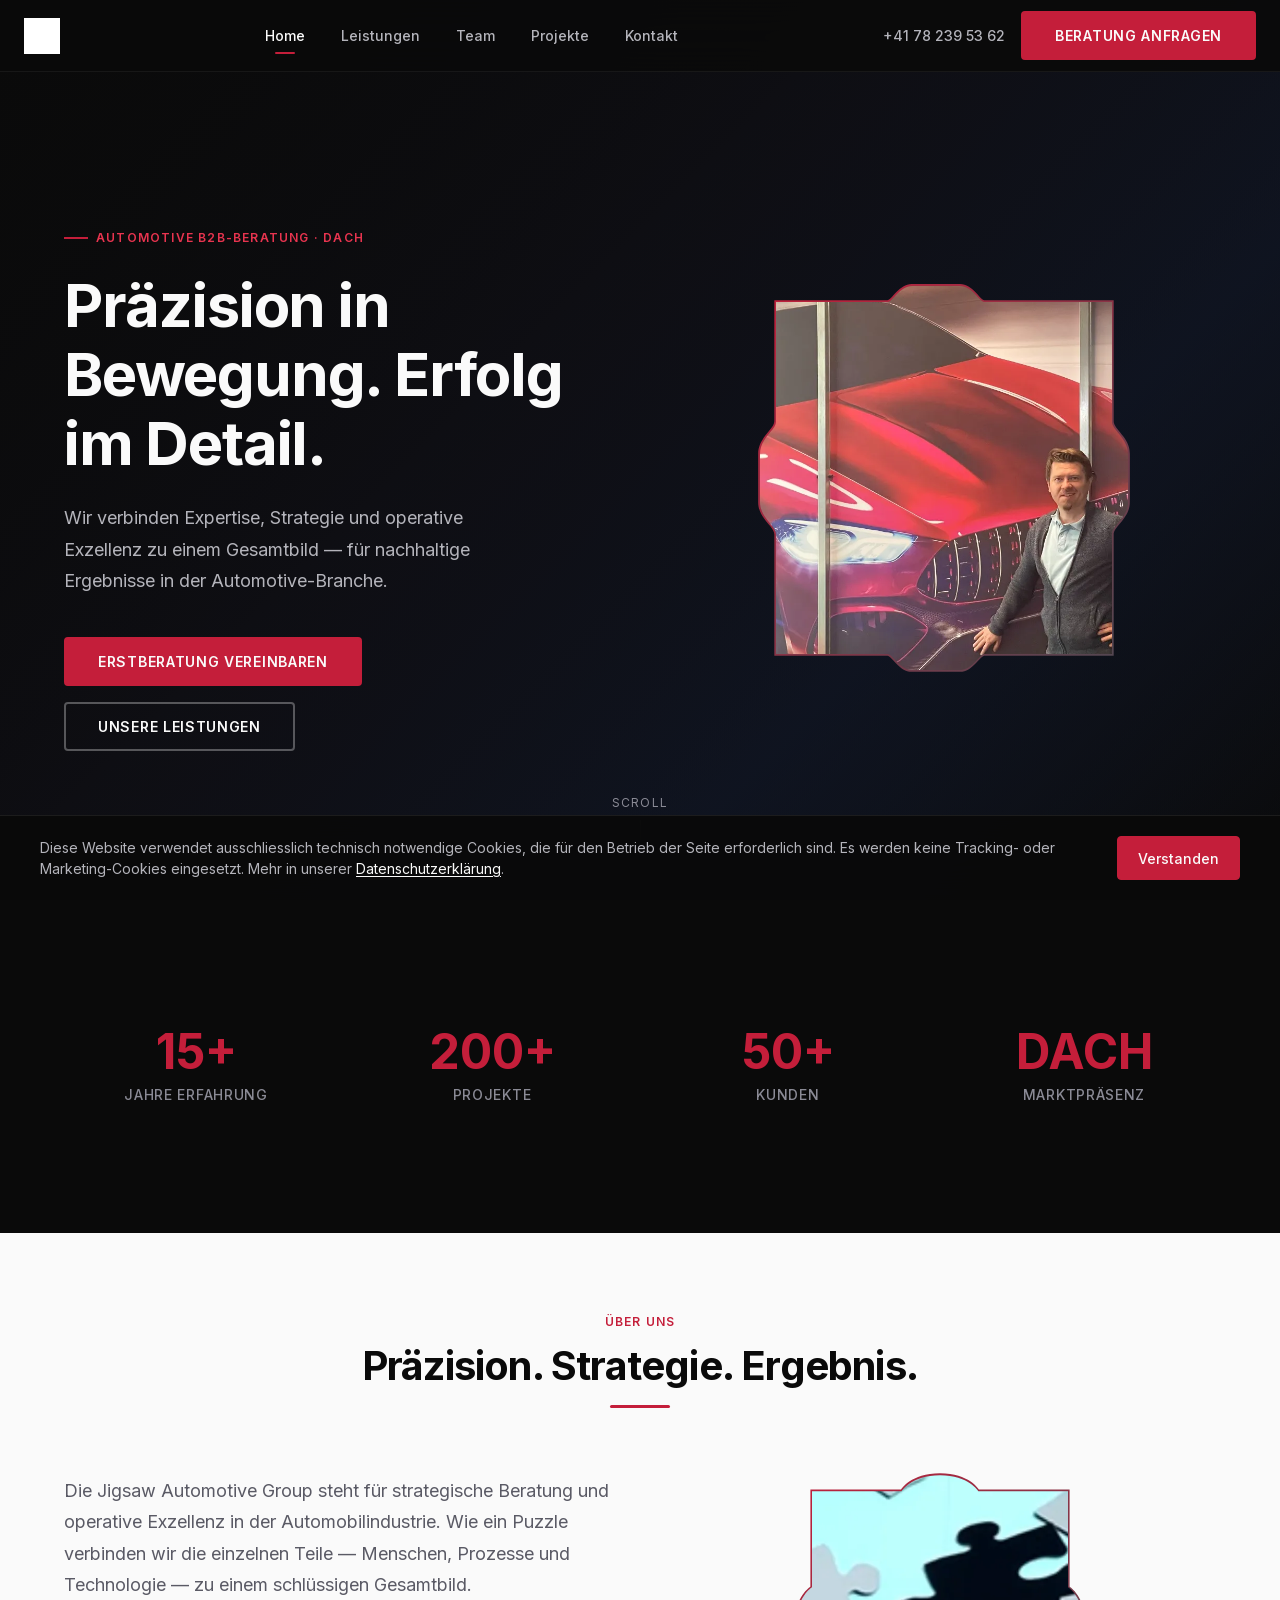
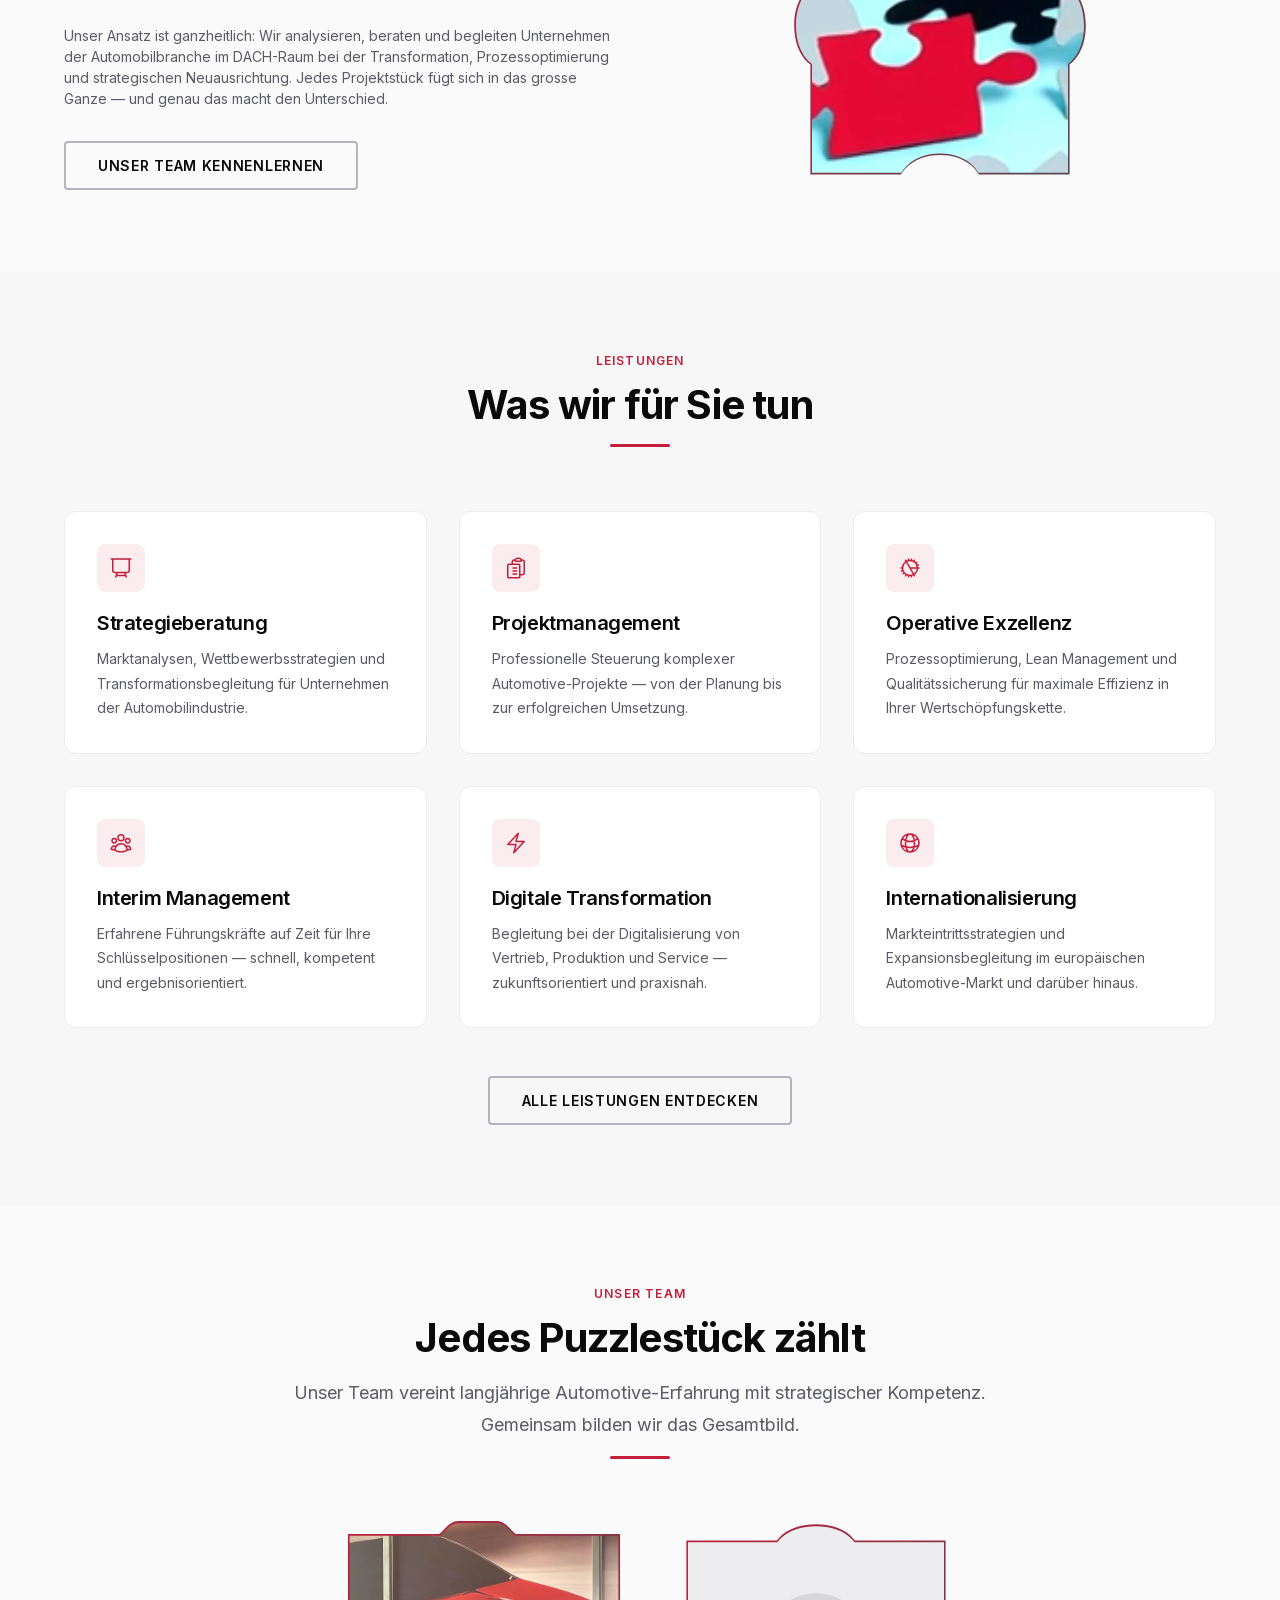
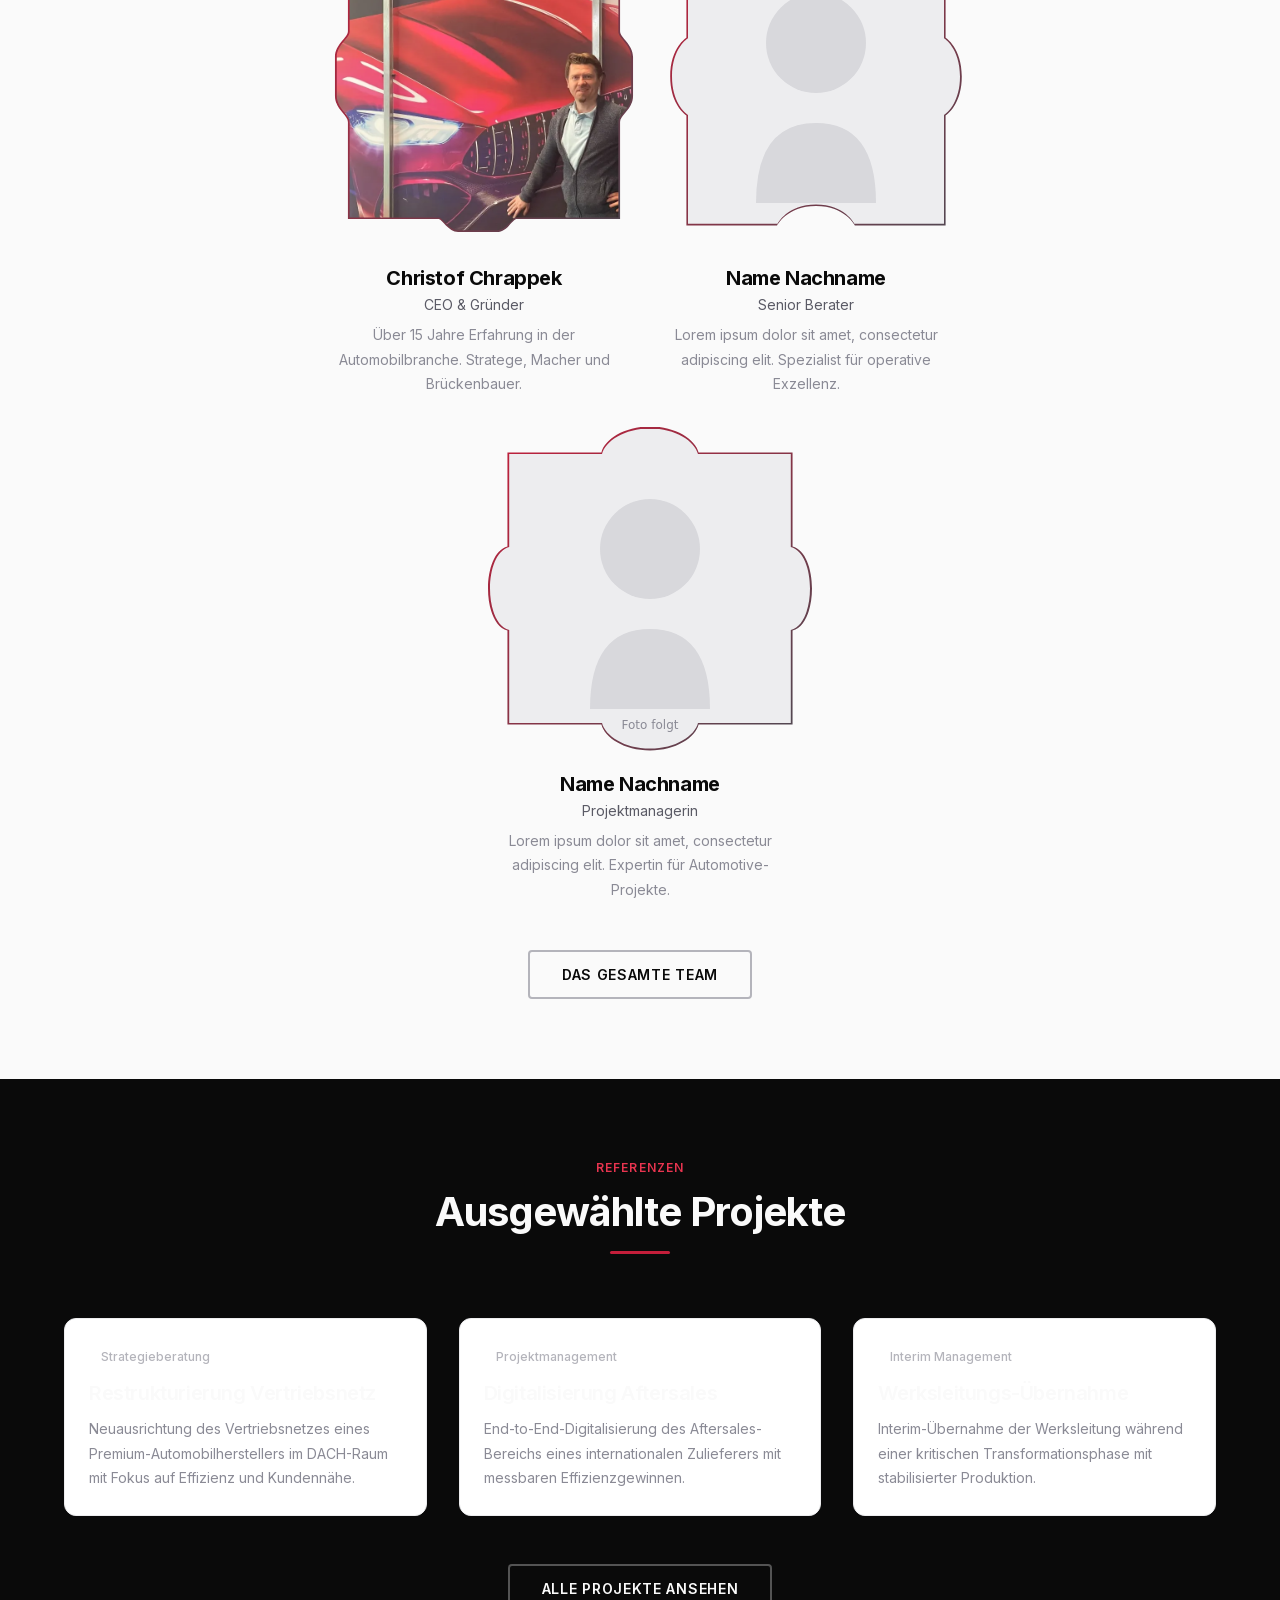
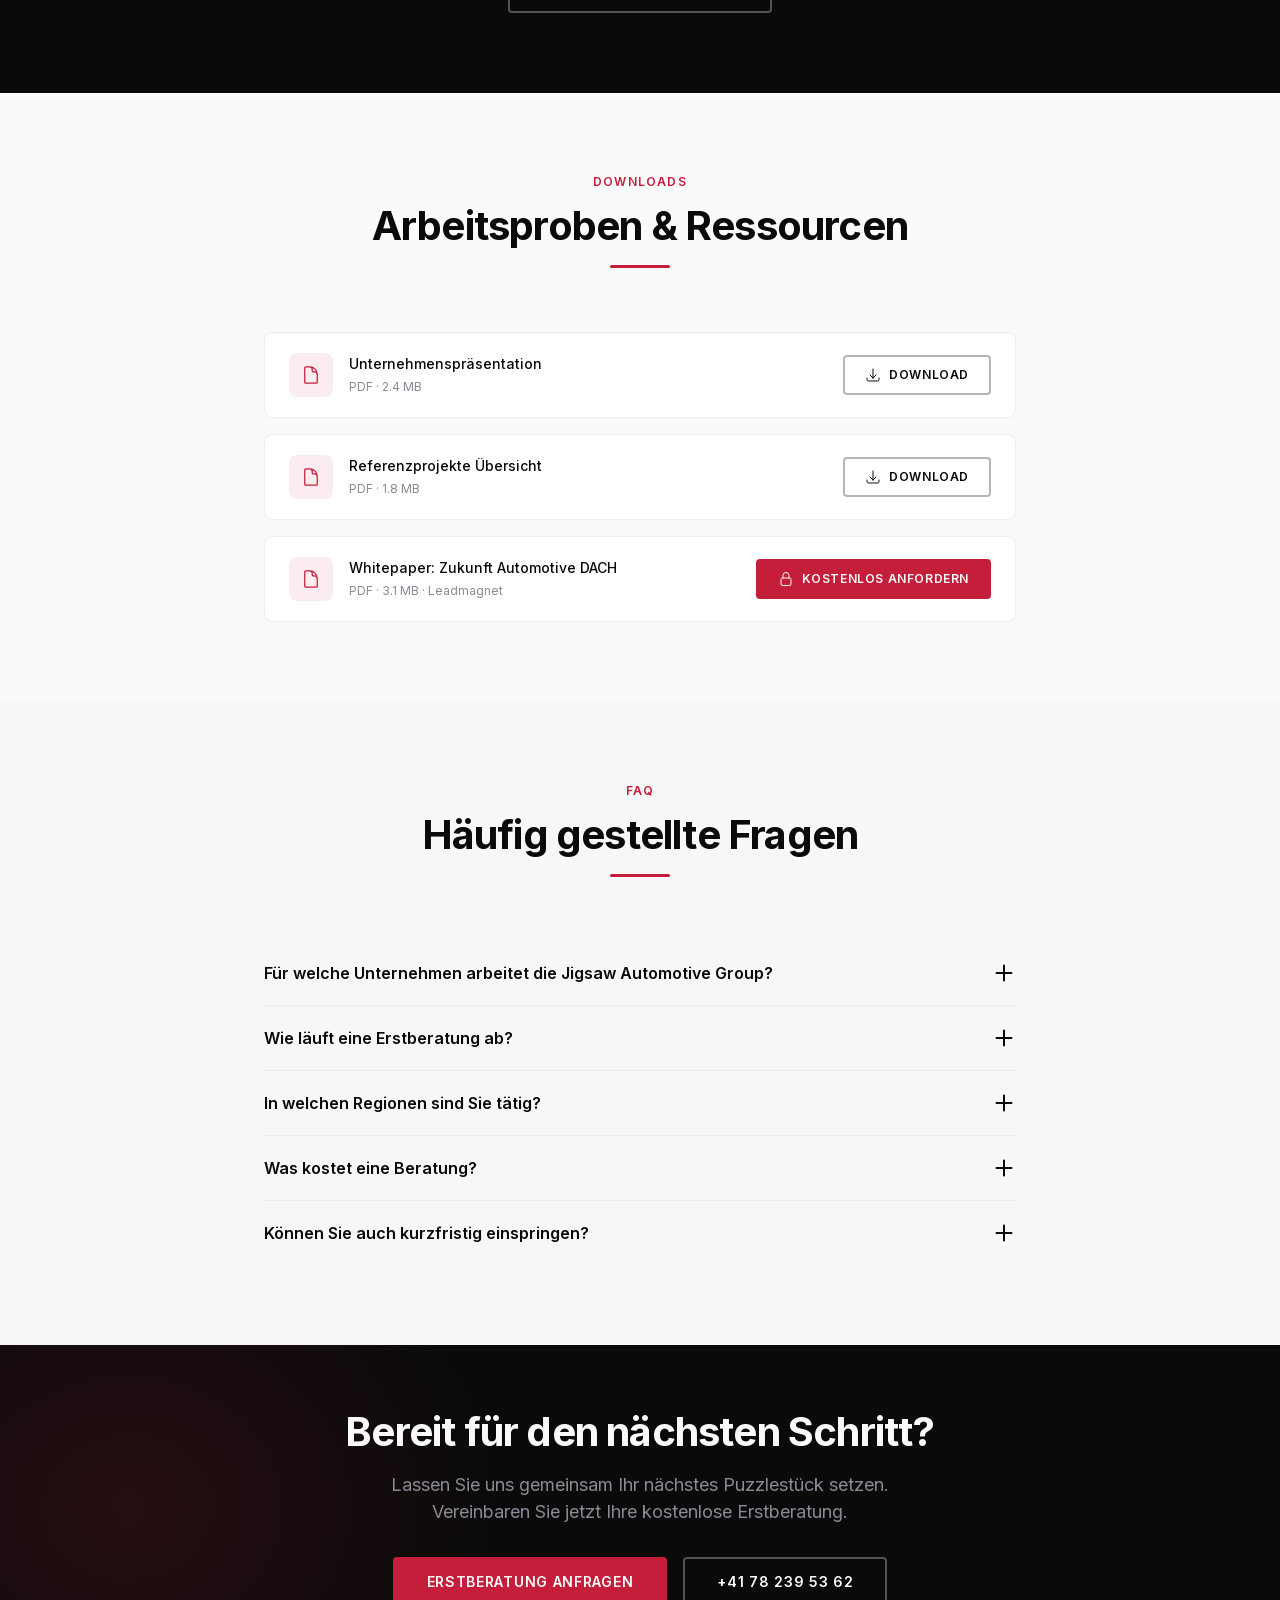
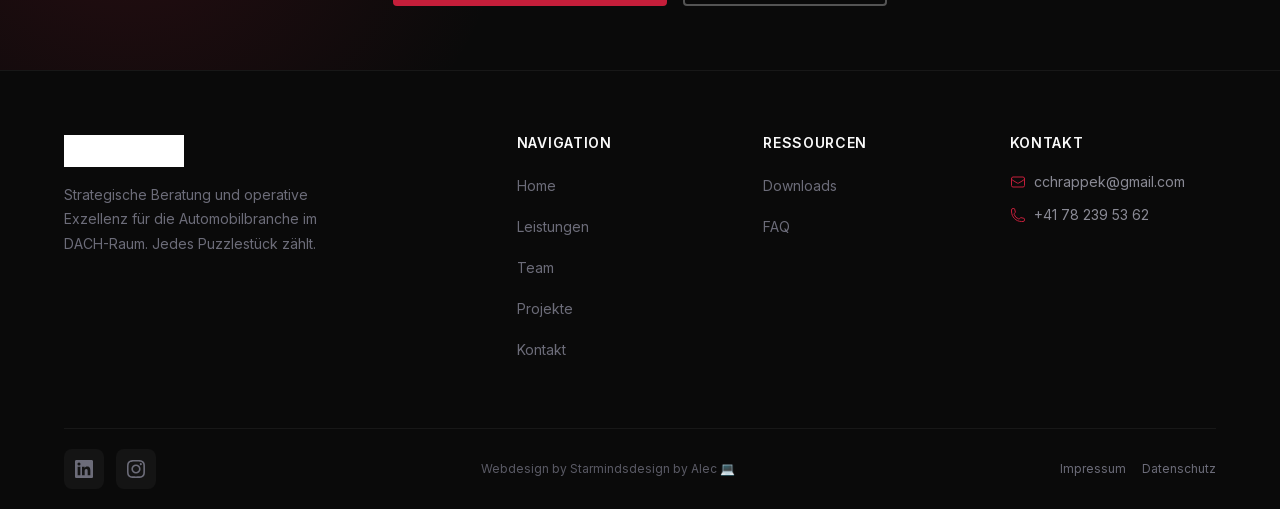
<file: index.html>
<!DOCTYPE html>
<html lang="de" dir="ltr">
<head>
  <meta charset="UTF-8">
  <meta name="viewport" content="width=device-width, initial-scale=1.0">

  <!-- SEO Meta Tags -->
  <title>Jigsaw Automotive Group — Strategische Beratung für die Automobilbranche | DACH</title>
  <meta name="description" content="Jigsaw Automotive Group bietet strategische Beratung, Projektmanagement und operative Exzellenz für die Automobilbranche im DACH-Raum. Vereinbaren Sie eine kostenlose Erstberatung.">
  <meta name="robots" content="index, follow">
  <link rel="canonical" href="https://jigsaw-automotive.github.io/">

  <!-- Open Graph / Social -->
  <meta property="og:type" content="website">
  <meta property="og:title" content="Jigsaw Automotive Group — Strategische Beratung für die Automobilbranche">
  <meta property="og:description" content="Strategische Beratung, Projektmanagement und operative Exzellenz für die Automobilbranche im DACH-Raum.">
  <meta property="og:url" content="https://jigsaw-automotive.github.io/">
  <meta property="og:image" content="https://jigsaw-automotive.github.io/assets/images/og-image.png">
  <meta property="og:locale" content="de_DE">
  <meta property="og:site_name" content="Jigsaw Automotive Group">

  <!-- Favicon -->
  <link rel="icon" type="image/png" href="assets/images/logo.png">

  <!-- Preload Critical Assets -->
  <link rel="preload" href="assets/fonts/inter/Inter-Variable.woff2" as="font" type="font/woff2" crossorigin>

  <!-- Stylesheet -->
  <link rel="stylesheet" href="css/style.css">

  <!-- Schema.org Structured Data -->
  <script type="application/ld+json">
  {
    "@context": "https://schema.org",
    "@type": "Organization",
    "name": "Jigsaw Automotive Group",
    "url": "https://jigsaw-automotive.github.io/",
    "logo": "https://jigsaw-automotive.github.io/assets/images/logo.png",
    "description": "Strategische Beratung, Projektmanagement und operative Exzellenz für die Automobilbranche im DACH-Raum.",
    "contactPoint": {
      "@type": "ContactPoint",
      "telephone": "+41782395362",
      "contactType": "customer service",
      "email": "cchrappek@gmail.com",
      "availableLanguage": ["Deutsch", "English"]
    },
    "address": {
      "@type": "PostalAddress",
      "addressCountry": "CH"
    },
    "sameAs": [
      "https://www.linkedin.com/company/jigsaw-automotive-group",
      "https://www.instagram.com/jigsaw_automotive"
    ]
  }
  </script>

  <!-- Content Security Policy (demonstrative, set via HTTP headers on production) -->
  <!-- 
    Production CSP should be set via server headers:
    Content-Security-Policy: default-src 'self'; script-src 'self'; style-src 'self' 'unsafe-inline'; img-src 'self' data:; font-src 'self'; form-action 'self' mailto:; frame-ancestors 'none'; base-uri 'self';
  -->
</head>
<body>
  <!-- Skip to Main Content — Accessibility -->
  <a href="#main" class="skip-link">Zum Inhalt springen</a>

  <!-- SVG Clip Path Definitions for Puzzle Pieces -->
  <svg width="0" height="0" aria-hidden="true" style="position:absolute">
    <defs>
      <!-- Puzzle Piece 1: Tab right + bottom, indent left + top -->
      <clipPath id="puzzle-clip-1" clipPathUnits="objectBoundingBox">
        <path d="M 0.08,0.04 L 0.36,0.04 C 0.37,0.04 0.39,0.0 0.42,0.0 C 0.46,0.0 0.50,0.0 0.54,0.0 C 0.57,0.0 0.59,0.04 0.60,0.04 L 0.92,0.04 L 0.92,0.34 C 0.92,0.36 0.96,0.38 0.96,0.42 C 0.96,0.46 0.96,0.50 0.96,0.54 C 0.96,0.58 0.92,0.60 0.92,0.62 L 0.92,0.92 L 0.60,0.92 C 0.59,0.92 0.57,0.96 0.54,0.96 C 0.50,0.96 0.46,0.96 0.42,0.96 C 0.39,0.96 0.37,0.92 0.36,0.92 L 0.08,0.92 L 0.08,0.62 C 0.08,0.60 0.04,0.58 0.04,0.54 C 0.04,0.50 0.04,0.46 0.04,0.42 C 0.04,0.38 0.08,0.36 0.08,0.34 Z"/>
      </clipPath>
      <!-- Puzzle Piece 2: Tab top + right, indent bottom + left -->
      <clipPath id="puzzle-clip-2" clipPathUnits="objectBoundingBox">
        <path d="M 0.10,0.06 L 0.38,0.06 C 0.38,0.06 0.41,0.01 0.50,0.01 C 0.59,0.01 0.62,0.06 0.62,0.06 L 0.90,0.06 L 0.90,0.36 C 0.90,0.36 0.95,0.39 0.95,0.48 C 0.95,0.57 0.90,0.60 0.90,0.60 L 0.90,0.94 L 0.62,0.94 C 0.62,0.94 0.59,0.88 0.50,0.88 C 0.41,0.88 0.38,0.94 0.38,0.94 L 0.10,0.94 L 0.10,0.60 C 0.10,0.60 0.05,0.57 0.05,0.48 C 0.05,0.39 0.10,0.36 0.10,0.36 Z"/>
      </clipPath>
      <!-- Puzzle Piece 3: Rounded variant -->
      <clipPath id="puzzle-clip-3" clipPathUnits="objectBoundingBox">
        <path d="M 0.06,0.08 L 0.35,0.08 C 0.36,0.04 0.42,0.0 0.50,0.0 C 0.58,0.0 0.64,0.04 0.65,0.08 L 0.94,0.08 L 0.94,0.37 C 0.98,0.38 1.0,0.44 1.0,0.50 C 1.0,0.56 0.98,0.62 0.94,0.63 L 0.94,0.92 L 0.65,0.92 C 0.64,0.96 0.58,1.0 0.50,1.0 C 0.42,1.0 0.36,0.96 0.35,0.92 L 0.06,0.92 L 0.06,0.63 C 0.02,0.62 0.0,0.56 0.0,0.50 C 0.0,0.44 0.02,0.38 0.06,0.37 Z"/>
      </clipPath>
    </defs>
  </svg>

  <!-- ========== HEADER ========== -->
  <header class="header" id="header" role="banner">
    <div class="header__inner">
      <a href="index.html" class="header__logo" aria-label="Jigsaw Automotive Group — Startseite">
        <img src="assets/images/logo.png" alt="Jigsaw Automotive Group Logo" width="120" height="36" loading="eager">
      </a>

      <nav class="nav" id="main-nav" role="navigation" aria-label="Hauptnavigation">
        <a href="index.html" class="nav__link active" aria-current="page">Home</a>
        <a href="leistungen.html" class="nav__link">Leistungen</a>
        <a href="team.html" class="nav__link">Team</a>
        <a href="projekte.html" class="nav__link">Projekte</a>
        <a href="kontakt.html" class="nav__link">Kontakt</a>
      </nav>

      <div class="header__contact">
        <a href="tel:+41782395362" data-cms="phone" class="header__phone" aria-label="Anrufen: +41 78 239 53 62">
          <svg xmlns="http://www.w3.org/2000/svg" fill="none" viewBox="0 0 24 24" stroke-width="1.5" stroke="currentColor" aria-hidden="true"><path stroke-linecap="round" stroke-linejoin="round" d="M2.25 6.75c0 8.284 6.716 15 15 15h2.25a2.25 2.25 0 002.25-2.25v-1.372c0-.516-.351-.966-.852-1.091l-4.423-1.106c-.44-.11-.902.055-1.173.417l-.97 1.293c-.282.376-.769.542-1.21.38a12.035 12.035 0 01-7.143-7.143c-.162-.441.004-.928.38-1.21l1.293-.97c.363-.271.527-.734.417-1.173L6.963 3.102a1.125 1.125 0 00-1.091-.852H4.5A2.25 2.25 0 002.25 4.5v2.25z"/></svg>
          +41 78 239 53 62
        </a>
        <a href="kontakt.html" class="btn btn--primary hide-mobile">Beratung anfragen</a>
        <button class="menu-toggle" id="menu-toggle" aria-expanded="false" aria-controls="main-nav" aria-label="Menü öffnen">
          <span class="menu-toggle__bar" aria-hidden="true"></span>
        </button>
      </div>
    </div>
  </header>
  <div class="nav-overlay" id="nav-overlay" aria-hidden="true"></div>

  <!-- ========== MAIN CONTENT ========== -->
  <main id="main" role="main">

    <!-- ===== HERO SECTION ===== -->
    <section class="hero" id="hero" aria-labelledby="hero-title">
      <div class="hero__bg" aria-hidden="true">
        <!-- Subtle gradient background, no external image needed -->
        <div style="width:100%;height:100%;background:linear-gradient(135deg, #0a0a0a 0%, #1a1a2e 40%, #16213e 70%, #0a0a0a 100%);"></div>
      </div>

      <div class="hero__content">
        <div class="hero__text">
          <span class="hero__overline">Automotive B2B-Beratung · DACH</span>
          <h1 id="hero-title" class="hero__title">
            Jedes Puzzlestück <span class="accent">zählt.</span><br>
            Ihr Partner für die Automobilbranche.
          </h1>
          <p class="hero__description">
            Wir verbinden Expertise, Strategie und operative Exzellenz zu einem Gesamtbild — für nachhaltige Ergebnisse in der Automotive-Branche.
          </p>
          <div class="hero__actions">
            <a href="kontakt.html" class="btn btn--primary">Erstberatung vereinbaren</a>
            <a href="leistungen.html" class="btn btn--outline">Unsere Leistungen</a>
          </div>
        </div>

        <div class="hero__visual" aria-hidden="true">
          <div class="puzzle-frame puzzle-frame--lg">
            <div class="puzzle-frame__border"></div>
            <img
              src="assets/images/christof-chrappek.webp"
              alt="Christof Chrappek, CEO der Jigsaw Automotive Group, vor einem roten Sportwagen"
              class="puzzle-frame__image"
              width="400"
              height="400"
              loading="eager"
            >
          </div>
        </div>
      </div>

      <div class="hero__scroll" aria-hidden="true">
        <span>Scroll</span>
        <div class="hero__scroll-line"></div>
      </div>
    </section>

    <!-- ===== TRUST / STATS SECTION ===== -->
    <section class="section section--dark" id="trust" aria-label="Kennzahlen">
      <div class="container">
        <div class="stats reveal">
          <div class="stat">
            <div class="stat__number">15+</div>
            <div class="stat__label">Jahre Erfahrung</div>
          </div>
          <div class="stat">
            <div class="stat__number">200+</div>
            <div class="stat__label">Projekte</div>
          </div>
          <div class="stat">
            <div class="stat__number">50+</div>
            <div class="stat__label">Kunden</div>
          </div>
          <div class="stat">
            <div class="stat__number">DACH</div>
            <div class="stat__label">Marktpräsenz</div>
          </div>
        </div>
      </div>
    </section>

    <!-- ===== ABOUT / VALUE PROPOSITION ===== -->
    <section class="section" id="ueber-uns" aria-labelledby="about-title">
      <div class="container">
        <div class="section-header reveal">
          <span class="overline">Über uns</span>
          <h2 id="about-title" class="heading-section">Präzision. Strategie. Ergebnis.</h2>
          <span class="accent-line"></span>
        </div>

        <div style="display:grid;grid-template-columns:1fr 1fr;gap:var(--space-12);align-items:center;" class="reveal">
          <div>
            <p class="body-large" style="margin-bottom:var(--space-6);">
              Die Jigsaw Automotive Group steht für strategische Beratung und operative Exzellenz in der Automobilindustrie. Wie ein Puzzle verbinden wir die einzelnen Teile — Menschen, Prozesse und Technologie — zu einem schlüssigen Gesamtbild.
            </p>
            <p class="body-small" style="margin-bottom:var(--space-8);">
              Unser Ansatz ist ganzheitlich: Wir analysieren, beraten und begleiten Unternehmen der Automobilbranche im DACH-Raum bei der Transformation, Prozessoptimierung und strategischen Neuausrichtung. Jedes Projektstück fügt sich in das grosse Ganze — und genau das macht den Unterschied.
            </p>
            <a href="team.html" class="btn btn--outline-dark">Unser Team kennenlernen</a>
          </div>
          <div style="display:flex;justify-content:center;">
            <div class="puzzle-frame puzzle-frame--v2">
              <div class="puzzle-frame__border"></div>
              <img
                src="assets/images/puzzle-pieces.webp"
                alt="Puzzlestücke in den Unternehmensfarben Rot, Schwarz und Weiss — Symbol für Zusammenarbeit und Präzision"
                class="puzzle-frame__image"
                width="320"
                height="320"
                loading="lazy"
              >
            </div>
          </div>
        </div>
      </div>
    </section>

    <!-- ===== LEISTUNGEN / SERVICES ===== -->
    <section class="section section--alt" id="leistungen" aria-labelledby="services-title">
      <div class="container">
        <div class="section-header reveal">
          <span class="overline">Leistungen</span>
          <h2 id="services-title" class="heading-section">Was wir für Sie tun</h2>
          <span class="accent-line"></span>
        </div>

        <div class="grid grid-3">
          <div class="card card--service reveal reveal-delay-1">
            <div class="card__icon">
              <svg xmlns="http://www.w3.org/2000/svg" fill="none" viewBox="0 0 24 24" stroke-width="1.5" stroke="currentColor" aria-hidden="true"><path stroke-linecap="round" stroke-linejoin="round" d="M3.75 3v11.25A2.25 2.25 0 006 16.5h2.25M3.75 3h-1.5m1.5 0h16.5m0 0h1.5m-1.5 0v11.25A2.25 2.25 0 0118 16.5h-2.25m-7.5 0h7.5m-7.5 0l-1 3m8.5-3l1 3m0 0l.5 1.5m-.5-1.5h-9.5m0 0l-.5 1.5"/></svg>
            </div>
            <h3 class="card__title">Strategieberatung</h3>
            <p class="card__text">Marktanalysen, Wettbewerbsstrategien und Transformationsbegleitung für Unternehmen der Automobilindustrie.</p>
          </div>

          <div class="card card--service reveal reveal-delay-2">
            <div class="card__icon">
              <svg xmlns="http://www.w3.org/2000/svg" fill="none" viewBox="0 0 24 24" stroke-width="1.5" stroke="currentColor" aria-hidden="true"><path stroke-linecap="round" stroke-linejoin="round" d="M9 12h3.75M9 15h3.75M9 18h3.75m3 .75H18a2.25 2.25 0 002.25-2.25V6.108c0-1.135-.845-2.098-1.976-2.192a48.424 48.424 0 00-1.123-.08m-5.801 0c-.065.21-.1.433-.1.664 0 .414.336.75.75.75h4.5a.75.75 0 00.75-.75 2.25 2.25 0 00-.1-.664m-5.8 0A2.251 2.251 0 0113.5 2.25H15a2.25 2.25 0 012.15 1.586m-5.8 0c-.376.023-.75.05-1.124.08C9.095 4.01 8.25 4.973 8.25 6.108V8.25m0 0H4.875c-.621 0-1.125.504-1.125 1.125v11.25c0 .621.504 1.125 1.125 1.125h9.75c.621 0 1.125-.504 1.125-1.125V9.375c0-.621-.504-1.125-1.125-1.125H8.25z"/></svg>
            </div>
            <h3 class="card__title">Projektmanagement</h3>
            <p class="card__text">Professionelle Steuerung komplexer Automotive-Projekte — von der Planung bis zur erfolgreichen Umsetzung.</p>
          </div>

          <div class="card card--service reveal reveal-delay-3">
            <div class="card__icon">
              <svg xmlns="http://www.w3.org/2000/svg" fill="none" viewBox="0 0 24 24" stroke-width="1.5" stroke="currentColor" aria-hidden="true"><path stroke-linecap="round" stroke-linejoin="round" d="M4.5 12a7.5 7.5 0 0015 0m-15 0a7.5 7.5 0 1115 0m-15 0H3m16.5 0H21m-1.5 0H12m-8.457 3.077l1.41-.513m14.095-5.13l1.41-.513M5.106 17.785l1.15-.964m11.49-9.642l1.149-.964M7.501 19.795l.75-1.3m7.5-12.99l.75-1.3m-6.063 16.658l.26-1.477m2.605-14.772l.26-1.477m0 17.726l-.26-1.477M10.698 4.614l-.26-1.477M16.5 19.794l-.75-1.299M7.5 4.205L12 12m0 0l4.5 7.795"/></svg>
            </div>
            <h3 class="card__title">Operative Exzellenz</h3>
            <p class="card__text">Prozessoptimierung, Lean Management und Qualitätssicherung für maximale Effizienz in Ihrer Wertschöpfungskette.</p>
          </div>

          <div class="card card--service reveal reveal-delay-1">
            <div class="card__icon">
              <svg xmlns="http://www.w3.org/2000/svg" fill="none" viewBox="0 0 24 24" stroke-width="1.5" stroke="currentColor" aria-hidden="true"><path stroke-linecap="round" stroke-linejoin="round" d="M18 18.72a9.094 9.094 0 003.741-.479 3 3 0 00-4.682-2.72m.94 3.198l.001.031c0 .225-.012.447-.037.666A11.944 11.944 0 0112 21c-2.17 0-4.207-.576-5.963-1.584A6.062 6.062 0 016 18.719m12 0a5.971 5.971 0 00-.941-3.197m0 0A5.995 5.995 0 0012 12.75a5.995 5.995 0 00-5.058 2.772m0 0a3 3 0 00-4.681 2.72 8.986 8.986 0 003.74.477m.94-3.197a5.971 5.971 0 00-.94 3.197M15 6.75a3 3 0 11-6 0 3 3 0 016 0zm6 3a2.25 2.25 0 11-4.5 0 2.25 2.25 0 014.5 0zm-13.5 0a2.25 2.25 0 11-4.5 0 2.25 2.25 0 014.5 0z"/></svg>
            </div>
            <h3 class="card__title">Interim Management</h3>
            <p class="card__text">Erfahrene Führungskräfte auf Zeit für Ihre Schlüsselpositionen — schnell, kompetent und ergebnisorientiert.</p>
          </div>

          <div class="card card--service reveal reveal-delay-2">
            <div class="card__icon">
              <svg xmlns="http://www.w3.org/2000/svg" fill="none" viewBox="0 0 24 24" stroke-width="1.5" stroke="currentColor" aria-hidden="true"><path stroke-linecap="round" stroke-linejoin="round" d="M3.75 13.5l10.5-11.25L12 10.5h8.25L9.75 21.75 12 13.5H3.75z"/></svg>
            </div>
            <h3 class="card__title">Digitale Transformation</h3>
            <p class="card__text">Begleitung bei der Digitalisierung von Vertrieb, Produktion und Service — zukunftsorientiert und praxisnah.</p>
          </div>

          <div class="card card--service reveal reveal-delay-3">
            <div class="card__icon">
              <svg xmlns="http://www.w3.org/2000/svg" fill="none" viewBox="0 0 24 24" stroke-width="1.5" stroke="currentColor" aria-hidden="true"><path stroke-linecap="round" stroke-linejoin="round" d="M12 21a9.004 9.004 0 008.716-6.747M12 21a9.004 9.004 0 01-8.716-6.747M12 21c2.485 0 4.5-4.03 4.5-9S14.485 3 12 3m0 18c-2.485 0-4.5-4.03-4.5-9S9.515 3 12 3m0 0a8.997 8.997 0 017.843 4.582M12 3a8.997 8.997 0 00-7.843 4.582m15.686 0A11.953 11.953 0 0112 10.5c-2.998 0-5.74-1.1-7.843-2.918m15.686 0A8.959 8.959 0 0121 12c0 .778-.099 1.533-.284 2.253m0 0A17.919 17.919 0 0112 16.5c-3.162 0-6.133-.815-8.716-2.247m0 0A9.015 9.015 0 013 12c0-1.605.42-3.113 1.157-4.418"/></svg>
            </div>
            <h3 class="card__title">Internationalisierung</h3>
            <p class="card__text">Markteintrittsstrategien und Expansionsbegleitung im europäischen Automotive-Markt und darüber hinaus.</p>
          </div>
        </div>

        <div class="text-center mt-12 reveal">
          <a href="leistungen.html" class="btn btn--outline-dark">Alle Leistungen entdecken</a>
        </div>
      </div>
    </section>

    <!-- ===== TEAM PREVIEW ===== -->
    <section class="section" id="team" aria-labelledby="team-title">
      <div class="container">
        <div class="section-header reveal">
          <span class="overline">Unser Team</span>
          <h2 id="team-title" class="heading-section">Jedes Puzzlestück zählt</h2>
          <p class="body-large mt-4">Unser Team vereint langjährige Automotive-Erfahrung mit strategischer Kompetenz. Gemeinsam bilden wir das Gesamtbild.</p>
          <span class="accent-line"></span>
        </div>

        <div class="puzzle-team-grid reveal">
          <div class="puzzle-team-member">
            <div class="puzzle-frame">
              <div class="puzzle-frame__border"></div>
              <img
                src="assets/images/christof-chrappek.webp"
                alt="Christof Chrappek — CEO und Gründer der Jigsaw Automotive Group"
                class="puzzle-frame__image"
                width="320"
                height="320"
                loading="lazy"
              >
            </div>
            <div class="puzzle-team-member__info">
              <h3 class="puzzle-team-member__name">Christof Chrappek</h3>
              <p class="puzzle-team-member__role">CEO & Gründer</p>
              <p class="puzzle-team-member__desc">Über 15 Jahre Erfahrung in der Automobilbranche. Stratege, Macher und Brückenbauer.</p>
            </div>
          </div>

          <div class="puzzle-team-member">
            <div class="puzzle-frame puzzle-frame--v2">
              <div class="puzzle-frame__border"></div>
              <img
                src="assets/images/placeholder-team-2.svg"
                alt="Teammitglied — Position folgt"
                class="puzzle-frame__image"
                width="320"
                height="320"
                loading="lazy"
              >
            </div>
            <div class="puzzle-team-member__info">
              <h3 class="puzzle-team-member__name">Name Nachname</h3>
              <p class="puzzle-team-member__role">Senior Berater</p>
              <p class="puzzle-team-member__desc">Lorem ipsum dolor sit amet, consectetur adipiscing elit. Spezialist für operative Exzellenz.</p>
            </div>
          </div>

          <div class="puzzle-team-member">
            <div class="puzzle-frame puzzle-frame--v3">
              <div class="puzzle-frame__border"></div>
              <img
                src="assets/images/placeholder-team-3.svg"
                alt="Teammitglied — Position folgt"
                class="puzzle-frame__image"
                width="320"
                height="320"
                loading="lazy"
              >
            </div>
            <div class="puzzle-team-member__info">
              <h3 class="puzzle-team-member__name">Name Nachname</h3>
              <p class="puzzle-team-member__role">Projektmanagerin</p>
              <p class="puzzle-team-member__desc">Lorem ipsum dolor sit amet, consectetur adipiscing elit. Expertin für Automotive-Projekte.</p>
            </div>
          </div>
        </div>

        <div class="text-center mt-12 reveal">
          <a href="team.html" class="btn btn--outline-dark">Das gesamte Team</a>
        </div>
      </div>
    </section>

    <!-- ===== PROJEKTE / REFERENZEN PREVIEW ===== -->
    <section class="section section--dark" id="projekte" aria-labelledby="projects-title">
      <div class="container">
        <div class="section-header reveal">
          <span class="overline">Referenzen</span>
          <h2 id="projects-title" class="heading-section">Ausgewählte Projekte</h2>
          <span class="accent-line"></span>
        </div>

        <div class="grid grid-3">
          <div class="card card--project glass-card--dark reveal reveal-delay-1">
            <div class="card--project__content">
              <span class="card--project__tag" style="background:rgba(255,255,255,0.08);color:var(--color-gray-300);">Strategieberatung</span>
              <h3 class="card__title" style="color:var(--color-white);">Restrukturierung Vertriebsnetz</h3>
              <p class="card__text" style="color:var(--color-gray-400);">Neuausrichtung des Vertriebsnetzes eines Premium-Automobilherstellers im DACH-Raum mit Fokus auf Effizienz und Kundennähe.</p>
            </div>
          </div>

          <div class="card card--project glass-card--dark reveal reveal-delay-2">
            <div class="card--project__content">
              <span class="card--project__tag" style="background:rgba(255,255,255,0.08);color:var(--color-gray-300);">Projektmanagement</span>
              <h3 class="card__title" style="color:var(--color-white);">Digitalisierung Aftersales</h3>
              <p class="card__text" style="color:var(--color-gray-400);">End-to-End-Digitalisierung des Aftersales-Bereichs eines internationalen Zulieferers mit messbaren Effizienzgewinnen.</p>
            </div>
          </div>

          <div class="card card--project glass-card--dark reveal reveal-delay-3">
            <div class="card--project__content">
              <span class="card--project__tag" style="background:rgba(255,255,255,0.08);color:var(--color-gray-300);">Interim Management</span>
              <h3 class="card__title" style="color:var(--color-white);">Werksleitungs-Übernahme</h3>
              <p class="card__text" style="color:var(--color-gray-400);">Interim-Übernahme der Werksleitung während einer kritischen Transformationsphase mit stabilisierter Produktion.</p>
            </div>
          </div>
        </div>

        <div class="text-center mt-12 reveal">
          <a href="projekte.html" class="btn btn--outline">Alle Projekte ansehen</a>
        </div>
      </div>
    </section>

    <!-- ===== DOWNLOAD / ARBEITSPROBEN ===== -->
    <section class="section" id="downloads" aria-labelledby="downloads-title">
      <div class="container container--narrow">
        <div class="section-header reveal">
          <span class="overline">Downloads</span>
          <h2 id="downloads-title" class="heading-section">Arbeitsproben & Ressourcen</h2>
          <span class="accent-line"></span>
        </div>

        <div style="display:flex;flex-direction:column;gap:var(--space-4);" class="reveal">
          <div class="download-item">
            <div class="download-item__info">
              <div class="download-item__icon">
                <svg xmlns="http://www.w3.org/2000/svg" fill="none" viewBox="0 0 24 24" stroke-width="1.5" stroke="currentColor" aria-hidden="true"><path stroke-linecap="round" stroke-linejoin="round" d="M19.5 14.25v-2.625a3.375 3.375 0 00-3.375-3.375h-1.5A1.125 1.125 0 0113.5 7.125v-1.5a3.375 3.375 0 00-3.375-3.375H8.25m2.25 0H5.625c-.621 0-1.125.504-1.125 1.125v17.25c0 .621.504 1.125 1.125 1.125h12.75c.621 0 1.125-.504 1.125-1.125V11.25a9 9 0 00-9-9z"/></svg>
              </div>
              <div>
                <div class="download-item__name">Unternehmenspräsentation</div>
                <div class="download-item__meta">PDF · 2.4 MB</div>
              </div>
            </div>
            <div class="download-item__action">
              <a href="assets/downloads/unternehmenspraesentation.pdf" class="btn btn--outline-dark" download>
                <svg xmlns="http://www.w3.org/2000/svg" fill="none" viewBox="0 0 24 24" stroke-width="1.5" stroke="currentColor" aria-hidden="true" style="width:16px;height:16px;"><path stroke-linecap="round" stroke-linejoin="round" d="M3 16.5v2.25A2.25 2.25 0 005.25 21h13.5A2.25 2.25 0 0021 18.75V16.5M16.5 12L12 16.5m0 0L7.5 12m4.5 4.5V3"/></svg>
                Download
              </a>
            </div>
          </div>

          <div class="download-item">
            <div class="download-item__info">
              <div class="download-item__icon">
                <svg xmlns="http://www.w3.org/2000/svg" fill="none" viewBox="0 0 24 24" stroke-width="1.5" stroke="currentColor" aria-hidden="true"><path stroke-linecap="round" stroke-linejoin="round" d="M19.5 14.25v-2.625a3.375 3.375 0 00-3.375-3.375h-1.5A1.125 1.125 0 0113.5 7.125v-1.5a3.375 3.375 0 00-3.375-3.375H8.25m2.25 0H5.625c-.621 0-1.125.504-1.125 1.125v17.25c0 .621.504 1.125 1.125 1.125h12.75c.621 0 1.125-.504 1.125-1.125V11.25a9 9 0 00-9-9z"/></svg>
              </div>
              <div>
                <div class="download-item__name">Referenzprojekte Übersicht</div>
                <div class="download-item__meta">PDF · 1.8 MB</div>
              </div>
            </div>
            <div class="download-item__action">
              <a href="assets/downloads/referenzprojekte.pdf" class="btn btn--outline-dark" download>
                <svg xmlns="http://www.w3.org/2000/svg" fill="none" viewBox="0 0 24 24" stroke-width="1.5" stroke="currentColor" aria-hidden="true" style="width:16px;height:16px;"><path stroke-linecap="round" stroke-linejoin="round" d="M3 16.5v2.25A2.25 2.25 0 005.25 21h13.5A2.25 2.25 0 0021 18.75V16.5M16.5 12L12 16.5m0 0L7.5 12m4.5 4.5V3"/></svg>
                Download
              </a>
            </div>
          </div>

          <div class="download-item">
            <div class="download-item__info">
              <div class="download-item__icon">
                <svg xmlns="http://www.w3.org/2000/svg" fill="none" viewBox="0 0 24 24" stroke-width="1.5" stroke="currentColor" aria-hidden="true"><path stroke-linecap="round" stroke-linejoin="round" d="M19.5 14.25v-2.625a3.375 3.375 0 00-3.375-3.375h-1.5A1.125 1.125 0 0113.5 7.125v-1.5a3.375 3.375 0 00-3.375-3.375H8.25m2.25 0H5.625c-.621 0-1.125.504-1.125 1.125v17.25c0 .621.504 1.125 1.125 1.125h12.75c.621 0 1.125-.504 1.125-1.125V11.25a9 9 0 00-9-9z"/></svg>
              </div>
              <div>
                <div class="download-item__name">Whitepaper: Zukunft Automotive DACH</div>
                <div class="download-item__meta">PDF · 3.1 MB · Leadmagnet</div>
              </div>
            </div>
            <div class="download-item__action">
              <button class="btn btn--primary" onclick="document.getElementById('leadmagnet-modal').showModal()" style="font-size:var(--font-size-xs);padding:var(--space-2) var(--space-5);min-height:40px;">
                <svg xmlns="http://www.w3.org/2000/svg" fill="none" viewBox="0 0 24 24" stroke-width="1.5" stroke="currentColor" aria-hidden="true" style="width:16px;height:16px;"><path stroke-linecap="round" stroke-linejoin="round" d="M16.5 10.5V6.75a4.5 4.5 0 10-9 0v3.75m-.75 11.25h10.5a2.25 2.25 0 002.25-2.25v-6.75a2.25 2.25 0 00-2.25-2.25H6.75a2.25 2.25 0 00-2.25 2.25v6.75a2.25 2.25 0 002.25 2.25z"/></svg>
                Kostenlos anfordern
              </button>
            </div>
          </div>
        </div>
      </div>
    </section>

    <!-- Leadmagnet Modal (native dialog) -->
    <dialog id="leadmagnet-modal" class="leadmagnet-dialog" aria-labelledby="leadmagnet-title">
      <div style="padding:var(--space-8);max-width:440px;">
        <h3 id="leadmagnet-title" style="font-size:var(--font-size-xl);margin-bottom:var(--space-2);">Whitepaper anfordern</h3>
        <p style="font-size:var(--font-size-sm);color:var(--color-text-secondary);margin-bottom:var(--space-6);">Erhalten Sie unser kostenloses Whitepaper zur Zukunft der Automotive-Branche im DACH-Raum.</p>
        <form id="leadmagnet-form" novalidate>
          <!-- Honeypot -->
          <div class="form-hp" aria-hidden="true">
            <label for="lm-website">Website</label>
            <input type="text" id="lm-website" name="website" tabindex="-1" autocomplete="off">
          </div>
          <div class="form-group">
            <label for="lm-name" class="form-label">Name</label>
            <input type="text" id="lm-name" name="name" class="form-input" required autocomplete="name">
          </div>
          <div class="form-group">
            <label for="lm-email" class="form-label form-label--required">E-Mail</label>
            <input type="email" id="lm-email" name="email" class="form-input" required autocomplete="email">
            <div class="form-error">Bitte geben Sie eine gültige E-Mail-Adresse ein.</div>
          </div>
          <div class="form-group">
            <label class="form-check">
              <input type="checkbox" name="consent" required>
              <span class="form-check__label">Ich stimme zu, dass meine Daten zur Bearbeitung meiner Anfrage verarbeitet werden. <a href="datenschutz.html">Datenschutz</a></span>
            </label>
          </div>
          <button type="submit" class="btn btn--primary" style="width:100%;">Whitepaper herunterladen</button>
        </form>
        <button onclick="this.closest('dialog').close()" style="position:absolute;top:var(--space-4);right:var(--space-4);background:none;border:none;cursor:pointer;color:var(--color-text-muted);font-size:var(--font-size-xl);min-width:44px;min-height:44px;display:flex;align-items:center;justify-content:center;" aria-label="Schliessen">✕</button>
        <div class="form-message form-message--success" id="leadmagnet-success">
          Vielen Dank! Der Download startet in Kürze.
        </div>
      </div>
    </dialog>

    <!-- ===== FAQ ===== -->
    <section class="section section--alt" id="faq" aria-labelledby="faq-title">
      <div class="container container--narrow">
        <div class="section-header reveal">
          <span class="overline">FAQ</span>
          <h2 id="faq-title" class="heading-section">Häufig gestellte Fragen</h2>
          <span class="accent-line"></span>
        </div>

        <div class="reveal">
          <div class="faq-item">
            <button class="faq-question" aria-expanded="false">
              <span>Für welche Unternehmen arbeitet die Jigsaw Automotive Group?</span>
              <svg class="faq-question__icon" xmlns="http://www.w3.org/2000/svg" fill="none" viewBox="0 0 24 24" stroke-width="2" stroke="currentColor" aria-hidden="true"><path stroke-linecap="round" stroke-linejoin="round" d="M12 4.5v15m7.5-7.5h-15"/></svg>
            </button>
            <div class="faq-answer" role="region">
              <p class="faq-answer__content">Wir arbeiten mit Automobilherstellern, Zulieferern, Händlergruppen und weiteren Akteuren der Automotive-Wertschöpfungskette im DACH-Raum und international zusammen.</p>
            </div>
          </div>

          <div class="faq-item">
            <button class="faq-question" aria-expanded="false">
              <span>Wie läuft eine Erstberatung ab?</span>
              <svg class="faq-question__icon" xmlns="http://www.w3.org/2000/svg" fill="none" viewBox="0 0 24 24" stroke-width="2" stroke="currentColor" aria-hidden="true"><path stroke-linecap="round" stroke-linejoin="round" d="M12 4.5v15m7.5-7.5h-15"/></svg>
            </button>
            <div class="faq-answer" role="region">
              <p class="faq-answer__content">In einem unverbindlichen 30-minütigen Gespräch analysieren wir Ihre aktuelle Situation, identifizieren Handlungsfelder und skizzieren erste Lösungsansätze. Die Erstberatung ist kostenlos.</p>
            </div>
          </div>

          <div class="faq-item">
            <button class="faq-question" aria-expanded="false">
              <span>In welchen Regionen sind Sie tätig?</span>
              <svg class="faq-question__icon" xmlns="http://www.w3.org/2000/svg" fill="none" viewBox="0 0 24 24" stroke-width="2" stroke="currentColor" aria-hidden="true"><path stroke-linecap="round" stroke-linejoin="round" d="M12 4.5v15m7.5-7.5h-15"/></svg>
            </button>
            <div class="faq-answer" role="region">
              <p class="faq-answer__content">Unser Schwerpunkt liegt im DACH-Raum (Deutschland, Österreich, Schweiz). Für internationale Projekte stehen wir ebenfalls zur Verfügung und arbeiten mit einem Netzwerk erfahrener Partner zusammen.</p>
            </div>
          </div>

          <div class="faq-item">
            <button class="faq-question" aria-expanded="false">
              <span>Was kostet eine Beratung?</span>
              <svg class="faq-question__icon" xmlns="http://www.w3.org/2000/svg" fill="none" viewBox="0 0 24 24" stroke-width="2" stroke="currentColor" aria-hidden="true"><path stroke-linecap="round" stroke-linejoin="round" d="M12 4.5v15m7.5-7.5h-15"/></svg>
            </button>
            <div class="faq-answer" role="region">
              <p class="faq-answer__content">Unsere Honorare richten sich nach Umfang und Komplexität des Projekts. Wir erstellen Ihnen nach der Erstberatung ein transparentes, individuelles Angebot — ohne versteckte Kosten.</p>
            </div>
          </div>

          <div class="faq-item">
            <button class="faq-question" aria-expanded="false">
              <span>Können Sie auch kurzfristig einspringen?</span>
              <svg class="faq-question__icon" xmlns="http://www.w3.org/2000/svg" fill="none" viewBox="0 0 24 24" stroke-width="2" stroke="currentColor" aria-hidden="true"><path stroke-linecap="round" stroke-linejoin="round" d="M12 4.5v15m7.5-7.5h-15"/></svg>
            </button>
            <div class="faq-answer" role="region">
              <p class="faq-answer__content">Ja, insbesondere im Bereich Interim Management sind wir auf schnelle Einsatzbereitschaft vorbereitet. Kontaktieren Sie uns und wir prüfen die Verfügbarkeit umgehend.</p>
            </div>
          </div>
        </div>
      </div>
    </section>

    <!-- Schema.org FAQ structured data -->
    <script type="application/ld+json">
    {
      "@context": "https://schema.org",
      "@type": "FAQPage",
      "mainEntity": [
        {
          "@type": "Question",
          "name": "Für welche Unternehmen arbeitet die Jigsaw Automotive Group?",
          "acceptedAnswer": {
            "@type": "Answer",
            "text": "Wir arbeiten mit Automobilherstellern, Zulieferern, Händlergruppen und weiteren Akteuren der Automotive-Wertschöpfungskette im DACH-Raum und international zusammen."
          }
        },
        {
          "@type": "Question",
          "name": "Wie läuft eine Erstberatung ab?",
          "acceptedAnswer": {
            "@type": "Answer",
            "text": "In einem unverbindlichen 30-minütigen Gespräch analysieren wir Ihre aktuelle Situation, identifizieren Handlungsfelder und skizzieren erste Lösungsansätze. Die Erstberatung ist kostenlos."
          }
        },
        {
          "@type": "Question",
          "name": "In welchen Regionen sind Sie tätig?",
          "acceptedAnswer": {
            "@type": "Answer",
            "text": "Unser Schwerpunkt liegt im DACH-Raum (Deutschland, Österreich, Schweiz). Für internationale Projekte stehen wir ebenfalls zur Verfügung."
          }
        },
        {
          "@type": "Question",
          "name": "Was kostet eine Beratung?",
          "acceptedAnswer": {
            "@type": "Answer",
            "text": "Unsere Honorare richten sich nach Umfang und Komplexität des Projekts. Wir erstellen Ihnen nach der Erstberatung ein transparentes, individuelles Angebot."
          }
        }
      ]
    }
    </script>

    <!-- ===== CTA BANNER ===== -->
    <section class="cta-banner" id="cta" aria-labelledby="cta-title">
      <div class="container">
        <div class="reveal">
          <h2 id="cta-title" class="cta-banner__title">Bereit für den nächsten Schritt?</h2>
          <p class="cta-banner__text">Lassen Sie uns gemeinsam Ihr nächstes Puzzlestück setzen. Vereinbaren Sie jetzt Ihre kostenlose Erstberatung.</p>
          <div class="cta-banner__actions">
            <a href="kontakt.html" class="btn btn--primary">Erstberatung anfragen</a>
            <a href="tel:+41782395362" data-cms="phone" class="btn btn--outline">
              <svg xmlns="http://www.w3.org/2000/svg" fill="none" viewBox="0 0 24 24" stroke-width="1.5" stroke="currentColor" aria-hidden="true" style="width:18px;height:18px;"><path stroke-linecap="round" stroke-linejoin="round" d="M2.25 6.75c0 8.284 6.716 15 15 15h2.25a2.25 2.25 0 002.25-2.25v-1.372c0-.516-.351-.966-.852-1.091l-4.423-1.106c-.44-.11-.902.055-1.173.417l-.97 1.293c-.282.376-.769.542-1.21.38a12.035 12.035 0 01-7.143-7.143c-.162-.441.004-.928.38-1.21l1.293-.97c.363-.271.527-.734.417-1.173L6.963 3.102a1.125 1.125 0 00-1.091-.852H4.5A2.25 2.25 0 002.25 4.5v2.25z"/></svg>
              +41 78 239 53 62
            </a>
          </div>
        </div>
      </div>
    </section>

  </main>

  <!-- ========== FOOTER ========== -->
  <footer class="footer" role="contentinfo">
    <div class="container">
      <div class="footer__main">
        <div class="footer__brand">
          <img src="assets/images/logo.png" alt="Jigsaw Automotive Group" class="footer__logo" width="120" height="32" loading="lazy">
          <p class="footer__brand-text">
            Strategische Beratung und operative Exzellenz für die Automobilbranche im DACH-Raum. Jedes Puzzlestück zählt.
          </p>
        </div>

        <div>
          <h3 class="footer__heading">Navigation</h3>
          <nav class="footer__links" aria-label="Footer-Navigation">
            <a href="index.html" class="footer__link">Home</a>
            <a href="leistungen.html" class="footer__link">Leistungen</a>
            <a href="team.html" class="footer__link">Team</a>
            <a href="projekte.html" class="footer__link">Projekte</a>
            <a href="kontakt.html" class="footer__link">Kontakt</a>
          </nav>
        </div>

        <div>
          <h3 class="footer__heading">Ressourcen</h3>
          <div class="footer__links">
            <a href="#downloads" class="footer__link">Downloads</a>
            <a href="#faq" class="footer__link">FAQ</a>
          </div>
        </div>

        <div>
          <h3 class="footer__heading">Kontakt</h3>
          <div class="footer__contact-item">
            <svg xmlns="http://www.w3.org/2000/svg" fill="none" viewBox="0 0 24 24" stroke-width="1.5" stroke="currentColor" aria-hidden="true"><path stroke-linecap="round" stroke-linejoin="round" d="M21.75 6.75v10.5a2.25 2.25 0 01-2.25 2.25h-15a2.25 2.25 0 01-2.25-2.25V6.75m19.5 0A2.25 2.25 0 0019.5 4.5h-15a2.25 2.25 0 00-2.25 2.25m19.5 0v.243a2.25 2.25 0 01-1.07 1.916l-7.5 4.615a2.25 2.25 0 01-2.36 0L3.32 8.91a2.25 2.25 0 01-1.07-1.916V6.75"/></svg>
            <a href="mailto:cchrappek@gmail.com" data-cms="email" style="color:inherit;">cchrappek@gmail.com</a>
          </div>
          <div class="footer__contact-item">
            <svg xmlns="http://www.w3.org/2000/svg" fill="none" viewBox="0 0 24 24" stroke-width="1.5" stroke="currentColor" aria-hidden="true"><path stroke-linecap="round" stroke-linejoin="round" d="M2.25 6.75c0 8.284 6.716 15 15 15h2.25a2.25 2.25 0 002.25-2.25v-1.372c0-.516-.351-.966-.852-1.091l-4.423-1.106c-.44-.11-.902.055-1.173.417l-.97 1.293c-.282.376-.769.542-1.21.38a12.035 12.035 0 01-7.143-7.143c-.162-.441.004-.928.38-1.21l1.293-.97c.363-.271.527-.734.417-1.173L6.963 3.102a1.125 1.125 0 00-1.091-.852H4.5A2.25 2.25 0 002.25 4.5v2.25z"/></svg>
            <a href="tel:+41782395362" data-cms="phone" style="color:inherit;">+41 78 239 53 62</a>
          </div>
        </div>
      </div>

      <div class="footer__bottom">
        <div class="footer__bottom-inner">
          <!-- Social Media -->
          <div class="footer__social">
            <a href="https://www.linkedin.com/company/jigsaw-automotive-group" class="footer__social-link" aria-label="LinkedIn" target="_blank" rel="noopener noreferrer">
              <svg xmlns="http://www.w3.org/2000/svg" viewBox="0 0 24 24" fill="currentColor" aria-hidden="true"><path d="M20.447 20.452h-3.554v-5.569c0-1.328-.027-3.037-1.852-3.037-1.853 0-2.136 1.445-2.136 2.939v5.667H9.351V9h3.414v1.561h.046c.477-.9 1.637-1.85 3.37-1.85 3.601 0 4.267 2.37 4.267 5.455v6.286zM5.337 7.433a2.062 2.062 0 01-2.063-2.065 2.064 2.064 0 112.063 2.065zm1.782 13.019H3.555V9h3.564v11.452zM22.225 0H1.771C.792 0 0 .774 0 1.729v20.542C0 23.227.792 24 1.771 24h20.451C23.2 24 24 23.227 24 22.271V1.729C24 .774 23.2 0 22.222 0h.003z"/></svg>
            </a>
            <a href="https://www.instagram.com/jigsaw_automotive" class="footer__social-link" aria-label="Instagram" target="_blank" rel="noopener noreferrer">
              <svg xmlns="http://www.w3.org/2000/svg" viewBox="0 0 24 24" fill="currentColor" aria-hidden="true"><path d="M12 0C8.74 0 8.333.015 7.053.072 5.775.132 4.905.333 4.14.63c-.789.306-1.459.717-2.126 1.384S.935 3.35.63 4.14C.333 4.905.131 5.775.072 7.053.012 8.333 0 8.74 0 12s.015 3.667.072 4.947c.06 1.277.261 2.148.558 2.913.306.788.717 1.459 1.384 2.126.667.666 1.336 1.079 2.126 1.384.766.296 1.636.499 2.913.558C8.333 23.988 8.74 24 12 24s3.667-.015 4.947-.072c1.277-.06 2.148-.262 2.913-.558.788-.306 1.459-.718 2.126-1.384.666-.667 1.079-1.335 1.384-2.126.296-.765.499-1.636.558-2.913.06-1.28.072-1.687.072-4.947s-.015-3.667-.072-4.947c-.06-1.277-.262-2.149-.558-2.913-.306-.789-.718-1.459-1.384-2.126C21.319 1.347 20.651.935 19.86.63c-.765-.297-1.636-.499-2.913-.558C15.667.012 15.26 0 12 0zm0 2.16c3.203 0 3.585.016 4.85.071 1.17.055 1.805.249 2.227.415.562.217.96.477 1.382.896.419.42.679.819.896 1.381.164.422.36 1.057.413 2.227.057 1.266.07 1.646.07 4.85s-.015 3.585-.074 4.85c-.061 1.17-.256 1.805-.421 2.227-.224.562-.479.96-.899 1.382-.419.419-.824.679-1.38.896-.42.164-1.065.36-2.235.413-1.274.057-1.649.07-4.859.07-3.211 0-3.586-.015-4.859-.074-1.171-.061-1.816-.256-2.236-.421-.569-.224-.96-.479-1.379-.899-.421-.419-.69-.824-.9-1.38-.165-.42-.359-1.065-.42-2.235-.045-1.26-.061-1.649-.061-4.844 0-3.196.016-3.586.061-4.861.061-1.17.255-1.814.42-2.234.21-.57.479-.96.9-1.381.419-.419.81-.689 1.379-.898.42-.166 1.051-.361 2.221-.421 1.275-.045 1.65-.06 4.859-.06l.045.03zm0 3.678a6.162 6.162 0 100 12.324 6.162 6.162 0 100-12.324zM12 16c-2.21 0-4-1.79-4-4s1.79-4 4-4 4 1.79 4 4-1.79 4-4 4zm7.846-10.405a1.441 1.441 0 11-2.882 0 1.441 1.441 0 012.882 0z"/></svg>
            </a>
          </div>

          <!-- Credit -->
          <div class="footer__credit">
            Webdesign by Starmindsdesign by Alec 💻
          </div>

          <!-- Legal Links -->
          <div class="footer__legal">
            <a href="impressum.html">Impressum</a>
            <a href="datenschutz.html">Datenschutz</a>
          </div>
        </div>
      </div>
    </div>
  </footer>

  <!-- ========== COOKIE BANNER ========== -->
  <div class="cookie-banner" id="cookie-banner" role="dialog" aria-label="Cookie-Hinweis" aria-describedby="cookie-text">
    <div class="cookie-banner__inner">
      <p class="cookie-banner__text" id="cookie-text">
        Diese Website verwendet ausschliesslich technisch notwendige Cookies, die für den Betrieb der Seite erforderlich sind. Es werden keine Tracking- oder Marketing-Cookies eingesetzt. Mehr in unserer <a href="datenschutz.html">Datenschutzerklärung</a>.
      </p>
      <div class="cookie-banner__actions">
        <button class="cookie-banner__btn cookie-banner__btn--accept" id="cookie-accept" aria-label="Cookie-Hinweis akzeptieren">Verstanden</button>
      </div>
    </div>
  </div>

  <!-- ========== JAVASCRIPT ========== -->
  <script src="js/main.js" defer></script>
</body>
</html>
</file>
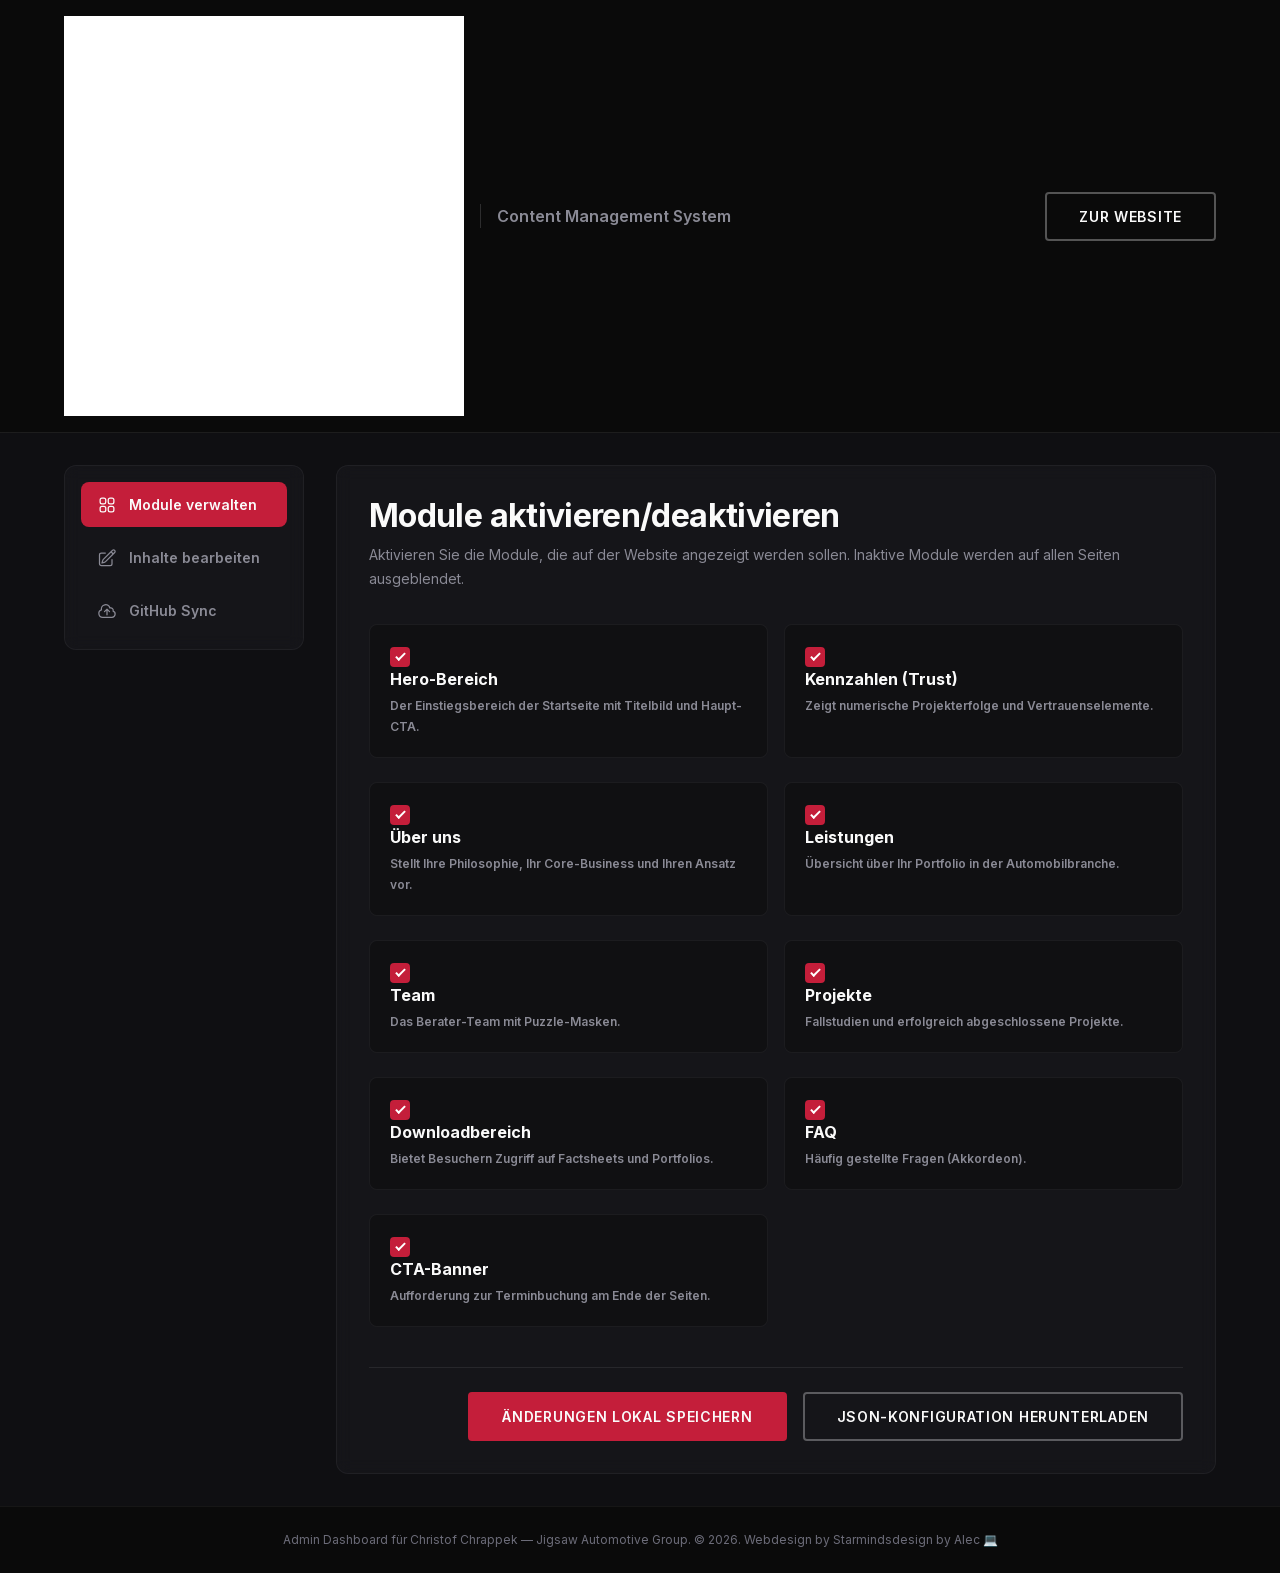
<file: admin/index.html>
<!DOCTYPE html>
<html lang="de" dir="ltr">
<head>
  <meta charset="UTF-8">
  <meta name="viewport" content="width=device-width, initial-scale=1.0">
  <title>Admin Dashboard — Jigsaw Automotive Group</title>
  <meta name="robots" content="noindex, nofollow">
  <link rel="icon" type="image/png" href="../assets/images/logo.png">
  <link rel="preload" href="../assets/fonts/inter/Inter-Variable.woff2" as="font" type="font/woff2" crossorigin>
  <link rel="stylesheet" href="../css/style.css">
  <link rel="stylesheet" href="admin.css">
</head>
<body class="admin-body">
  <header class="admin-header">
    <div class="admin-header__inner">
      <div class="admin-header__brand">
        <img src="../assets/images/logo.png" alt="Jigsaw Automotive Group" height="32" class="admin-logo">
        <span class="admin-header__title">Content Management System</span>
      </div>
      <a href="../index.html" class="btn btn--outline btn--sm">Zur Website</a>
    </div>
  </header>

  <main class="admin-main">
    <div class="admin-container">
      <div class="admin-grid">
        <!-- Sidebar Navigation -->
        <aside class="admin-sidebar">
          <nav class="admin-nav" role="navigation" aria-label="CMS Navigation">
            <button class="admin-nav__btn active" data-tab="modules">
              <svg xmlns="http://www.w3.org/2000/svg" fill="none" viewBox="0 0 24 24" stroke-width="1.5" stroke="currentColor" width="20" height="20"><path stroke-linecap="round" stroke-linejoin="round" d="M3.75 6A2.25 2.25 0 016 3.75h2.25A2.25 2.25 0 0110.5 6v2.25a2.25 2.25 0 01-2.25 2.25H6a2.25 2.25 0 01-2.25-2.25V6zM3.75 15.75A2.25 2.25 0 016 13.5h2.25a2.25 2.25 0 012.25 2.25V18a2.25 2.25 0 01-2.25 2.25H6A2.25 2.25 0 013.75 18v-2.25zM13.5 6a2.25 2.25 0 012.25-2.25H18A2.25 2.25 0 0120.25 6v2.25A2.25 2.25 0 0118 10.5h-2.25a2.25 2.25 0 01-2.25-2.25V6zM13.5 15.75a2.25 2.25 0 012.25-2.25H18a2.25 2.25 0 012.25 2.25V18A2.25 2.25 0 0118 20.25h-2.25A2.25 2.25 0 0113.5 18v-2.25z" /></svg>
              Module verwalten
            </button>
            <button class="admin-nav__btn" data-tab="content">
              <svg xmlns="http://www.w3.org/2000/svg" fill="none" viewBox="0 0 24 24" stroke-width="1.5" stroke="currentColor" width="20" height="20"><path stroke-linecap="round" stroke-linejoin="round" d="M16.862 4.487l1.687-1.688a1.875 1.875 0 112.652 2.652L10.582 16.07a4.5 4.5 0 01-1.897 1.13L6 18l.8-2.685a4.5 4.5 0 011.13-1.897l8.932-8.931zm0 0L19.5 7.125M18 14v4.75A2.25 2.25 0 0115.75 21H5.25A2.25 2.25 0 013 18.75V8.25A2.25 2.25 0 015.25 6H10" /></svg>
              Inhalte bearbeiten
            </button>
            <button class="admin-nav__btn" data-tab="github">
              <svg xmlns="http://www.w3.org/2000/svg" fill="none" viewBox="0 0 24 24" stroke-width="1.5" stroke="currentColor" width="20" height="20"><path stroke-linecap="round" stroke-linejoin="round" d="M12 16.5V9.75m0 0l3 3m-3-3l-3 3M6.75 19.5a4.5 4.5 0 01-1.41-8.775 5.25 5.25 0 0110.233-2.33 3 3 0 013.758 3.848A3.752 3.752 0 0118 19.5H6.75z" /></svg>
              GitHub Sync
            </button>
          </nav>
        </aside>

        <!-- Content Area -->
        <section class="admin-content" aria-label="Editor">
          <form id="admin-form">
            <!-- TAB: MODULES -->
            <div class="admin-tab-content active" id="tab-modules">
              <h2>Module aktivieren/deaktivieren</h2>
              <p class="admin-section-desc">Aktivieren Sie die Module, die auf der Website angezeigt werden sollen. Inaktive Module werden auf allen Seiten ausgeblendet.</p>
              
              <div class="module-cards">
                <label class="module-card">
                  <input type="checkbox" name="module_hero" checked>
                  <span class="module-card__checkbox"></span>
                  <span class="module-card__info">
                    <span class="module-card__title">Hero-Bereich</span>
                    <span class="module-card__desc">Der Einstiegsbereich der Startseite mit Titelbild und Haupt-CTA.</span>
                  </span>
                </label>
                
                <label class="module-card">
                  <input type="checkbox" name="module_trust" checked>
                  <span class="module-card__checkbox"></span>
                  <span class="module-card__info">
                    <span class="module-card__title">Kennzahlen (Trust)</span>
                    <span class="module-card__desc">Zeigt numerische Projekterfolge und Vertrauenselemente.</span>
                  </span>
                </label>

                <label class="module-card">
                  <input type="checkbox" name="module_ueber-uns" checked>
                  <span class="module-card__checkbox"></span>
                  <span class="module-card__info">
                    <span class="module-card__title">Über uns</span>
                    <span class="module-card__desc">Stellt Ihre Philosophie, Ihr Core-Business und Ihren Ansatz vor.</span>
                  </span>
                </label>

                <label class="module-card">
                  <input type="checkbox" name="module_leistungen" checked>
                  <span class="module-card__checkbox"></span>
                  <span class="module-card__info">
                    <span class="module-card__title">Leistungen</span>
                    <span class="module-card__desc">Übersicht über Ihr Portfolio in der Automobilbranche.</span>
                  </span>
                </label>

                <label class="module-card">
                  <input type="checkbox" name="module_team" checked>
                  <span class="module-card__checkbox"></span>
                  <span class="module-card__info">
                    <span class="module-card__title">Team</span>
                    <span class="module-card__desc">Das Berater-Team mit Puzzle-Masken.</span>
                  </span>
                </label>

                <label class="module-card">
                  <input type="checkbox" name="module_projekte" checked>
                  <span class="module-card__checkbox"></span>
                  <span class="module-card__info">
                    <span class="module-card__title">Projekte</span>
                    <span class="module-card__desc">Fallstudien und erfolgreich abgeschlossene Projekte.</span>
                  </span>
                </label>

                <label class="module-card">
                  <input type="checkbox" name="module_downloads" checked>
                  <span class="module-card__checkbox"></span>
                  <span class="module-card__info">
                    <span class="module-card__title">Downloadbereich</span>
                    <span class="module-card__desc">Bietet Besuchern Zugriff auf Factsheets und Portfolios.</span>
                  </span>
                </label>

                <label class="module-card">
                  <input type="checkbox" name="module_faq" checked>
                  <span class="module-card__checkbox"></span>
                  <span class="module-card__info">
                    <span class="module-card__title">FAQ</span>
                    <span class="module-card__desc">Häufig gestellte Fragen (Akkordeon).</span>
                  </span>
                </label>

                <label class="module-card">
                  <input type="checkbox" name="module_cta" checked>
                  <span class="module-card__checkbox"></span>
                  <span class="module-card__info">
                    <span class="module-card__title">CTA-Banner</span>
                    <span class="module-card__desc">Aufforderung zur Terminbuchung am Ende der Seiten.</span>
                  </span>
                </label>
              </div>
            </div>

            <!-- TAB: CONTENT -->
            <div class="admin-tab-content" id="tab-content">
              <h2>Allgemeine Inhalte bearbeiten</h2>
              <p class="admin-section-desc">Passen Sie die Texte, Kontaktdaten und Verweise der Website an.</p>
              
              <div class="form-section">
                <h3>Firmendetails & Kontakt</h3>
                <div class="form-grid">
                  <div class="form-group">
                    <label for="company_name">Firmenname</label>
                    <input type="text" id="company_name" name="company_name">
                  </div>
                  <div class="form-group">
                    <label for="company_contact">Ansprechpartner</label>
                    <input type="text" id="company_contact" name="company_contact">
                  </div>
                  <div class="form-group">
                    <label for="company_email">E-Mail-Adresse</label>
                    <input type="email" id="company_email" name="company_email">
                  </div>
                  <div class="form-group">
                    <label for="company_phone">Telefonnummer</label>
                    <input type="text" id="company_phone" name="company_phone">
                  </div>
                  <div class="form-group">
                    <label for="company_address">Standort / Adresse</label>
                    <input type="text" id="company_address" name="company_address">
                  </div>
                  <div class="form-group">
                    <label for="company_branding">Branding-Hinweis (Footer)</label>
                    <input type="text" id="company_branding" name="company_branding">
                  </div>
                </div>
              </div>

              <div class="form-section">
                <h3>Hero-Bereich</h3>
                <div class="form-group">
                  <label for="hero_title">Hauptüberschrift (Hero)</label>
                  <input type="text" id="hero_title" name="hero_title">
                </div>
                <div class="form-group">
                  <label for="hero_subtitle">Unterüberschrift (Hero)</label>
                  <textarea id="hero_subtitle" name="hero_subtitle" rows="3"></textarea>
                </div>
              </div>

              <div class="form-section">
                <h3>Über uns</h3>
                <div class="form-group">
                  <label for="about_overline">Overline</label>
                  <input type="text" id="about_overline" name="about_overline">
                </div>
                <div class="form-group">
                  <label for="about_title">Überschrift</label>
                  <input type="text" id="about_title" name="about_title">
                </div>
                <div class="form-group">
                  <label for="about_lead">Einleitungstext (fett)</label>
                  <textarea id="about_lead" name="about_lead" rows="3"></textarea>
                </div>
                <div class="form-group">
                  <label for="about_body">Haupttext</label>
                  <textarea id="about_body" name="about_body" rows="4"></textarea>
                </div>
              </div>
            </div>

            <!-- TAB: GITHUB SYNC -->
            <div class="admin-tab-content" id="tab-github">
              <h2>Direkte Veröffentlichung auf GitHub</h2>
              <p class="admin-section-desc">Dieses Static CMS kann Änderungen direkt per API in Ihr GitHub-Repository einpflegen. Geben Sie dazu Ihre Zugangsdaten ein. Diese werden nur lokal im Browser verarbeitet.</p>
              
              <div class="form-section">
                <h3>GitHub-Zugangsdaten (lokal gespeichert)</h3>
                <div class="form-grid">
                  <div class="form-group">
                    <label for="gh_token">GitHub Personal Access Token (PAT)</label>
                    <input type="password" id="gh_token" placeholder="ghp_xxxxxxxxxxxxxxxxxxxx">
                    <small>Benötigt Schreibrechte auf das Repository (contents permission).</small>
                  </div>
                  <div class="form-group">
                    <label for="gh_owner">Repository Eigentümer (Username)</label>
                    <input type="text" id="gh_owner" placeholder="z. B. ChristofChrappek">
                  </div>
                  <div class="form-group">
                    <label for="gh_repo">Repository Name</label>
                    <input type="text" id="gh_repo" placeholder="z. B. jigsaw-automotive">
                  </div>
                  <div class="form-group">
                    <label for="gh_branch">Branch</label>
                    <input type="text" id="gh_branch" placeholder="main" value="main">
                  </div>
                </div>
              </div>

              <div class="github-status" id="github-status-box" style="display:none;">
                <div class="github-status__title" id="github-status-title">Status</div>
                <div class="github-status__message" id="github-status-msg">Bereit zum Übertragen.</div>
              </div>
            </div>

            <!-- Global Actions -->
            <div class="admin-actions">
              <button type="submit" class="btn btn--primary" id="btn-save">Änderungen lokal speichern</button>
              <button type="button" class="btn btn--outline" id="btn-download">JSON-Konfiguration herunterladen</button>
              <button type="button" class="btn btn--primary" id="btn-publish" style="display:none; background-color: #2da44e;">Auf GitHub veröffentlichen 🚀</button>
            </div>
          </form>
        </section>
      </div>
    </div>
  </main>

  <footer class="admin-footer">
    <p>Admin Dashboard für Christof Chrappek — Jigsaw Automotive Group. &copy; 2026. Webdesign by Starmindsdesign by Alec 💻</p>
  </footer>

  <script src="admin.js"></script>
</body>
</html>
</file>
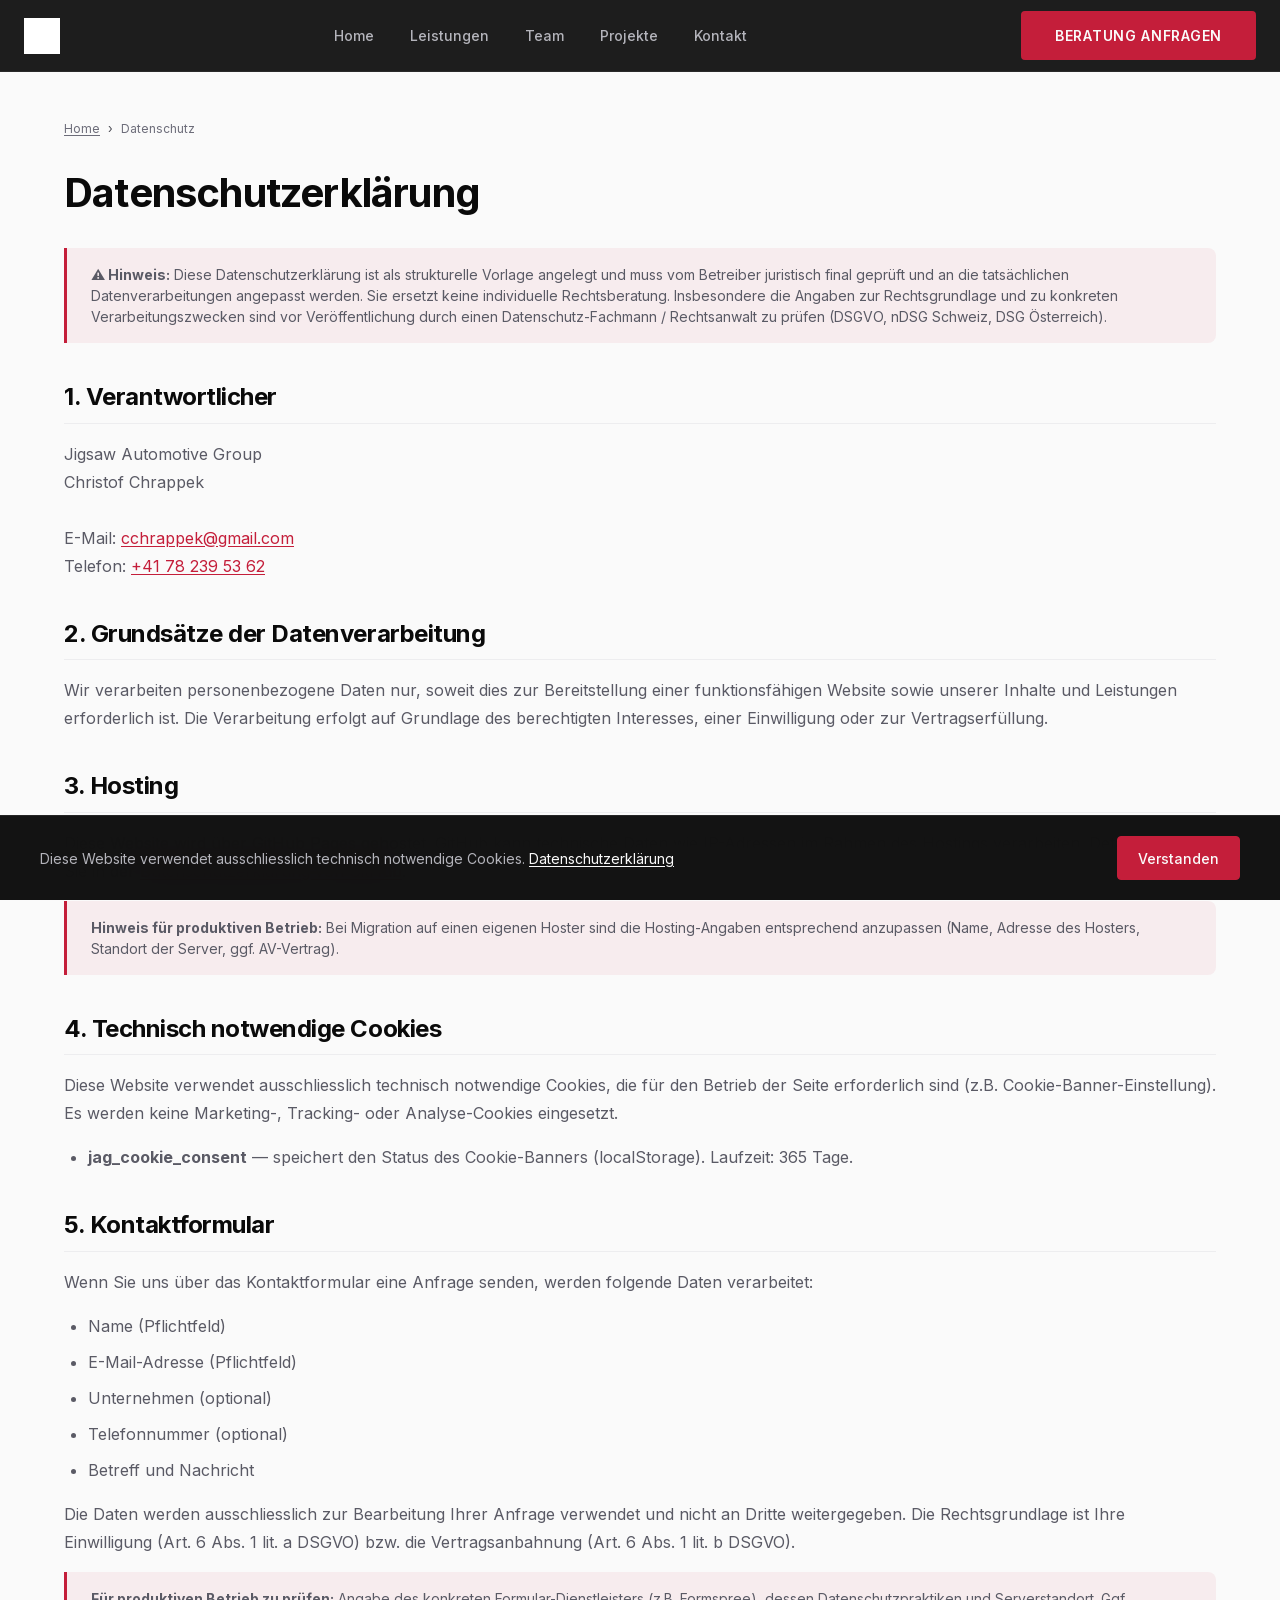
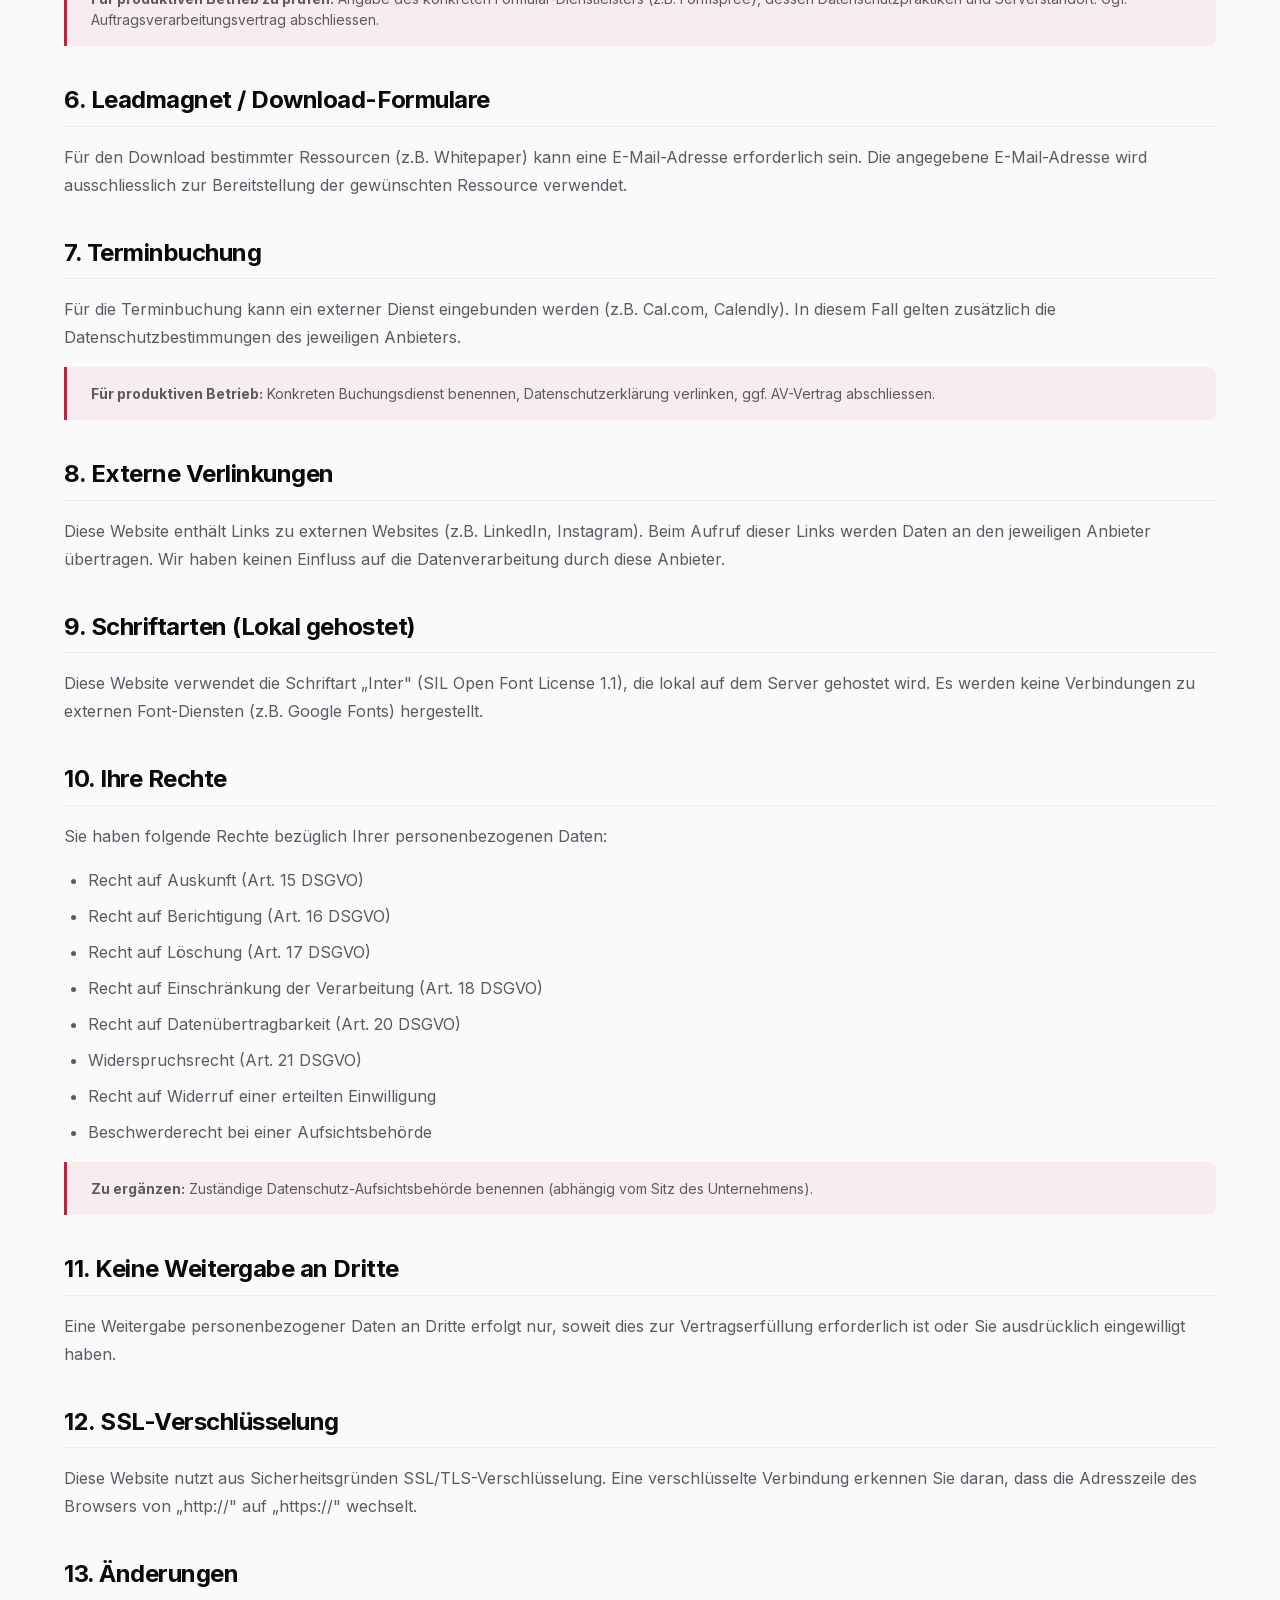
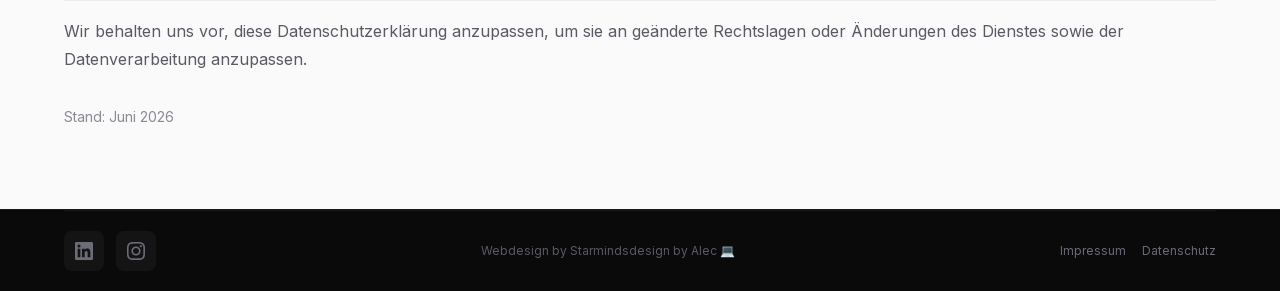
<file: datenschutz.html>
<!DOCTYPE html>
<html lang="de" dir="ltr">
<head>
  <meta charset="UTF-8">
  <meta name="viewport" content="width=device-width, initial-scale=1.0">
  <title>Datenschutzerklärung — Jigsaw Automotive Group</title>
  <meta name="description" content="Datenschutzerklärung der Jigsaw Automotive Group — Informationen zum Umgang mit personenbezogenen Daten.">
  <meta name="robots" content="noindex, follow">
  <link rel="canonical" href="https://jigsaw-automotive.github.io/datenschutz.html">
  <link rel="icon" type="image/png" href="assets/images/logo.png">
  <link rel="preload" href="assets/fonts/inter/Inter-Variable.woff2" as="font" type="font/woff2" crossorigin>
  <link rel="stylesheet" href="css/style.css">
</head>
<body>
  <a href="#main" class="skip-link">Zum Inhalt springen</a>

  <header class="header" id="header" role="banner">
    <div class="header__inner">
      <a href="index.html" class="header__logo" aria-label="Startseite"><img src="assets/images/logo.png" alt="Jigsaw Automotive Group Logo" width="120" height="36" loading="eager"></a>
      <nav class="nav" id="main-nav" role="navigation" aria-label="Hauptnavigation">
        <a href="index.html" class="nav__link">Home</a>
        <a href="leistungen.html" class="nav__link">Leistungen</a>
        <a href="team.html" class="nav__link">Team</a>
        <a href="projekte.html" class="nav__link">Projekte</a>
        <a href="kontakt.html" class="nav__link">Kontakt</a>
      </nav>
      <div class="header__contact">
        <a href="kontakt.html" class="btn btn--primary hide-mobile">Beratung anfragen</a>
        <button class="menu-toggle" id="menu-toggle" aria-expanded="false" aria-controls="main-nav" aria-label="Menü öffnen"><span class="menu-toggle__bar" aria-hidden="true"></span></button>
      </div>
    </div>
  </header>
  <div class="nav-overlay" id="nav-overlay" aria-hidden="true"></div>

  <main id="main" role="main">
    <div class="legal-page container">
      <nav class="breadcrumb" aria-label="Breadcrumb" style="justify-content:flex-start;margin-bottom:var(--space-8);">
        <a href="index.html">Home</a>
        <span class="breadcrumb__separator" aria-hidden="true">›</span>
        <span aria-current="page">Datenschutz</span>
      </nav>

      <h1>Datenschutzerklärung</h1>

      <div class="legal-placeholder">
        <strong>⚠️ Hinweis:</strong> Diese Datenschutzerklärung ist als strukturelle Vorlage angelegt und muss vom Betreiber juristisch final geprüft und an die tatsächlichen Datenverarbeitungen angepasst werden. Sie ersetzt keine individuelle Rechtsberatung. Insbesondere die Angaben zur Rechtsgrundlage und zu konkreten Verarbeitungszwecken sind vor Veröffentlichung durch einen Datenschutz-Fachmann / Rechtsanwalt zu prüfen (DSGVO, nDSG Schweiz, DSG Österreich).
      </div>

      <h2>1. Verantwortlicher</h2>
      <p>
        Jigsaw Automotive Group<br>
        Christof Chrappek<br>
        <!-- [PLATZHALTER: Vollständige Adresse] --><br>
        E-Mail: <a href="mailto:cchrappek@gmail.com" data-cms="email">cchrappek@gmail.com</a><br>
        Telefon: <a href="tel:+41782395362" data-cms="phone">+41 78 239 53 62</a>
      </p>

      <h2>2. Grundsätze der Datenverarbeitung</h2>
      <p>Wir verarbeiten personenbezogene Daten nur, soweit dies zur Bereitstellung einer funktionsfähigen Website sowie unserer Inhalte und Leistungen erforderlich ist. Die Verarbeitung erfolgt auf Grundlage des berechtigten Interesses, einer Einwilligung oder zur Vertragserfüllung.</p>

      <h2>3. Hosting</h2>
      <p>Diese Website wird über GitHub Pages gehostet. GitHub kann technische Daten wie IP-Adressen im Rahmen des Hostings verarbeiten. Details finden Sie in der <a href="https://docs.github.com/en/site-policy/privacy-policies/github-general-privacy-statement" target="_blank" rel="noopener noreferrer">Datenschutzerklärung von GitHub</a>.</p>
      <div class="legal-placeholder">
        <strong>Hinweis für produktiven Betrieb:</strong> Bei Migration auf einen eigenen Hoster sind die Hosting-Angaben entsprechend anzupassen (Name, Adresse des Hosters, Standort der Server, ggf. AV-Vertrag).
      </div>

      <h2>4. Technisch notwendige Cookies</h2>
      <p>Diese Website verwendet ausschliesslich technisch notwendige Cookies, die für den Betrieb der Seite erforderlich sind (z.B. Cookie-Banner-Einstellung). Es werden keine Marketing-, Tracking- oder Analyse-Cookies eingesetzt.</p>
      <ul>
        <li><strong>jag_cookie_consent</strong> — speichert den Status des Cookie-Banners (localStorage). Laufzeit: 365 Tage.</li>
      </ul>

      <h2>5. Kontaktformular</h2>
      <p>Wenn Sie uns über das Kontaktformular eine Anfrage senden, werden folgende Daten verarbeitet:</p>
      <ul>
        <li>Name (Pflichtfeld)</li>
        <li>E-Mail-Adresse (Pflichtfeld)</li>
        <li>Unternehmen (optional)</li>
        <li>Telefonnummer (optional)</li>
        <li>Betreff und Nachricht</li>
      </ul>
      <p>Die Daten werden ausschliesslich zur Bearbeitung Ihrer Anfrage verwendet und nicht an Dritte weitergegeben. Die Rechtsgrundlage ist Ihre Einwilligung (Art. 6 Abs. 1 lit. a DSGVO) bzw. die Vertragsanbahnung (Art. 6 Abs. 1 lit. b DSGVO).</p>

      <div class="legal-placeholder">
        <strong>Für produktiven Betrieb zu prüfen:</strong> Angabe des konkreten Formular-Dienstleisters (z.B. Formspree), dessen Datenschutzpraktiken und Serverstandort. Ggf. Auftragsverarbeitungsvertrag abschliessen.
      </div>

      <h2>6. Leadmagnet / Download-Formulare</h2>
      <p>Für den Download bestimmter Ressourcen (z.B. Whitepaper) kann eine E-Mail-Adresse erforderlich sein. Die angegebene E-Mail-Adresse wird ausschliesslich zur Bereitstellung der gewünschten Ressource verwendet.</p>

      <h2>7. Terminbuchung</h2>
      <p>Für die Terminbuchung kann ein externer Dienst eingebunden werden (z.B. Cal.com, Calendly). In diesem Fall gelten zusätzlich die Datenschutzbestimmungen des jeweiligen Anbieters.</p>
      <div class="legal-placeholder">
        <strong>Für produktiven Betrieb:</strong> Konkreten Buchungsdienst benennen, Datenschutzerklärung verlinken, ggf. AV-Vertrag abschliessen.
      </div>

      <h2>8. Externe Verlinkungen</h2>
      <p>Diese Website enthält Links zu externen Websites (z.B. LinkedIn, Instagram). Beim Aufruf dieser Links werden Daten an den jeweiligen Anbieter übertragen. Wir haben keinen Einfluss auf die Datenverarbeitung durch diese Anbieter.</p>

      <h2>9. Schriftarten (Lokal gehostet)</h2>
      <p>Diese Website verwendet die Schriftart „Inter" (SIL Open Font License 1.1), die lokal auf dem Server gehostet wird. Es werden keine Verbindungen zu externen Font-Diensten (z.B. Google Fonts) hergestellt.</p>

      <h2>10. Ihre Rechte</h2>
      <p>Sie haben folgende Rechte bezüglich Ihrer personenbezogenen Daten:</p>
      <ul>
        <li>Recht auf Auskunft (Art. 15 DSGVO)</li>
        <li>Recht auf Berichtigung (Art. 16 DSGVO)</li>
        <li>Recht auf Löschung (Art. 17 DSGVO)</li>
        <li>Recht auf Einschränkung der Verarbeitung (Art. 18 DSGVO)</li>
        <li>Recht auf Datenübertragbarkeit (Art. 20 DSGVO)</li>
        <li>Widerspruchsrecht (Art. 21 DSGVO)</li>
        <li>Recht auf Widerruf einer erteilten Einwilligung</li>
        <li>Beschwerderecht bei einer Aufsichtsbehörde</li>
      </ul>

      <div class="legal-placeholder">
        <strong>Zu ergänzen:</strong> Zuständige Datenschutz-Aufsichtsbehörde benennen (abhängig vom Sitz des Unternehmens).
      </div>

      <h2>11. Keine Weitergabe an Dritte</h2>
      <p>Eine Weitergabe personenbezogener Daten an Dritte erfolgt nur, soweit dies zur Vertragserfüllung erforderlich ist oder Sie ausdrücklich eingewilligt haben.</p>

      <h2>12. SSL-Verschlüsselung</h2>
      <p>Diese Website nutzt aus Sicherheitsgründen SSL/TLS-Verschlüsselung. Eine verschlüsselte Verbindung erkennen Sie daran, dass die Adresszeile des Browsers von „http://" auf „https://" wechselt.</p>

      <h2>13. Änderungen</h2>
      <p>Wir behalten uns vor, diese Datenschutzerklärung anzupassen, um sie an geänderte Rechtslagen oder Änderungen des Dienstes sowie der Datenverarbeitung anzupassen.</p>

      <p style="margin-top:var(--space-8);color:var(--color-text-muted);font-size:var(--font-size-sm);">
        Stand: Juni 2026
      </p>
    </div>
  </main>

  <footer class="footer" role="contentinfo">
    <div class="container">
      <div class="footer__bottom">
        <div class="footer__bottom-inner">
          <div class="footer__social"><a href="https://www.linkedin.com/company/jigsaw-automotive-group" class="footer__social-link" aria-label="LinkedIn" target="_blank" rel="noopener noreferrer"><svg xmlns="http://www.w3.org/2000/svg" viewBox="0 0 24 24" fill="currentColor" aria-hidden="true"><path d="M20.447 20.452h-3.554v-5.569c0-1.328-.027-3.037-1.852-3.037-1.853 0-2.136 1.445-2.136 2.939v5.667H9.351V9h3.414v1.561h.046c.477-.9 1.637-1.85 3.37-1.85 3.601 0 4.267 2.37 4.267 5.455v6.286zM5.337 7.433a2.062 2.062 0 01-2.063-2.065 2.064 2.064 0 112.063 2.065zm1.782 13.019H3.555V9h3.564v11.452zM22.225 0H1.771C.792 0 0 .774 0 1.729v20.542C0 23.227.792 24 1.771 24h20.451C23.2 24 24 23.227 24 22.271V1.729C24 .774 23.2 0 22.222 0h.003z"/></svg></a><a href="https://www.instagram.com/jigsaw_automotive" class="footer__social-link" aria-label="Instagram" target="_blank" rel="noopener noreferrer"><svg xmlns="http://www.w3.org/2000/svg" viewBox="0 0 24 24" fill="currentColor" aria-hidden="true"><path d="M12 0C8.74 0 8.333.015 7.053.072 5.775.132 4.905.333 4.14.63c-.789.306-1.459.717-2.126 1.384S.935 3.35.63 4.14C.333 4.905.131 5.775.072 7.053.012 8.333 0 8.74 0 12s.015 3.667.072 4.947c.06 1.277.261 2.148.558 2.913.306.788.717 1.459 1.384 2.126.667.666 1.336 1.079 2.126 1.384.766.296 1.636.499 2.913.558C8.333 23.988 8.74 24 12 24s3.667-.015 4.947-.072c1.277-.06 2.148-.262 2.913-.558.788-.306 1.459-.718 2.126-1.384.666-.667 1.079-1.335 1.384-2.126.296-.765.499-1.636.558-2.913.06-1.28.072-1.687.072-4.947s-.015-3.667-.072-4.947c-.06-1.277-.262-2.149-.558-2.913-.306-.789-.718-1.459-1.384-2.126C21.319 1.347 20.651.935 19.86.63c-.765-.297-1.636-.499-2.913-.558C15.667.012 15.26 0 12 0zm0 2.16c3.203 0 3.585.016 4.85.071 1.17.055 1.805.249 2.227.415.562.217.96.477 1.382.896.419.42.679.819.896 1.381.164.422.36 1.057.413 2.227.057 1.266.07 1.646.07 4.85s-.015 3.585-.074 4.85c-.061 1.17-.256 1.805-.421 2.227-.224.562-.479.96-.899 1.382-.419.419-.824.679-1.38.896-.42.164-1.065.36-2.235.413-1.274.057-1.649.07-4.859.07-3.211 0-3.586-.015-4.859-.074-1.171-.061-1.816-.256-2.236-.421-.569-.224-.96-.479-1.379-.899-.421-.419-.69-.824-.9-1.38-.165-.42-.359-1.065-.42-2.235-.045-1.26-.061-1.649-.061-4.844 0-3.196.016-3.586.061-4.861.061-1.17.255-1.814.42-2.234.21-.57.479-.96.9-1.381.419-.419.81-.689 1.379-.898.42-.166 1.051-.361 2.221-.421 1.275-.045 1.65-.06 4.859-.06l.045.03zm0 3.678a6.162 6.162 0 100 12.324 6.162 6.162 0 100-12.324zM12 16c-2.21 0-4-1.79-4-4s1.79-4 4-4 4 1.79 4 4-1.79 4-4 4zm7.846-10.405a1.441 1.441 0 11-2.882 0 1.441 1.441 0 012.882 0z"/></svg></a></div>
          <div class="footer__credit">Webdesign by Starmindsdesign by Alec 💻</div>
          <div class="footer__legal"><a href="impressum.html">Impressum</a><a href="datenschutz.html">Datenschutz</a></div>
        </div>
      </div>
    </div>
  </footer>
  <div class="cookie-banner" id="cookie-banner" role="dialog" aria-label="Cookie-Hinweis"><div class="cookie-banner__inner"><p class="cookie-banner__text">Diese Website verwendet ausschliesslich technisch notwendige Cookies. <a href="datenschutz.html">Datenschutzerklärung</a></p><div class="cookie-banner__actions"><button class="cookie-banner__btn cookie-banner__btn--accept" id="cookie-accept">Verstanden</button></div></div></div>
  <script src="js/main.js" defer></script>
</body>
</html>
</file>
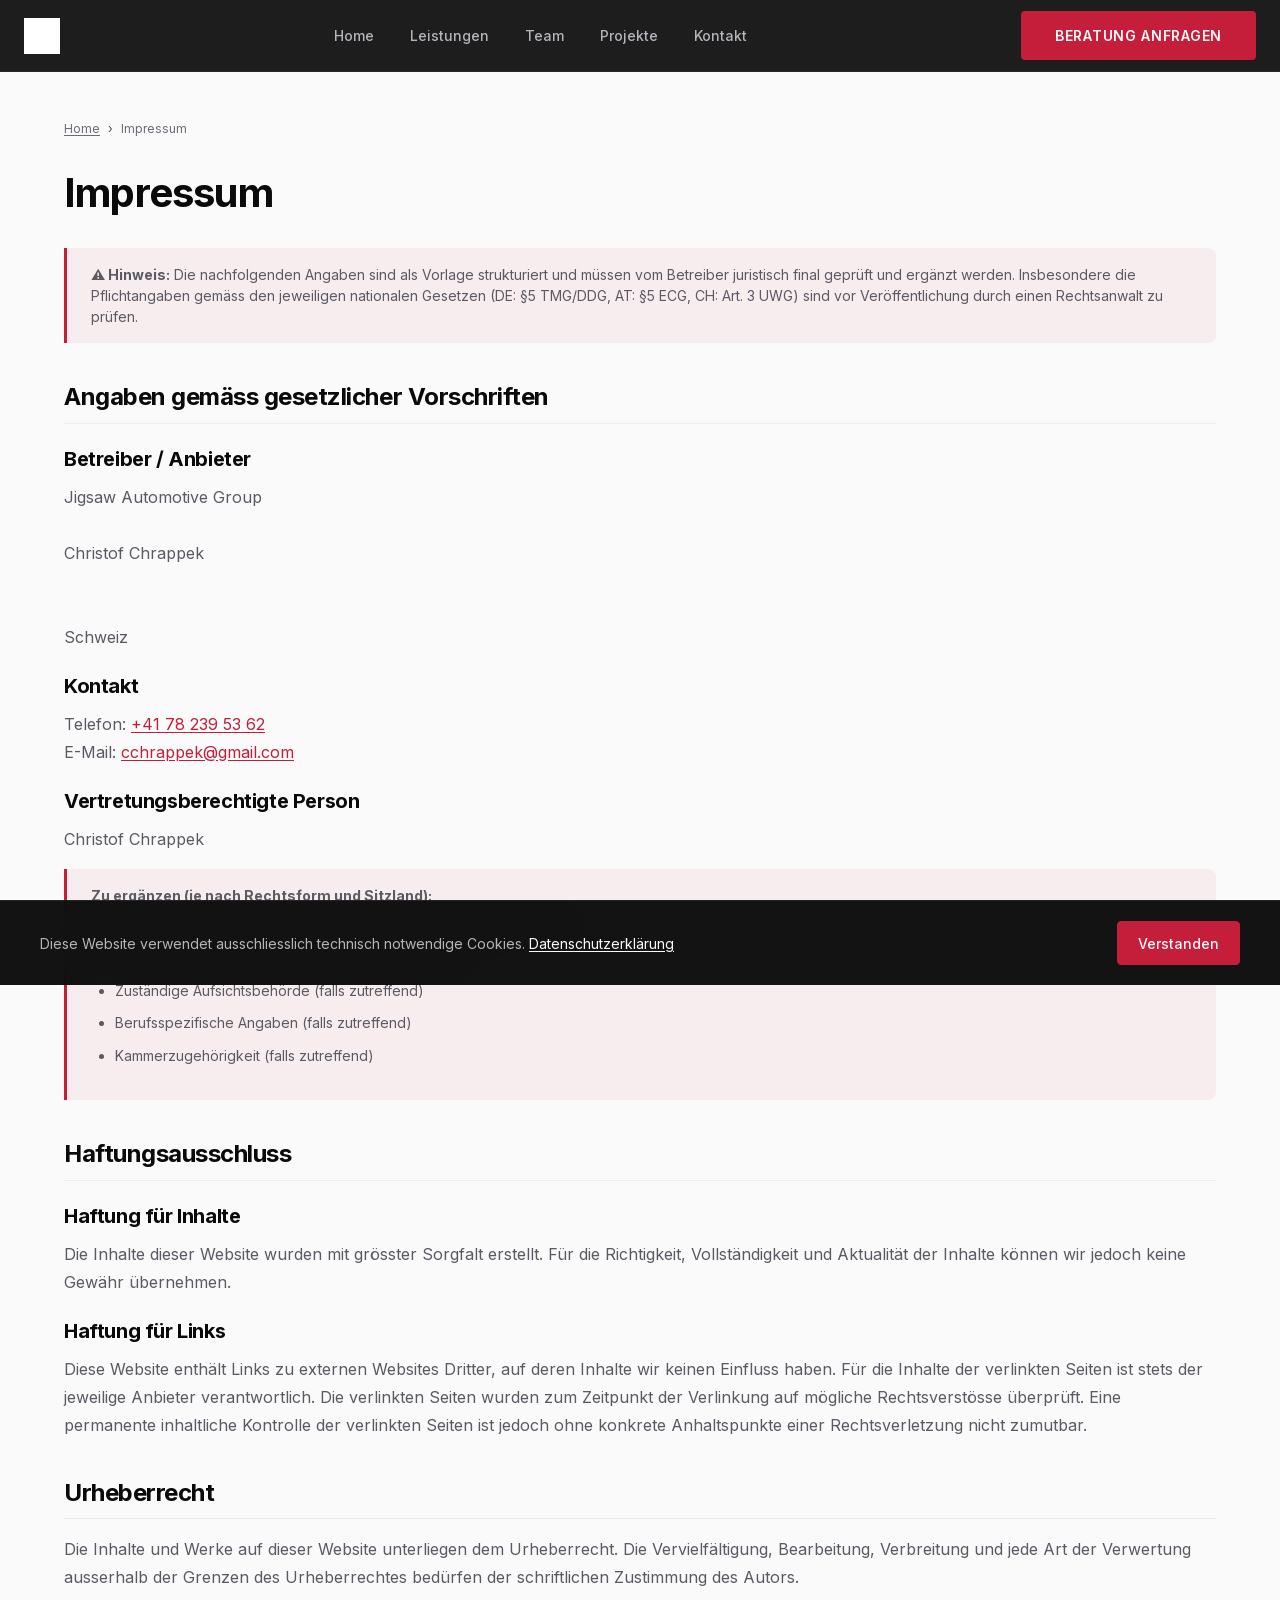
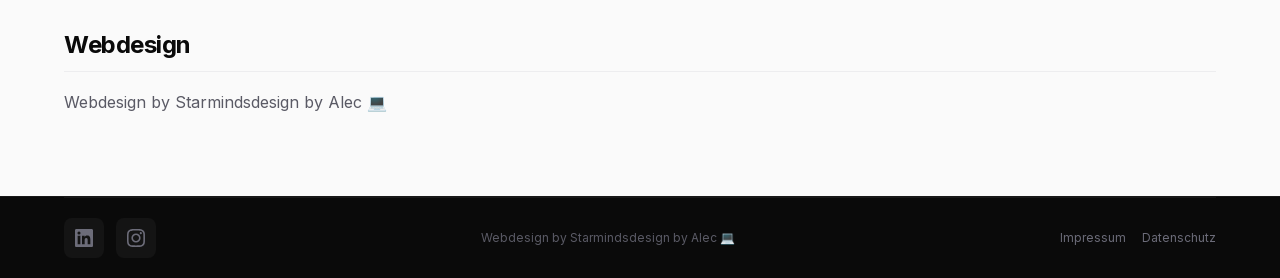
<file: impressum.html>
<!DOCTYPE html>
<html lang="de" dir="ltr">
<head>
  <meta charset="UTF-8">
  <meta name="viewport" content="width=device-width, initial-scale=1.0">
  <title>Impressum — Jigsaw Automotive Group</title>
  <meta name="description" content="Impressum der Jigsaw Automotive Group — Angaben gemäss den gesetzlichen Anforderungen.">
  <meta name="robots" content="noindex, follow">
  <link rel="canonical" href="https://jigsaw-automotive.github.io/impressum.html">
  <link rel="icon" type="image/png" href="assets/images/logo.png">
  <link rel="preload" href="assets/fonts/inter/Inter-Variable.woff2" as="font" type="font/woff2" crossorigin>
  <link rel="stylesheet" href="css/style.css">
</head>
<body>
  <a href="#main" class="skip-link">Zum Inhalt springen</a>

  <header class="header" id="header" role="banner">
    <div class="header__inner">
      <a href="index.html" class="header__logo" aria-label="Startseite"><img src="assets/images/logo.png" alt="Jigsaw Automotive Group Logo" width="120" height="36" loading="eager"></a>
      <nav class="nav" id="main-nav" role="navigation" aria-label="Hauptnavigation">
        <a href="index.html" class="nav__link">Home</a>
        <a href="leistungen.html" class="nav__link">Leistungen</a>
        <a href="team.html" class="nav__link">Team</a>
        <a href="projekte.html" class="nav__link">Projekte</a>
        <a href="kontakt.html" class="nav__link">Kontakt</a>
      </nav>
      <div class="header__contact">
        <a href="kontakt.html" class="btn btn--primary hide-mobile">Beratung anfragen</a>
        <button class="menu-toggle" id="menu-toggle" aria-expanded="false" aria-controls="main-nav" aria-label="Menü öffnen"><span class="menu-toggle__bar" aria-hidden="true"></span></button>
      </div>
    </div>
  </header>
  <div class="nav-overlay" id="nav-overlay" aria-hidden="true"></div>

  <main id="main" role="main">
    <div class="legal-page container">
      <nav class="breadcrumb" aria-label="Breadcrumb" style="justify-content:flex-start;margin-bottom:var(--space-8);">
        <a href="index.html">Home</a>
        <span class="breadcrumb__separator" aria-hidden="true">›</span>
        <span aria-current="page">Impressum</span>
      </nav>

      <h1>Impressum</h1>

      <!-- ⚠️ HINWEIS: Alle Angaben müssen vom Betreiber juristisch final geprüft werden. -->
      <!-- Dieses Impressum dient als strukturelle Vorlage für den DACH-Raum. -->

      <div class="legal-placeholder">
        <strong>⚠️ Hinweis:</strong> Die nachfolgenden Angaben sind als Vorlage strukturiert und müssen vom Betreiber juristisch final geprüft und ergänzt werden. Insbesondere die Pflichtangaben gemäss den jeweiligen nationalen Gesetzen (DE: §5 TMG/DDG, AT: §5 ECG, CH: Art. 3 UWG) sind vor Veröffentlichung durch einen Rechtsanwalt zu prüfen.
      </div>

      <h2>Angaben gemäss gesetzlicher Vorschriften</h2>

      <h3>Betreiber / Anbieter</h3>
      <p>
        Jigsaw Automotive Group<br>
        <!-- [PLATZHALTER: Rechtsform ergänzen, z.B. GmbH, AG, Einzelunternehmen] --><br>
        Christof Chrappek<br>
        <!-- [PLATZHALTER: Strasse und Hausnummer] --><br>
        <!-- [PLATZHALTER: PLZ und Ort] --><br>
        Schweiz
      </p>

      <h3>Kontakt</h3>
      <p>
        Telefon: <a href="tel:+41782395362" data-cms="phone">+41 78 239 53 62</a><br>
        E-Mail: <a href="mailto:cchrappek@gmail.com" data-cms="email">cchrappek@gmail.com</a>
      </p>

      <h3>Vertretungsberechtigte Person</h3>
      <p>Christof Chrappek</p>

      <div class="legal-placeholder">
        <strong>Zu ergänzen (je nach Rechtsform und Sitzland):</strong>
        <ul style="margin-top:var(--space-2);">
          <li>Handelsregistereintrag (z.B. UID-Nummer Schweiz, HR-Nummer DE/AT)</li>
          <li>Umsatzsteuer-Identifikationsnummer (falls zutreffend)</li>
          <li>Zuständige Aufsichtsbehörde (falls zutreffend)</li>
          <li>Berufsspezifische Angaben (falls zutreffend)</li>
          <li>Kammerzugehörigkeit (falls zutreffend)</li>
        </ul>
      </div>

      <h2>Haftungsausschluss</h2>

      <h3>Haftung für Inhalte</h3>
      <p>Die Inhalte dieser Website wurden mit grösster Sorgfalt erstellt. Für die Richtigkeit, Vollständigkeit und Aktualität der Inhalte können wir jedoch keine Gewähr übernehmen.</p>

      <h3>Haftung für Links</h3>
      <p>Diese Website enthält Links zu externen Websites Dritter, auf deren Inhalte wir keinen Einfluss haben. Für die Inhalte der verlinkten Seiten ist stets der jeweilige Anbieter verantwortlich. Die verlinkten Seiten wurden zum Zeitpunkt der Verlinkung auf mögliche Rechtsverstösse überprüft. Eine permanente inhaltliche Kontrolle der verlinkten Seiten ist jedoch ohne konkrete Anhaltspunkte einer Rechtsverletzung nicht zumutbar.</p>

      <h2>Urheberrecht</h2>
      <p>Die Inhalte und Werke auf dieser Website unterliegen dem Urheberrecht. Die Vervielfältigung, Bearbeitung, Verbreitung und jede Art der Verwertung ausserhalb der Grenzen des Urheberrechtes bedürfen der schriftlichen Zustimmung des Autors.</p>

      <h2>Webdesign</h2>
      <p>Webdesign by Starmindsdesign by Alec 💻</p>
    </div>
  </main>

  <footer class="footer" role="contentinfo">
    <div class="container">
      <div class="footer__bottom">
        <div class="footer__bottom-inner">
          <div class="footer__social"><a href="https://www.linkedin.com/company/jigsaw-automotive-group" class="footer__social-link" aria-label="LinkedIn" target="_blank" rel="noopener noreferrer"><svg xmlns="http://www.w3.org/2000/svg" viewBox="0 0 24 24" fill="currentColor" aria-hidden="true"><path d="M20.447 20.452h-3.554v-5.569c0-1.328-.027-3.037-1.852-3.037-1.853 0-2.136 1.445-2.136 2.939v5.667H9.351V9h3.414v1.561h.046c.477-.9 1.637-1.85 3.37-1.85 3.601 0 4.267 2.37 4.267 5.455v6.286zM5.337 7.433a2.062 2.062 0 01-2.063-2.065 2.064 2.064 0 112.063 2.065zm1.782 13.019H3.555V9h3.564v11.452zM22.225 0H1.771C.792 0 0 .774 0 1.729v20.542C0 23.227.792 24 1.771 24h20.451C23.2 24 24 23.227 24 22.271V1.729C24 .774 23.2 0 22.222 0h.003z"/></svg></a><a href="https://www.instagram.com/jigsaw_automotive" class="footer__social-link" aria-label="Instagram" target="_blank" rel="noopener noreferrer"><svg xmlns="http://www.w3.org/2000/svg" viewBox="0 0 24 24" fill="currentColor" aria-hidden="true"><path d="M12 0C8.74 0 8.333.015 7.053.072 5.775.132 4.905.333 4.14.63c-.789.306-1.459.717-2.126 1.384S.935 3.35.63 4.14C.333 4.905.131 5.775.072 7.053.012 8.333 0 8.74 0 12s.015 3.667.072 4.947c.06 1.277.261 2.148.558 2.913.306.788.717 1.459 1.384 2.126.667.666 1.336 1.079 2.126 1.384.766.296 1.636.499 2.913.558C8.333 23.988 8.74 24 12 24s3.667-.015 4.947-.072c1.277-.06 2.148-.262 2.913-.558.788-.306 1.459-.718 2.126-1.384.666-.667 1.079-1.335 1.384-2.126.296-.765.499-1.636.558-2.913.06-1.28.072-1.687.072-4.947s-.015-3.667-.072-4.947c-.06-1.277-.262-2.149-.558-2.913-.306-.789-.718-1.459-1.384-2.126C21.319 1.347 20.651.935 19.86.63c-.765-.297-1.636-.499-2.913-.558C15.667.012 15.26 0 12 0zm0 2.16c3.203 0 3.585.016 4.85.071 1.17.055 1.805.249 2.227.415.562.217.96.477 1.382.896.419.42.679.819.896 1.381.164.422.36 1.057.413 2.227.057 1.266.07 1.646.07 4.85s-.015 3.585-.074 4.85c-.061 1.17-.256 1.805-.421 2.227-.224.562-.479.96-.899 1.382-.419.419-.824.679-1.38.896-.42.164-1.065.36-2.235.413-1.274.057-1.649.07-4.859.07-3.211 0-3.586-.015-4.859-.074-1.171-.061-1.816-.256-2.236-.421-.569-.224-.96-.479-1.379-.899-.421-.419-.69-.824-.9-1.38-.165-.42-.359-1.065-.42-2.235-.045-1.26-.061-1.649-.061-4.844 0-3.196.016-3.586.061-4.861.061-1.17.255-1.814.42-2.234.21-.57.479-.96.9-1.381.419-.419.81-.689 1.379-.898.42-.166 1.051-.361 2.221-.421 1.275-.045 1.65-.06 4.859-.06l.045.03zm0 3.678a6.162 6.162 0 100 12.324 6.162 6.162 0 100-12.324zM12 16c-2.21 0-4-1.79-4-4s1.79-4 4-4 4 1.79 4 4-1.79 4-4 4zm7.846-10.405a1.441 1.441 0 11-2.882 0 1.441 1.441 0 012.882 0z"/></svg></a></div>
          <div class="footer__credit">Webdesign by Starmindsdesign by Alec 💻</div>
          <div class="footer__legal"><a href="impressum.html">Impressum</a><a href="datenschutz.html">Datenschutz</a></div>
        </div>
      </div>
    </div>
  </footer>
  <div class="cookie-banner" id="cookie-banner" role="dialog" aria-label="Cookie-Hinweis"><div class="cookie-banner__inner"><p class="cookie-banner__text">Diese Website verwendet ausschliesslich technisch notwendige Cookies. <a href="datenschutz.html">Datenschutzerklärung</a></p><div class="cookie-banner__actions"><button class="cookie-banner__btn cookie-banner__btn--accept" id="cookie-accept">Verstanden</button></div></div></div>
  <script src="js/main.js" defer></script>
</body>
</html>
</file>
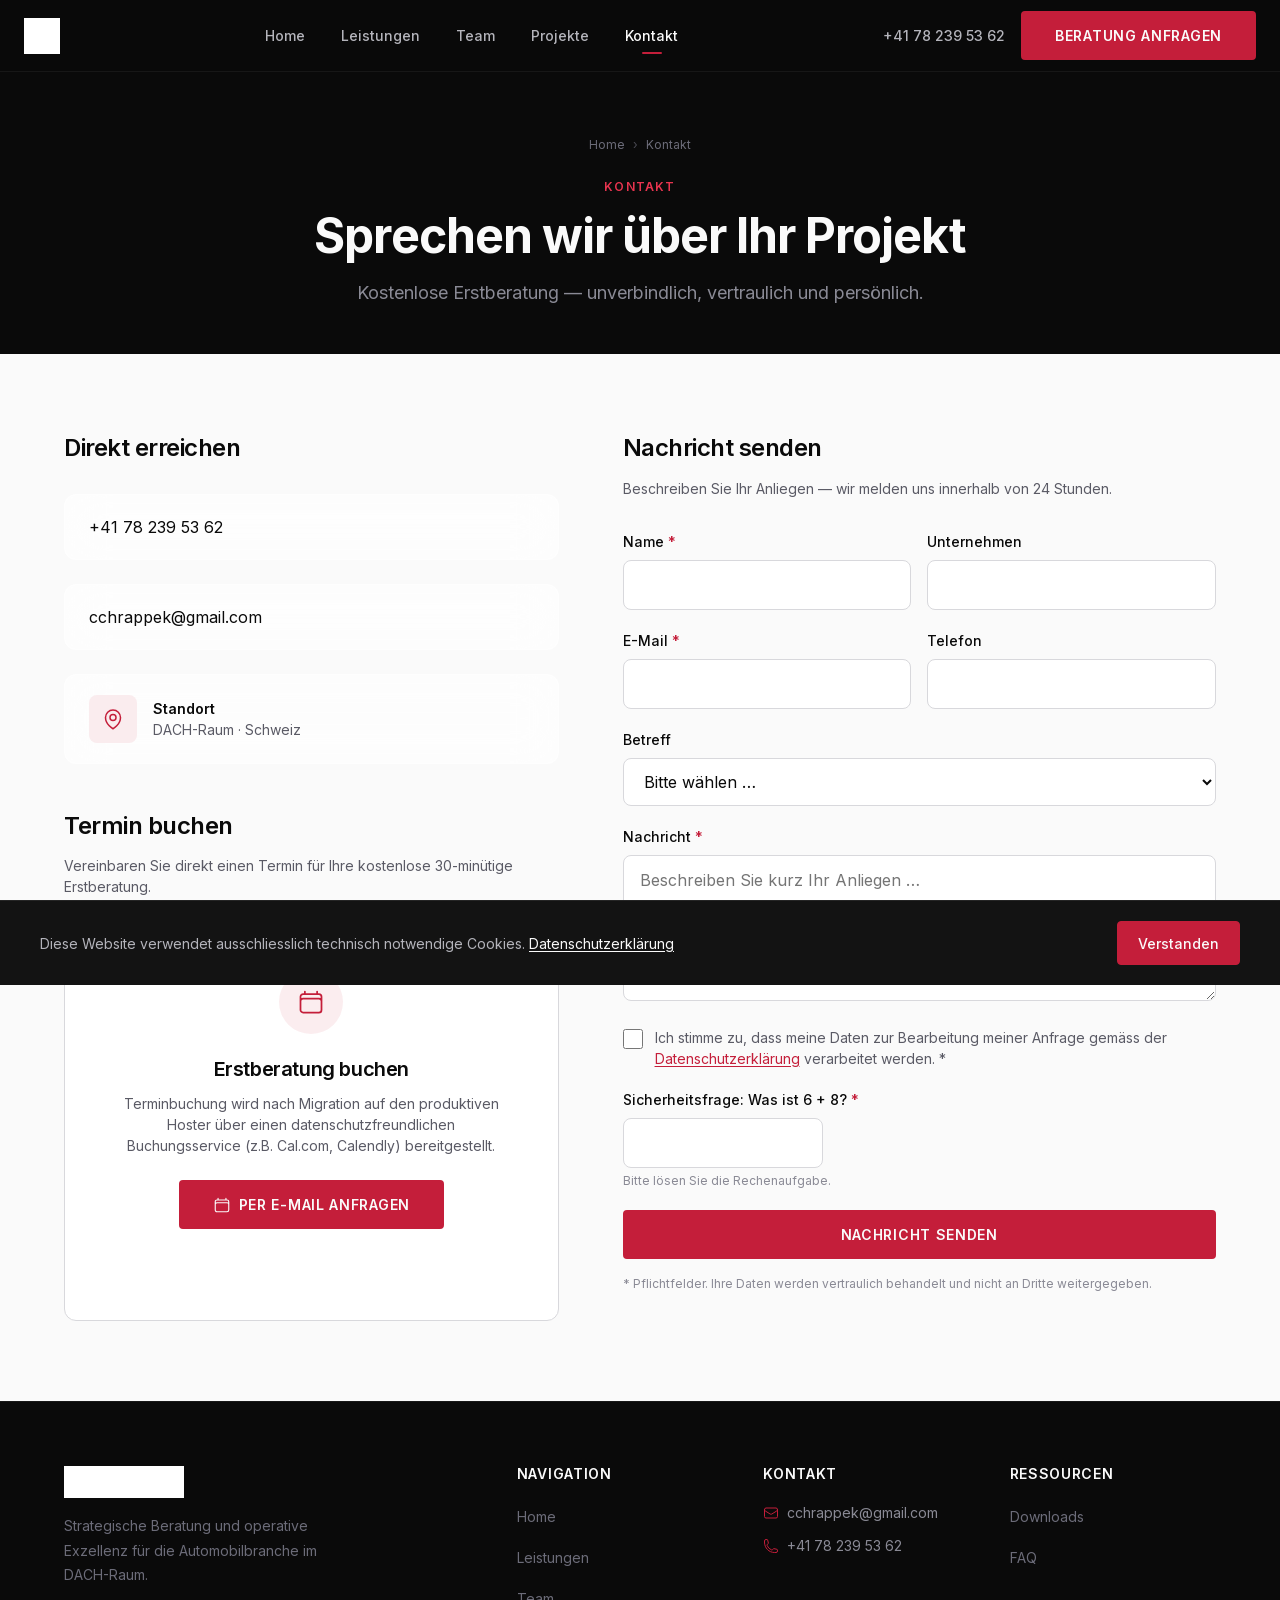
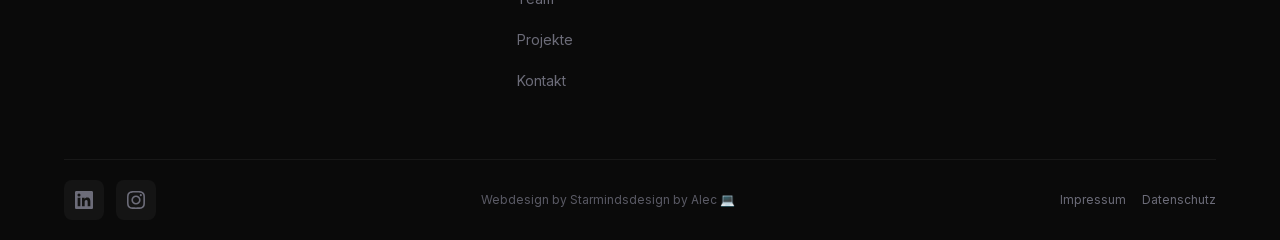
<file: kontakt.html>
<!DOCTYPE html>
<html lang="de" dir="ltr">
<head>
  <meta charset="UTF-8">
  <meta name="viewport" content="width=device-width, initial-scale=1.0">
  <title>Kontakt & Terminbuchung — Jigsaw Automotive Group</title>
  <meta name="description" content="Kontaktieren Sie die Jigsaw Automotive Group für eine kostenlose Erstberatung. Telefon, E-Mail oder Kontaktformular — wir freuen uns auf Ihre Anfrage.">
  <link rel="canonical" href="https://jigsaw-automotive.github.io/kontakt.html">
  <meta property="og:title" content="Kontakt — Jigsaw Automotive Group">
  <meta property="og:type" content="website">
  <link rel="icon" type="image/png" href="assets/images/logo.png">
  <link rel="preload" href="assets/fonts/inter/Inter-Variable.woff2" as="font" type="font/woff2" crossorigin>
  <link rel="stylesheet" href="css/style.css">
  <script type="application/ld+json">
  {
    "@context": "https://schema.org",
    "@type": "ContactPage",
    "name": "Kontakt — Jigsaw Automotive Group",
    "description": "Kontaktieren Sie die Jigsaw Automotive Group für eine kostenlose Erstberatung."
  }
  </script>
</head>
<body>
  <a href="#main" class="skip-link">Zum Inhalt springen</a>

  <header class="header" id="header" role="banner">
    <div class="header__inner">
      <a href="index.html" class="header__logo" aria-label="Startseite"><img src="assets/images/logo.png" alt="Jigsaw Automotive Group Logo" width="120" height="36" loading="eager"></a>
      <nav class="nav" id="main-nav" role="navigation" aria-label="Hauptnavigation">
        <a href="index.html" class="nav__link">Home</a>
        <a href="leistungen.html" class="nav__link">Leistungen</a>
        <a href="team.html" class="nav__link">Team</a>
        <a href="projekte.html" class="nav__link">Projekte</a>
        <a href="kontakt.html" class="nav__link active" aria-current="page">Kontakt</a>
      </nav>
      <div class="header__contact">
        <a href="tel:+41782395362" data-cms="phone" class="header__phone" aria-label="Anrufen"><svg xmlns="http://www.w3.org/2000/svg" fill="none" viewBox="0 0 24 24" stroke-width="1.5" stroke="currentColor" aria-hidden="true"><path stroke-linecap="round" stroke-linejoin="round" d="M2.25 6.75c0 8.284 6.716 15 15 15h2.25a2.25 2.25 0 002.25-2.25v-1.372c0-.516-.351-.966-.852-1.091l-4.423-1.106c-.44-.11-.902.055-1.173.417l-.97 1.293c-.282.376-.769.542-1.21.38a12.035 12.035 0 01-7.143-7.143c-.162-.441.004-.928.38-1.21l1.293-.97c.363-.271.527-.734.417-1.173L6.963 3.102a1.125 1.125 0 00-1.091-.852H4.5A2.25 2.25 0 002.25 4.5v2.25z"/></svg>+41 78 239 53 62</a>
        <a href="kontakt.html" class="btn btn--primary hide-mobile">Beratung anfragen</a>
        <button class="menu-toggle" id="menu-toggle" aria-expanded="false" aria-controls="main-nav" aria-label="Menü öffnen"><span class="menu-toggle__bar" aria-hidden="true"></span></button>
      </div>
    </div>
  </header>
  <div class="nav-overlay" id="nav-overlay" aria-hidden="true"></div>

  <main id="main" role="main">
    <section class="subpage-hero" aria-labelledby="page-title">
      <div class="container">
        <nav class="breadcrumb" aria-label="Breadcrumb"><a href="index.html">Home</a><span class="breadcrumb__separator" aria-hidden="true">›</span><span aria-current="page">Kontakt</span></nav>
        <span class="overline">Kontakt</span>
        <h1 id="page-title">Sprechen wir über Ihr Projekt</h1>
        <p>Kostenlose Erstberatung — unverbindlich, vertraulich und persönlich.</p>
      </div>
    </section>

    <section class="section" aria-label="Kontaktmöglichkeiten">
      <div class="container">
        <div style="display:grid;grid-template-columns:1fr 1.2fr;gap:var(--space-16);">

          <!-- Contact Info -->
          <div class="reveal">
            <h2 class="heading-sub" style="margin-bottom:var(--space-8);">Direkt erreichen</h2>

            <div style="display:flex;flex-direction:column;gap:var(--space-6);margin-bottom:var(--space-12);">
              <a href="tel:+41782395362" data-cms="phone" class="glass-card" style="display:flex;align-items:center;gap:var(--space-4);padding:var(--space-5) var(--space-6);text-decoration:none;">
                <div class="card__icon" style="margin-bottom:0;flex-shrink:0;">
                  <svg xmlns="http://www.w3.org/2000/svg" fill="none" viewBox="0 0 24 24" stroke-width="1.5" stroke="currentColor" aria-hidden="true"><path stroke-linecap="round" stroke-linejoin="round" d="M2.25 6.75c0 8.284 6.716 15 15 15h2.25a2.25 2.25 0 002.25-2.25v-1.372c0-.516-.351-.966-.852-1.091l-4.423-1.106c-.44-.11-.902.055-1.173.417l-.97 1.293c-.282.376-.769.542-1.21.38a12.035 12.035 0 01-7.143-7.143c-.162-.441.004-.928.38-1.21l1.293-.97c.363-.271.527-.734.417-1.173L6.963 3.102a1.125 1.125 0 00-1.091-.852H4.5A2.25 2.25 0 002.25 4.5v2.25z"/></svg>
                </div>
                <div>
                  <div style="font-weight:var(--font-weight-semibold);font-size:var(--font-size-sm);">Telefon / Mobil</div>
                  <div style="font-size:var(--font-size-md);color:var(--color-accent);">+41 78 239 53 62</div>
                </div>
              </a>

              <a href="mailto:cchrappek@gmail.com" data-cms="email" class="glass-card" style="display:flex;align-items:center;gap:var(--space-4);padding:var(--space-5) var(--space-6);text-decoration:none;">
                <div class="card__icon" style="margin-bottom:0;flex-shrink:0;">
                  <svg xmlns="http://www.w3.org/2000/svg" fill="none" viewBox="0 0 24 24" stroke-width="1.5" stroke="currentColor" aria-hidden="true"><path stroke-linecap="round" stroke-linejoin="round" d="M21.75 6.75v10.5a2.25 2.25 0 01-2.25 2.25h-15a2.25 2.25 0 01-2.25-2.25V6.75m19.5 0A2.25 2.25 0 0019.5 4.5h-15a2.25 2.25 0 00-2.25 2.25m19.5 0v.243a2.25 2.25 0 01-1.07 1.916l-7.5 4.615a2.25 2.25 0 01-2.36 0L3.32 8.91a2.25 2.25 0 01-1.07-1.916V6.75"/></svg>
                </div>
                <div>
                  <div style="font-weight:var(--font-weight-semibold);font-size:var(--font-size-sm);">E-Mail</div>
                  <div style="font-size:var(--font-size-md);color:var(--color-accent);">cchrappek@gmail.com</div>
                </div>
              </a>

              <div class="glass-card" style="display:flex;align-items:center;gap:var(--space-4);padding:var(--space-5) var(--space-6);">
                <div class="card__icon" style="margin-bottom:0;flex-shrink:0;">
                  <svg xmlns="http://www.w3.org/2000/svg" fill="none" viewBox="0 0 24 24" stroke-width="1.5" stroke="currentColor" aria-hidden="true"><path stroke-linecap="round" stroke-linejoin="round" d="M15 10.5a3 3 0 11-6 0 3 3 0 016 0z"/><path stroke-linecap="round" stroke-linejoin="round" d="M19.5 10.5c0 7.142-7.5 11.25-7.5 11.25S4.5 17.642 4.5 10.5a7.5 7.5 0 1115 0z"/></svg>
                </div>
                <div>
                  <div style="font-weight:var(--font-weight-semibold);font-size:var(--font-size-sm);">Standort</div>
                  <div style="font-size:var(--font-size-sm);color:var(--color-text-secondary);">DACH-Raum · Schweiz</div>
                </div>
              </div>
            </div>

            <!-- Appointment Booking -->
            <h2 class="heading-sub" style="margin-bottom:var(--space-4);">Termin buchen</h2>
            <p class="body-small" style="margin-bottom:var(--space-6);">Vereinbaren Sie direkt einen Termin für Ihre kostenlose 30-minütige Erstberatung.</p>

            <div class="booking-embed">
              <div class="booking-placeholder">
                <div class="booking-placeholder__icon">
                  <svg xmlns="http://www.w3.org/2000/svg" fill="none" viewBox="0 0 24 24" stroke-width="1.5" stroke="currentColor" aria-hidden="true"><path stroke-linecap="round" stroke-linejoin="round" d="M6.75 3v2.25M17.25 3v2.25M3 18.75V7.5a2.25 2.25 0 012.25-2.25h13.5A2.25 2.25 0 0121 7.5v11.25m-18 0A2.25 2.25 0 005.25 21h13.5A2.25 2.25 0 0021 18.75m-18 0v-7.5A2.25 2.25 0 015.25 9h13.5A2.25 2.25 0 0121 11.25v7.5"/></svg>
                </div>
                <h3 class="booking-placeholder__title">Erstberatung buchen</h3>
                <p class="booking-placeholder__text">
                  <!-- MIGRATION NOTE: Replace with Calendly, Cal.com or similar embed -->
                  <!-- Example: <iframe src="https://calendly.com/your-link" style="width:100%;height:600px;border:none;"></iframe> -->
                  Terminbuchung wird nach Migration auf den produktiven Hoster über einen datenschutzfreundlichen Buchungsservice (z.B. Cal.com, Calendly) bereitgestellt.
                </p>
                <a href="mailto:cchrappek@gmail.com?subject=Terminanfrage%20Erstberatung&body=Sehr%20geehrter%20Herr%20Chrappek%2C%0A%0Aich%20möchte%20gerne%20einen%20Termin%20für%20eine%20kostenlose%20Erstberatung%20vereinbaren.%0A%0AMeine%20Kontaktdaten%3A%0AName%3A%20%0AUnternehmen%3A%20%0ATelefon%3A%20%0A%0ABevorzugter%20Zeitraum%3A%20%0A%0AMit%20freundlichen%20Grüssen" class="btn btn--primary">
                  <svg xmlns="http://www.w3.org/2000/svg" fill="none" viewBox="0 0 24 24" stroke-width="1.5" stroke="currentColor" aria-hidden="true" style="width:18px;height:18px;"><path stroke-linecap="round" stroke-linejoin="round" d="M6.75 3v2.25M17.25 3v2.25M3 18.75V7.5a2.25 2.25 0 012.25-2.25h13.5A2.25 2.25 0 0121 7.5v11.25m-18 0A2.25 2.25 0 005.25 21h13.5A2.25 2.25 0 0021 18.75m-18 0v-7.5A2.25 2.25 0 015.25 9h13.5A2.25 2.25 0 0121 11.25v7.5"/></svg>
                  Per E-Mail anfragen
                </a>
              </div>
            </div>
          </div>

          <!-- Contact Form -->
          <div class="reveal">
            <h2 class="heading-sub" style="margin-bottom:var(--space-4);">Nachricht senden</h2>
            <p class="body-small" style="margin-bottom:var(--space-8);">Beschreiben Sie Ihr Anliegen — wir melden uns innerhalb von 24 Stunden.</p>

            <!--
              CONTACT FORM
              GitHub Pages: Uses mailto: fallback. For production, connect to:
              - Formspree (formspree.io)
              - Netlify Forms
              - Custom backend endpoint
              Swap action URL to enable server-side processing.
            -->
            <form id="contact-form" class="contact-form" action="https://formspree.io/f/YOUR_FORM_ID" method="POST" novalidate>
              <!-- Honeypot field — hidden from users, catches bots -->
              <div class="form-hp" aria-hidden="true">
                <label for="hp-company">Firma</label>
                <input type="text" id="hp-company" name="_gotcha" tabindex="-1" autocomplete="off">
              </div>

              <!-- Anti-CSRF Timestamp -->
              <input type="hidden" name="_timestamp" id="form-timestamp">

              <div style="display:grid;grid-template-columns:1fr 1fr;gap:var(--space-4);">
                <div class="form-group">
                  <label for="contact-name" class="form-label form-label--required">Name</label>
                  <input type="text" id="contact-name" name="name" class="form-input" required autocomplete="name" minlength="2" maxlength="100">
                  <div class="form-error">Bitte geben Sie Ihren Namen ein.</div>
                </div>
                <div class="form-group">
                  <label for="contact-company" class="form-label">Unternehmen</label>
                  <input type="text" id="contact-company" name="company" class="form-input" autocomplete="organization" maxlength="100">
                </div>
              </div>

              <div style="display:grid;grid-template-columns:1fr 1fr;gap:var(--space-4);">
                <div class="form-group">
                  <label for="contact-email" class="form-label form-label--required">E-Mail</label>
                  <input type="email" id="contact-email" name="email" class="form-input" required autocomplete="email" maxlength="254">
                  <div class="form-error">Bitte geben Sie eine gültige E-Mail-Adresse ein.</div>
                </div>
                <div class="form-group">
                  <label for="contact-phone" class="form-label">Telefon</label>
                  <input type="tel" id="contact-phone" name="phone" class="form-input" autocomplete="tel" maxlength="20">
                </div>
              </div>

              <div class="form-group">
                <label for="contact-subject" class="form-label">Betreff</label>
                <select id="contact-subject" name="subject" class="form-input form-select">
                  <option value="">Bitte wählen …</option>
                  <option value="erstberatung">Erstberatung vereinbaren</option>
                  <option value="strategieberatung">Strategieberatung</option>
                  <option value="projektmanagement">Projektmanagement</option>
                  <option value="interim">Interim Management</option>
                  <option value="sonstiges">Sonstige Anfrage</option>
                </select>
              </div>

              <div class="form-group">
                <label for="contact-message" class="form-label form-label--required">Nachricht</label>
                <textarea id="contact-message" name="message" class="form-textarea" required rows="5" minlength="10" maxlength="2000" placeholder="Beschreiben Sie kurz Ihr Anliegen …"></textarea>
                <div class="form-error">Bitte geben Sie eine Nachricht ein (min. 10 Zeichen).</div>
              </div>

              <div class="form-group">
                <label class="form-check">
                  <input type="checkbox" name="privacy_consent" id="contact-consent" required>
                  <span class="form-check__label">Ich stimme zu, dass meine Daten zur Bearbeitung meiner Anfrage gemäss der <a href="datenschutz.html" target="_blank">Datenschutzerklärung</a> verarbeitet werden. *</span>
                </label>
              </div>

              <!-- Simple math CAPTCHA -->
              <div class="form-group" id="captcha-group">
                <label for="contact-captcha" class="form-label form-label--required">
                  Sicherheitsfrage: <span id="captcha-question"></span>
                </label>
                <input type="text" id="contact-captcha" name="captcha" class="form-input" required autocomplete="off" style="max-width:200px;" inputmode="numeric">
                <div class="form-hint">Bitte lösen Sie die Rechenaufgabe.</div>
                <div class="form-error">Falsche Antwort.</div>
              </div>

              <button type="submit" class="btn btn--primary" id="contact-submit" style="width:100%;">
                Nachricht senden
              </button>

              <div class="form-message form-message--success" id="contact-success">
                Vielen Dank für Ihre Nachricht! Wir melden uns innerhalb von 24 Stunden bei Ihnen.
              </div>
              <div class="form-message form-message--error" id="contact-error">
                Leider ist ein Fehler aufgetreten. Bitte versuchen Sie es erneut oder kontaktieren Sie uns direkt per E-Mail.
              </div>

              <p class="form-hint mt-4">* Pflichtfelder. Ihre Daten werden vertraulich behandelt und nicht an Dritte weitergegeben.</p>
            </form>
          </div>
        </div>
      </div>
    </section>
  </main>

  <footer class="footer" role="contentinfo">
    <div class="container">
      <div class="footer__main">
        <div class="footer__brand"><img src="assets/images/logo.png" alt="Jigsaw Automotive Group" class="footer__logo" width="120" height="32" loading="lazy"><p class="footer__brand-text">Strategische Beratung und operative Exzellenz für die Automobilbranche im DACH-Raum.</p></div>
        <div><h3 class="footer__heading">Navigation</h3><nav class="footer__links" aria-label="Footer-Navigation"><a href="index.html" class="footer__link">Home</a><a href="leistungen.html" class="footer__link">Leistungen</a><a href="team.html" class="footer__link">Team</a><a href="projekte.html" class="footer__link">Projekte</a><a href="kontakt.html" class="footer__link">Kontakt</a></nav></div>
        <div><h3 class="footer__heading">Kontakt</h3><div class="footer__contact-item"><svg xmlns="http://www.w3.org/2000/svg" fill="none" viewBox="0 0 24 24" stroke-width="1.5" stroke="currentColor" aria-hidden="true"><path stroke-linecap="round" stroke-linejoin="round" d="M21.75 6.75v10.5a2.25 2.25 0 01-2.25 2.25h-15a2.25 2.25 0 01-2.25-2.25V6.75m19.5 0A2.25 2.25 0 0019.5 4.5h-15a2.25 2.25 0 00-2.25 2.25m19.5 0v.243a2.25 2.25 0 01-1.07 1.916l-7.5 4.615a2.25 2.25 0 01-2.36 0L3.32 8.91a2.25 2.25 0 01-1.07-1.916V6.75"/></svg><a href="mailto:cchrappek@gmail.com" data-cms="email" style="color:inherit;">cchrappek@gmail.com</a></div><div class="footer__contact-item"><svg xmlns="http://www.w3.org/2000/svg" fill="none" viewBox="0 0 24 24" stroke-width="1.5" stroke="currentColor" aria-hidden="true"><path stroke-linecap="round" stroke-linejoin="round" d="M2.25 6.75c0 8.284 6.716 15 15 15h2.25a2.25 2.25 0 002.25-2.25v-1.372c0-.516-.351-.966-.852-1.091l-4.423-1.106c-.44-.11-.902.055-1.173.417l-.97 1.293c-.282.376-.769.542-1.21.38a12.035 12.035 0 01-7.143-7.143c-.162-.441.004-.928.38-1.21l1.293-.97c.363-.271.527-.734.417-1.173L6.963 3.102a1.125 1.125 0 00-1.091-.852H4.5A2.25 2.25 0 002.25 4.5v2.25z"/></svg><a href="tel:+41782395362" data-cms="phone" style="color:inherit;">+41 78 239 53 62</a></div></div>
        <div><h3 class="footer__heading">Ressourcen</h3><div class="footer__links"><a href="index.html#downloads" class="footer__link">Downloads</a><a href="index.html#faq" class="footer__link">FAQ</a></div></div>
      </div>
      <div class="footer__bottom"><div class="footer__bottom-inner"><div class="footer__social"><a href="https://www.linkedin.com/company/jigsaw-automotive-group" class="footer__social-link" aria-label="LinkedIn" target="_blank" rel="noopener noreferrer"><svg xmlns="http://www.w3.org/2000/svg" viewBox="0 0 24 24" fill="currentColor" aria-hidden="true"><path d="M20.447 20.452h-3.554v-5.569c0-1.328-.027-3.037-1.852-3.037-1.853 0-2.136 1.445-2.136 2.939v5.667H9.351V9h3.414v1.561h.046c.477-.9 1.637-1.85 3.37-1.85 3.601 0 4.267 2.37 4.267 5.455v6.286zM5.337 7.433a2.062 2.062 0 01-2.063-2.065 2.064 2.064 0 112.063 2.065zm1.782 13.019H3.555V9h3.564v11.452zM22.225 0H1.771C.792 0 0 .774 0 1.729v20.542C0 23.227.792 24 1.771 24h20.451C23.2 24 24 23.227 24 22.271V1.729C24 .774 23.2 0 22.222 0h.003z"/></svg></a><a href="https://www.instagram.com/jigsaw_automotive" class="footer__social-link" aria-label="Instagram" target="_blank" rel="noopener noreferrer"><svg xmlns="http://www.w3.org/2000/svg" viewBox="0 0 24 24" fill="currentColor" aria-hidden="true"><path d="M12 0C8.74 0 8.333.015 7.053.072 5.775.132 4.905.333 4.14.63c-.789.306-1.459.717-2.126 1.384S.935 3.35.63 4.14C.333 4.905.131 5.775.072 7.053.012 8.333 0 8.74 0 12s.015 3.667.072 4.947c.06 1.277.261 2.148.558 2.913.306.788.717 1.459 1.384 2.126.667.666 1.336 1.079 2.126 1.384.766.296 1.636.499 2.913.558C8.333 23.988 8.74 24 12 24s3.667-.015 4.947-.072c1.277-.06 2.148-.262 2.913-.558.788-.306 1.459-.718 2.126-1.384.666-.667 1.079-1.335 1.384-2.126.296-.765.499-1.636.558-2.913.06-1.28.072-1.687.072-4.947s-.015-3.667-.072-4.947c-.06-1.277-.262-2.149-.558-2.913-.306-.789-.718-1.459-1.384-2.126C21.319 1.347 20.651.935 19.86.63c-.765-.297-1.636-.499-2.913-.558C15.667.012 15.26 0 12 0zm0 2.16c3.203 0 3.585.016 4.85.071 1.17.055 1.805.249 2.227.415.562.217.96.477 1.382.896.419.42.679.819.896 1.381.164.422.36 1.057.413 2.227.057 1.266.07 1.646.07 4.85s-.015 3.585-.074 4.85c-.061 1.17-.256 1.805-.421 2.227-.224.562-.479.96-.899 1.382-.419.419-.824.679-1.38.896-.42.164-1.065.36-2.235.413-1.274.057-1.649.07-4.859.07-3.211 0-3.586-.015-4.859-.074-1.171-.061-1.816-.256-2.236-.421-.569-.224-.96-.479-1.379-.899-.421-.419-.69-.824-.9-1.38-.165-.42-.359-1.065-.42-2.235-.045-1.26-.061-1.649-.061-4.844 0-3.196.016-3.586.061-4.861.061-1.17.255-1.814.42-2.234.21-.57.479-.96.9-1.381.419-.419.81-.689 1.379-.898.42-.166 1.051-.361 2.221-.421 1.275-.045 1.65-.06 4.859-.06l.045.03zm0 3.678a6.162 6.162 0 100 12.324 6.162 6.162 0 100-12.324zM12 16c-2.21 0-4-1.79-4-4s1.79-4 4-4 4 1.79 4 4-1.79 4-4 4zm7.846-10.405a1.441 1.441 0 11-2.882 0 1.441 1.441 0 012.882 0z"/></svg></a></div><div class="footer__credit">Webdesign by Starmindsdesign by Alec 💻</div><div class="footer__legal"><a href="impressum.html">Impressum</a><a href="datenschutz.html">Datenschutz</a></div></div></div>
    </div>
  </footer>
  <div class="cookie-banner" id="cookie-banner" role="dialog" aria-label="Cookie-Hinweis"><div class="cookie-banner__inner"><p class="cookie-banner__text">Diese Website verwendet ausschliesslich technisch notwendige Cookies. <a href="datenschutz.html">Datenschutzerklärung</a></p><div class="cookie-banner__actions"><button class="cookie-banner__btn cookie-banner__btn--accept" id="cookie-accept">Verstanden</button></div></div></div>
  <script src="js/main.js" defer></script>
</body>
</html>
</file>
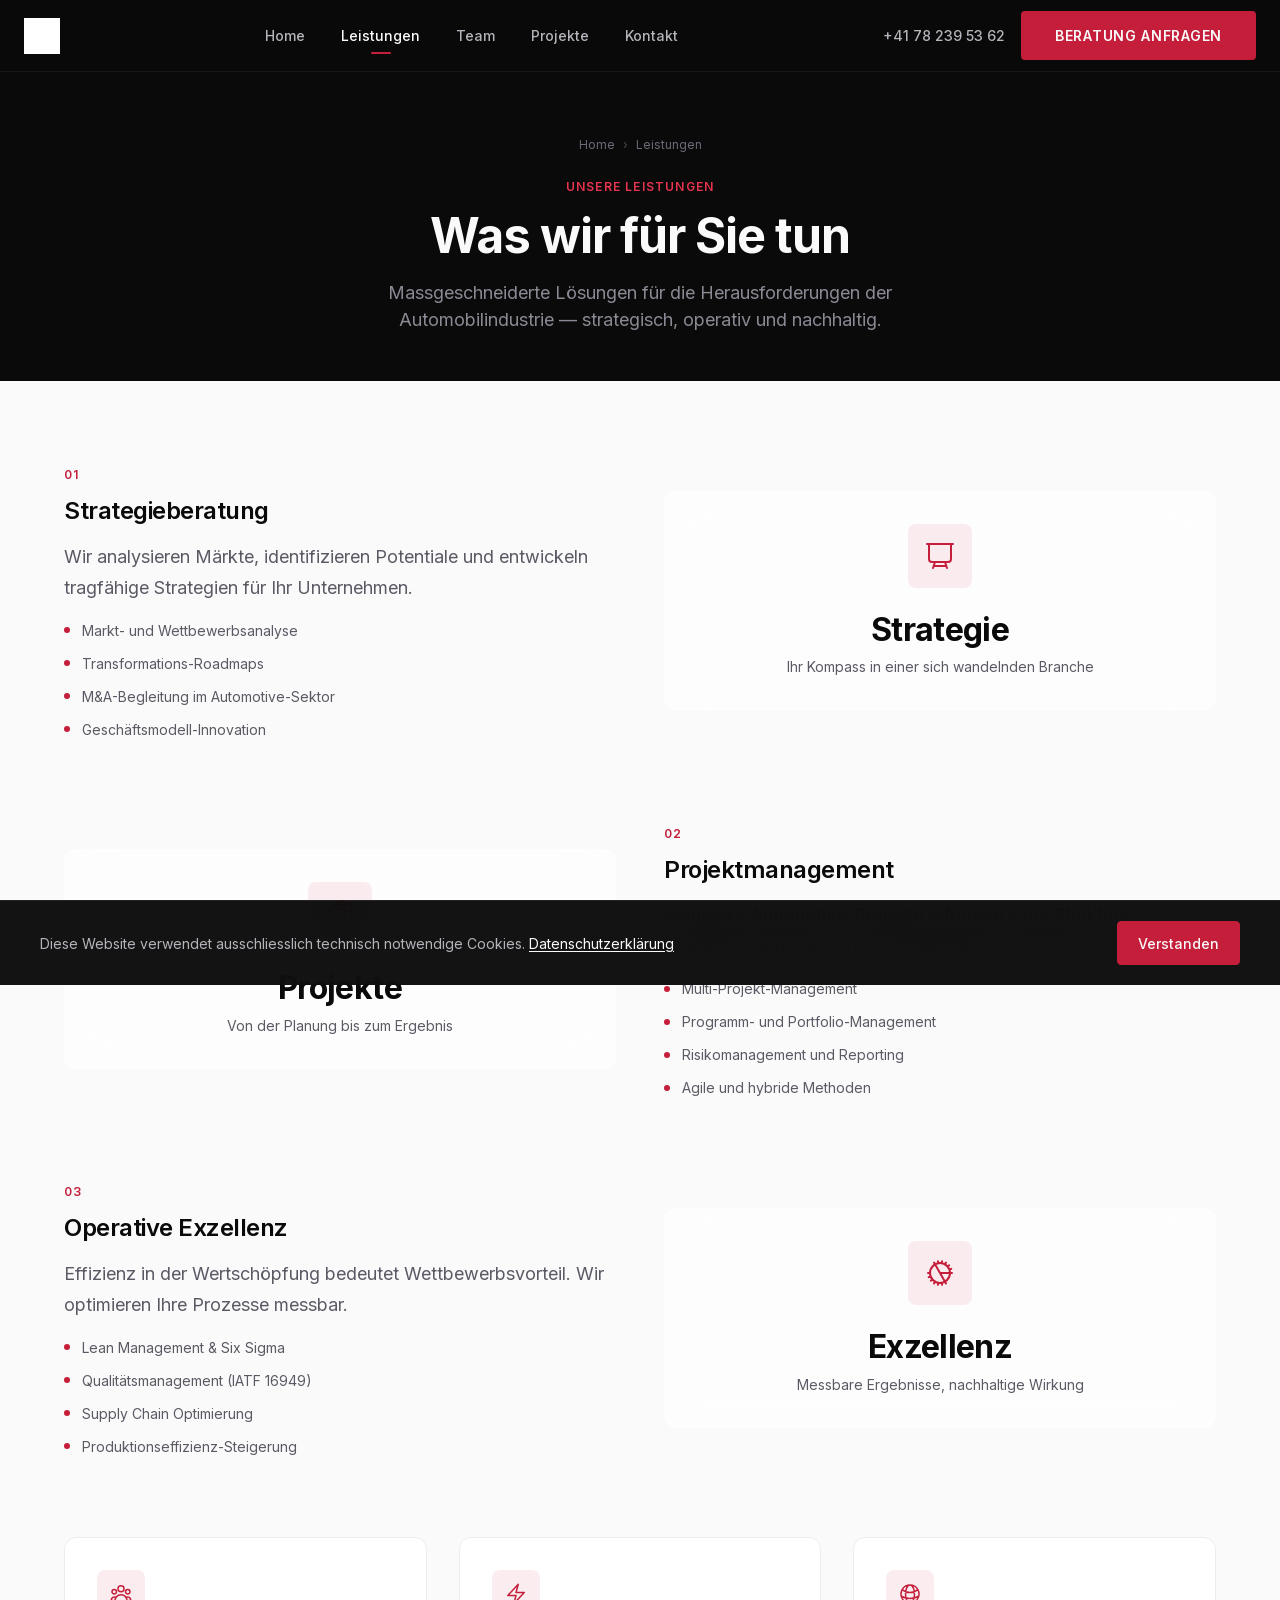
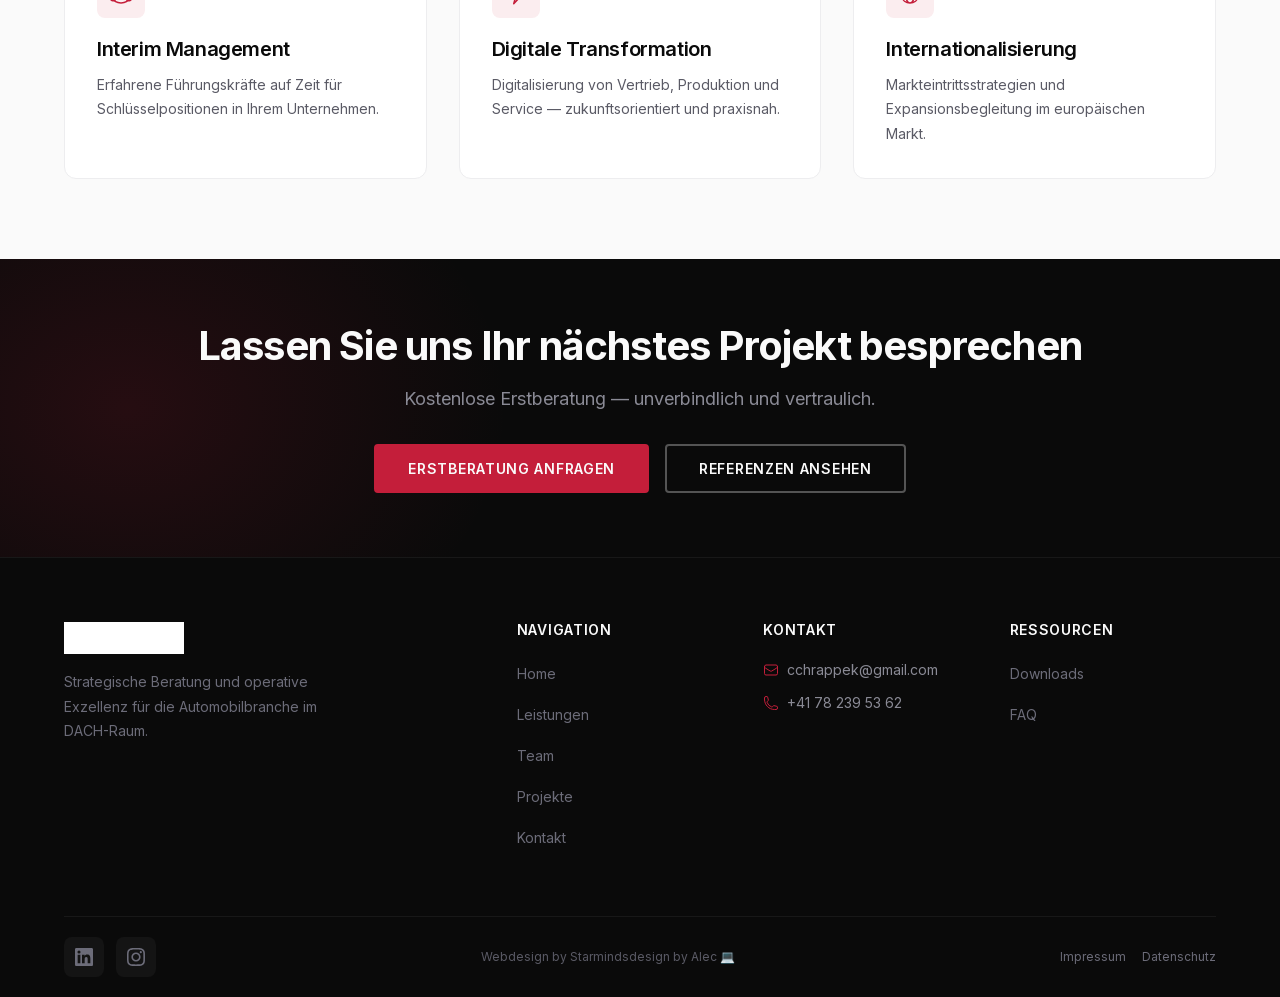
<file: leistungen.html>
<!DOCTYPE html>
<html lang="de" dir="ltr">
<head>
  <meta charset="UTF-8">
  <meta name="viewport" content="width=device-width, initial-scale=1.0">
  <title>Leistungen — Jigsaw Automotive Group | Strategische Beratung Automotive DACH</title>
  <meta name="description" content="Strategieberatung, Projektmanagement, Interim Management und Digitale Transformation — die Leistungen der Jigsaw Automotive Group für die Automobilbranche.">
  <meta name="robots" content="index, follow">
  <link rel="canonical" href="https://jigsaw-automotive.github.io/leistungen.html">
  <meta property="og:title" content="Leistungen — Jigsaw Automotive Group">
  <meta property="og:description" content="Unsere Leistungen für die Automobilbranche im DACH-Raum.">
  <meta property="og:url" content="https://jigsaw-automotive.github.io/leistungen.html">
  <meta property="og:type" content="website">
  <link rel="icon" type="image/png" href="assets/images/logo.png">
  <link rel="preload" href="assets/fonts/inter/Inter-Variable.woff2" as="font" type="font/woff2" crossorigin>
  <link rel="stylesheet" href="css/style.css">
</head>
<body>
  <a href="#main" class="skip-link">Zum Inhalt springen</a>

  <!-- SVG Clip Paths -->
  <svg width="0" height="0" aria-hidden="true" style="position:absolute">
    <defs>
      <clipPath id="puzzle-clip-1" clipPathUnits="objectBoundingBox">
        <path d="M 0.08,0.04 L 0.36,0.04 C 0.37,0.04 0.39,0.0 0.42,0.0 C 0.46,0.0 0.50,0.0 0.54,0.0 C 0.57,0.0 0.59,0.04 0.60,0.04 L 0.92,0.04 L 0.92,0.34 C 0.92,0.36 0.96,0.38 0.96,0.42 C 0.96,0.46 0.96,0.50 0.96,0.54 C 0.96,0.58 0.92,0.60 0.92,0.62 L 0.92,0.92 L 0.60,0.92 C 0.59,0.92 0.57,0.96 0.54,0.96 C 0.50,0.96 0.46,0.96 0.42,0.96 C 0.39,0.96 0.37,0.92 0.36,0.92 L 0.08,0.92 L 0.08,0.62 C 0.08,0.60 0.04,0.58 0.04,0.54 C 0.04,0.50 0.04,0.46 0.04,0.42 C 0.04,0.38 0.08,0.36 0.08,0.34 Z"/>
      </clipPath>
      <clipPath id="puzzle-clip-2" clipPathUnits="objectBoundingBox">
        <path d="M 0.10,0.06 L 0.38,0.06 C 0.38,0.06 0.41,0.01 0.50,0.01 C 0.59,0.01 0.62,0.06 0.62,0.06 L 0.90,0.06 L 0.90,0.36 C 0.90,0.36 0.95,0.39 0.95,0.48 C 0.95,0.57 0.90,0.60 0.90,0.60 L 0.90,0.94 L 0.62,0.94 C 0.62,0.94 0.59,0.88 0.50,0.88 C 0.41,0.88 0.38,0.94 0.38,0.94 L 0.10,0.94 L 0.10,0.60 C 0.10,0.60 0.05,0.57 0.05,0.48 C 0.05,0.39 0.10,0.36 0.10,0.36 Z"/>
      </clipPath>
      <clipPath id="puzzle-clip-3" clipPathUnits="objectBoundingBox">
        <path d="M 0.06,0.08 L 0.35,0.08 C 0.36,0.04 0.42,0.0 0.50,0.0 C 0.58,0.0 0.64,0.04 0.65,0.08 L 0.94,0.08 L 0.94,0.37 C 0.98,0.38 1.0,0.44 1.0,0.50 C 1.0,0.56 0.98,0.62 0.94,0.63 L 0.94,0.92 L 0.65,0.92 C 0.64,0.96 0.58,1.0 0.50,1.0 C 0.42,1.0 0.36,0.96 0.35,0.92 L 0.06,0.92 L 0.06,0.63 C 0.02,0.62 0.0,0.56 0.0,0.50 C 0.0,0.44 0.02,0.38 0.06,0.37 Z"/>
      </clipPath>
    </defs>
  </svg>

  <!-- HEADER -->
  <header class="header" id="header" role="banner">
    <div class="header__inner">
      <a href="index.html" class="header__logo" aria-label="Jigsaw Automotive Group — Startseite">
        <img src="assets/images/logo.png" alt="Jigsaw Automotive Group Logo" width="120" height="36" loading="eager">
      </a>
      <nav class="nav" id="main-nav" role="navigation" aria-label="Hauptnavigation">
        <a href="index.html" class="nav__link">Home</a>
        <a href="leistungen.html" class="nav__link active" aria-current="page">Leistungen</a>
        <a href="team.html" class="nav__link">Team</a>
        <a href="projekte.html" class="nav__link">Projekte</a>
        <a href="kontakt.html" class="nav__link">Kontakt</a>
      </nav>
      <div class="header__contact">
        <a href="tel:+41782395362" data-cms="phone" class="header__phone" aria-label="Anrufen: +41 78 239 53 62">
          <svg xmlns="http://www.w3.org/2000/svg" fill="none" viewBox="0 0 24 24" stroke-width="1.5" stroke="currentColor" aria-hidden="true"><path stroke-linecap="round" stroke-linejoin="round" d="M2.25 6.75c0 8.284 6.716 15 15 15h2.25a2.25 2.25 0 002.25-2.25v-1.372c0-.516-.351-.966-.852-1.091l-4.423-1.106c-.44-.11-.902.055-1.173.417l-.97 1.293c-.282.376-.769.542-1.21.38a12.035 12.035 0 01-7.143-7.143c-.162-.441.004-.928.38-1.21l1.293-.97c.363-.271.527-.734.417-1.173L6.963 3.102a1.125 1.125 0 00-1.091-.852H4.5A2.25 2.25 0 002.25 4.5v2.25z"/></svg>
          +41 78 239 53 62
        </a>
        <a href="kontakt.html" class="btn btn--primary hide-mobile">Beratung anfragen</a>
        <button class="menu-toggle" id="menu-toggle" aria-expanded="false" aria-controls="main-nav" aria-label="Menü öffnen">
          <span class="menu-toggle__bar" aria-hidden="true"></span>
        </button>
      </div>
    </div>
  </header>
  <div class="nav-overlay" id="nav-overlay" aria-hidden="true"></div>

  <main id="main" role="main">
    <!-- Subpage Hero -->
    <section class="subpage-hero" aria-labelledby="page-title">
      <div class="container">
        <nav class="breadcrumb" aria-label="Breadcrumb">
          <a href="index.html">Home</a>
          <span class="breadcrumb__separator" aria-hidden="true">›</span>
          <span aria-current="page">Leistungen</span>
        </nav>
        <span class="overline">Unsere Leistungen</span>
        <h1 id="page-title">Was wir für Sie tun</h1>
        <p>Massgeschneiderte Lösungen für die Herausforderungen der Automobilindustrie — strategisch, operativ und nachhaltig.</p>
      </div>
    </section>

    <!-- Services Detail -->
    <section class="section" aria-label="Leistungsübersicht">
      <div class="container">
        <!-- Service 1 -->
        <div style="display:grid;grid-template-columns:1fr 1fr;gap:var(--space-12);align-items:center;margin-bottom:var(--space-20);" class="reveal">
          <div>
            <span class="overline">01</span>
            <h2 class="heading-sub" style="margin:var(--space-3) 0 var(--space-4);">Strategieberatung</h2>
            <p class="body-large" style="margin-bottom:var(--space-4);">
              Wir analysieren Märkte, identifizieren Potentiale und entwickeln tragfähige Strategien für Ihr Unternehmen.
            </p>
            <ul style="list-style:none;display:flex;flex-direction:column;gap:var(--space-3);">
              <li style="display:flex;align-items:center;gap:var(--space-3);font-size:var(--font-size-sm);color:var(--color-text-secondary);">
                <span style="width:6px;height:6px;background:var(--color-accent);border-radius:50%;flex-shrink:0;"></span>
                Markt- und Wettbewerbsanalyse
              </li>
              <li style="display:flex;align-items:center;gap:var(--space-3);font-size:var(--font-size-sm);color:var(--color-text-secondary);">
                <span style="width:6px;height:6px;background:var(--color-accent);border-radius:50%;flex-shrink:0;"></span>
                Transformations-Roadmaps
              </li>
              <li style="display:flex;align-items:center;gap:var(--space-3);font-size:var(--font-size-sm);color:var(--color-text-secondary);">
                <span style="width:6px;height:6px;background:var(--color-accent);border-radius:50%;flex-shrink:0;"></span>
                M&A-Begleitung im Automotive-Sektor
              </li>
              <li style="display:flex;align-items:center;gap:var(--space-3);font-size:var(--font-size-sm);color:var(--color-text-secondary);">
                <span style="width:6px;height:6px;background:var(--color-accent);border-radius:50%;flex-shrink:0;"></span>
                Geschäftsmodell-Innovation
              </li>
            </ul>
          </div>
          <div class="glass-card" style="text-align:center;">
            <div class="card__icon" style="margin:0 auto var(--space-6);width:64px;height:64px;">
              <svg xmlns="http://www.w3.org/2000/svg" fill="none" viewBox="0 0 24 24" stroke-width="1.5" stroke="currentColor" aria-hidden="true" style="width:32px;height:32px;"><path stroke-linecap="round" stroke-linejoin="round" d="M3.75 3v11.25A2.25 2.25 0 006 16.5h2.25M3.75 3h-1.5m1.5 0h16.5m0 0h1.5m-1.5 0v11.25A2.25 2.25 0 0118 16.5h-2.25m-7.5 0h7.5m-7.5 0l-1 3m8.5-3l1 3m0 0l.5 1.5m-.5-1.5h-9.5m0 0l-.5 1.5"/></svg>
            </div>
            <h3 style="font-size:var(--font-size-2xl);margin-bottom:var(--space-2);">Strategie</h3>
            <p class="body-small">Ihr Kompass in einer sich wandelnden Branche</p>
          </div>
        </div>

        <!-- Service 2 -->
        <div style="display:grid;grid-template-columns:1fr 1fr;gap:var(--space-12);align-items:center;margin-bottom:var(--space-20);" class="reveal">
          <div class="glass-card" style="text-align:center;order:1;">
            <div class="card__icon" style="margin:0 auto var(--space-6);width:64px;height:64px;">
              <svg xmlns="http://www.w3.org/2000/svg" fill="none" viewBox="0 0 24 24" stroke-width="1.5" stroke="currentColor" aria-hidden="true" style="width:32px;height:32px;"><path stroke-linecap="round" stroke-linejoin="round" d="M9 12h3.75M9 15h3.75M9 18h3.75m3 .75H18a2.25 2.25 0 002.25-2.25V6.108c0-1.135-.845-2.098-1.976-2.192a48.424 48.424 0 00-1.123-.08m-5.801 0c-.065.21-.1.433-.1.664 0 .414.336.75.75.75h4.5a.75.75 0 00.75-.75 2.25 2.25 0 00-.1-.664m-5.8 0A2.251 2.251 0 0113.5 2.25H15a2.25 2.25 0 012.15 1.586m-5.8 0c-.376.023-.75.05-1.124.08C9.095 4.01 8.25 4.973 8.25 6.108V8.25m0 0H4.875c-.621 0-1.125.504-1.125 1.125v11.25c0 .621.504 1.125 1.125 1.125h9.75c.621 0 1.125-.504 1.125-1.125V9.375c0-.621-.504-1.125-1.125-1.125H8.25z"/></svg>
            </div>
            <h3 style="font-size:var(--font-size-2xl);margin-bottom:var(--space-2);">Projekte</h3>
            <p class="body-small">Von der Planung bis zum Ergebnis</p>
          </div>
          <div style="order:2;">
            <span class="overline">02</span>
            <h2 class="heading-sub" style="margin:var(--space-3) 0 var(--space-4);">Projektmanagement</h2>
            <p class="body-large" style="margin-bottom:var(--space-4);">
              Komplexe Automotive-Projekte erfordern klare Strukturen, erfahrene Steuerung und konsequentes Controlling.
            </p>
            <ul style="list-style:none;display:flex;flex-direction:column;gap:var(--space-3);">
              <li style="display:flex;align-items:center;gap:var(--space-3);font-size:var(--font-size-sm);color:var(--color-text-secondary);">
                <span style="width:6px;height:6px;background:var(--color-accent);border-radius:50%;flex-shrink:0;"></span>
                Multi-Projekt-Management
              </li>
              <li style="display:flex;align-items:center;gap:var(--space-3);font-size:var(--font-size-sm);color:var(--color-text-secondary);">
                <span style="width:6px;height:6px;background:var(--color-accent);border-radius:50%;flex-shrink:0;"></span>
                Programm- und Portfolio-Management
              </li>
              <li style="display:flex;align-items:center;gap:var(--space-3);font-size:var(--font-size-sm);color:var(--color-text-secondary);">
                <span style="width:6px;height:6px;background:var(--color-accent);border-radius:50%;flex-shrink:0;"></span>
                Risikomanagement und Reporting
              </li>
              <li style="display:flex;align-items:center;gap:var(--space-3);font-size:var(--font-size-sm);color:var(--color-text-secondary);">
                <span style="width:6px;height:6px;background:var(--color-accent);border-radius:50%;flex-shrink:0;"></span>
                Agile und hybride Methoden
              </li>
            </ul>
          </div>
        </div>

        <!-- Service 3 -->
        <div style="display:grid;grid-template-columns:1fr 1fr;gap:var(--space-12);align-items:center;margin-bottom:var(--space-20);" class="reveal">
          <div>
            <span class="overline">03</span>
            <h2 class="heading-sub" style="margin:var(--space-3) 0 var(--space-4);">Operative Exzellenz</h2>
            <p class="body-large" style="margin-bottom:var(--space-4);">
              Effizienz in der Wertschöpfung bedeutet Wettbewerbsvorteil. Wir optimieren Ihre Prozesse messbar.
            </p>
            <ul style="list-style:none;display:flex;flex-direction:column;gap:var(--space-3);">
              <li style="display:flex;align-items:center;gap:var(--space-3);font-size:var(--font-size-sm);color:var(--color-text-secondary);">
                <span style="width:6px;height:6px;background:var(--color-accent);border-radius:50%;flex-shrink:0;"></span>
                Lean Management & Six Sigma
              </li>
              <li style="display:flex;align-items:center;gap:var(--space-3);font-size:var(--font-size-sm);color:var(--color-text-secondary);">
                <span style="width:6px;height:6px;background:var(--color-accent);border-radius:50%;flex-shrink:0;"></span>
                Qualitätsmanagement (IATF 16949)
              </li>
              <li style="display:flex;align-items:center;gap:var(--space-3);font-size:var(--font-size-sm);color:var(--color-text-secondary);">
                <span style="width:6px;height:6px;background:var(--color-accent);border-radius:50%;flex-shrink:0;"></span>
                Supply Chain Optimierung
              </li>
              <li style="display:flex;align-items:center;gap:var(--space-3);font-size:var(--font-size-sm);color:var(--color-text-secondary);">
                <span style="width:6px;height:6px;background:var(--color-accent);border-radius:50%;flex-shrink:0;"></span>
                Produktionseffizienz-Steigerung
              </li>
            </ul>
          </div>
          <div class="glass-card" style="text-align:center;">
            <div class="card__icon" style="margin:0 auto var(--space-6);width:64px;height:64px;">
              <svg xmlns="http://www.w3.org/2000/svg" fill="none" viewBox="0 0 24 24" stroke-width="1.5" stroke="currentColor" aria-hidden="true" style="width:32px;height:32px;"><path stroke-linecap="round" stroke-linejoin="round" d="M4.5 12a7.5 7.5 0 0015 0m-15 0a7.5 7.5 0 1115 0m-15 0H3m16.5 0H21m-1.5 0H12m-8.457 3.077l1.41-.513m14.095-5.13l1.41-.513M5.106 17.785l1.15-.964m11.49-9.642l1.149-.964M7.501 19.795l.75-1.3m7.5-12.99l.75-1.3m-6.063 16.658l.26-1.477m2.605-14.772l.26-1.477m0 17.726l-.26-1.477M10.698 4.614l-.26-1.477M16.5 19.794l-.75-1.299M7.5 4.205L12 12m0 0l4.5 7.795"/></svg>
            </div>
            <h3 style="font-size:var(--font-size-2xl);margin-bottom:var(--space-2);">Exzellenz</h3>
            <p class="body-small">Messbare Ergebnisse, nachhaltige Wirkung</p>
          </div>
        </div>

        <!-- More services as cards -->
        <div class="grid grid-3 mt-16 reveal">
          <div class="card card--service">
            <div class="card__icon">
              <svg xmlns="http://www.w3.org/2000/svg" fill="none" viewBox="0 0 24 24" stroke-width="1.5" stroke="currentColor" aria-hidden="true"><path stroke-linecap="round" stroke-linejoin="round" d="M18 18.72a9.094 9.094 0 003.741-.479 3 3 0 00-4.682-2.72m.94 3.198l.001.031c0 .225-.012.447-.037.666A11.944 11.944 0 0112 21c-2.17 0-4.207-.576-5.963-1.584A6.062 6.062 0 016 18.719m12 0a5.971 5.971 0 00-.941-3.197m0 0A5.995 5.995 0 0012 12.75a5.995 5.995 0 00-5.058 2.772m0 0a3 3 0 00-4.681 2.72 8.986 8.986 0 003.74.477m.94-3.197a5.971 5.971 0 00-.94 3.197M15 6.75a3 3 0 11-6 0 3 3 0 016 0zm6 3a2.25 2.25 0 11-4.5 0 2.25 2.25 0 014.5 0zm-13.5 0a2.25 2.25 0 11-4.5 0 2.25 2.25 0 014.5 0z"/></svg>
            </div>
            <h3 class="card__title">Interim Management</h3>
            <p class="card__text">Erfahrene Führungskräfte auf Zeit für Schlüsselpositionen in Ihrem Unternehmen.</p>
          </div>

          <div class="card card--service">
            <div class="card__icon">
              <svg xmlns="http://www.w3.org/2000/svg" fill="none" viewBox="0 0 24 24" stroke-width="1.5" stroke="currentColor" aria-hidden="true"><path stroke-linecap="round" stroke-linejoin="round" d="M3.75 13.5l10.5-11.25L12 10.5h8.25L9.75 21.75 12 13.5H3.75z"/></svg>
            </div>
            <h3 class="card__title">Digitale Transformation</h3>
            <p class="card__text">Digitalisierung von Vertrieb, Produktion und Service — zukunftsorientiert und praxisnah.</p>
          </div>

          <div class="card card--service">
            <div class="card__icon">
              <svg xmlns="http://www.w3.org/2000/svg" fill="none" viewBox="0 0 24 24" stroke-width="1.5" stroke="currentColor" aria-hidden="true"><path stroke-linecap="round" stroke-linejoin="round" d="M12 21a9.004 9.004 0 008.716-6.747M12 21a9.004 9.004 0 01-8.716-6.747M12 21c2.485 0 4.5-4.03 4.5-9S14.485 3 12 3m0 18c-2.485 0-4.5-4.03-4.5-9S9.515 3 12 3m0 0a8.997 8.997 0 017.843 4.582M12 3a8.997 8.997 0 00-7.843 4.582m15.686 0A11.953 11.953 0 0112 10.5c-2.998 0-5.74-1.1-7.843-2.918m15.686 0A8.959 8.959 0 0121 12c0 .778-.099 1.533-.284 2.253m0 0A17.919 17.919 0 0112 16.5a17.88 17.88 0 01-8.716-2.247m0 0A9.015 9.015 0 013 12c0-1.605.42-3.113 1.157-4.418"/></svg>
            </div>
            <h3 class="card__title">Internationalisierung</h3>
            <p class="card__text">Markteintrittsstrategien und Expansionsbegleitung im europäischen Markt.</p>
          </div>
        </div>
      </div>
    </section>

    <!-- CTA -->
    <section class="cta-banner" aria-labelledby="cta-title">
      <div class="container">
        <div class="reveal">
          <h2 id="cta-title" class="cta-banner__title">Lassen Sie uns Ihr nächstes Projekt besprechen</h2>
          <p class="cta-banner__text">Kostenlose Erstberatung — unverbindlich und vertraulich.</p>
          <div class="cta-banner__actions">
            <a href="kontakt.html" class="btn btn--primary">Erstberatung anfragen</a>
            <a href="projekte.html" class="btn btn--outline">Referenzen ansehen</a>
          </div>
        </div>
      </div>
    </section>
  </main>

  <!-- FOOTER -->
  <footer class="footer" role="contentinfo">
    <div class="container">
      <div class="footer__main">
        <div class="footer__brand">
          <img src="assets/images/logo.png" alt="Jigsaw Automotive Group" class="footer__logo" width="120" height="32" loading="lazy">
          <p class="footer__brand-text">Strategische Beratung und operative Exzellenz für die Automobilbranche im DACH-Raum.</p>
        </div>
        <div>
          <h3 class="footer__heading">Navigation</h3>
          <nav class="footer__links" aria-label="Footer-Navigation">
            <a href="index.html" class="footer__link">Home</a>
            <a href="leistungen.html" class="footer__link">Leistungen</a>
            <a href="team.html" class="footer__link">Team</a>
            <a href="projekte.html" class="footer__link">Projekte</a>
            <a href="kontakt.html" class="footer__link">Kontakt</a>
          </nav>
        </div>
        <div>
          <h3 class="footer__heading">Kontakt</h3>
          <div class="footer__contact-item">
            <svg xmlns="http://www.w3.org/2000/svg" fill="none" viewBox="0 0 24 24" stroke-width="1.5" stroke="currentColor" aria-hidden="true"><path stroke-linecap="round" stroke-linejoin="round" d="M21.75 6.75v10.5a2.25 2.25 0 01-2.25 2.25h-15a2.25 2.25 0 01-2.25-2.25V6.75m19.5 0A2.25 2.25 0 0019.5 4.5h-15a2.25 2.25 0 00-2.25 2.25m19.5 0v.243a2.25 2.25 0 01-1.07 1.916l-7.5 4.615a2.25 2.25 0 01-2.36 0L3.32 8.91a2.25 2.25 0 01-1.07-1.916V6.75"/></svg>
            <a href="mailto:cchrappek@gmail.com" data-cms="email" style="color:inherit;">cchrappek@gmail.com</a>
          </div>
          <div class="footer__contact-item">
            <svg xmlns="http://www.w3.org/2000/svg" fill="none" viewBox="0 0 24 24" stroke-width="1.5" stroke="currentColor" aria-hidden="true"><path stroke-linecap="round" stroke-linejoin="round" d="M2.25 6.75c0 8.284 6.716 15 15 15h2.25a2.25 2.25 0 002.25-2.25v-1.372c0-.516-.351-.966-.852-1.091l-4.423-1.106c-.44-.11-.902.055-1.173.417l-.97 1.293c-.282.376-.769.542-1.21.38a12.035 12.035 0 01-7.143-7.143c-.162-.441.004-.928.38-1.21l1.293-.97c.363-.271.527-.734.417-1.173L6.963 3.102a1.125 1.125 0 00-1.091-.852H4.5A2.25 2.25 0 002.25 4.5v2.25z"/></svg>
            <a href="tel:+41782395362" data-cms="phone" style="color:inherit;">+41 78 239 53 62</a>
          </div>
        </div>
        <div>
          <h3 class="footer__heading">Ressourcen</h3>
          <div class="footer__links">
            <a href="index.html#downloads" class="footer__link">Downloads</a>
            <a href="index.html#faq" class="footer__link">FAQ</a>
          </div>
        </div>
      </div>
      <div class="footer__bottom">
        <div class="footer__bottom-inner">
          <div class="footer__social">
            <a href="https://www.linkedin.com/company/jigsaw-automotive-group" class="footer__social-link" aria-label="LinkedIn" target="_blank" rel="noopener noreferrer">
              <svg xmlns="http://www.w3.org/2000/svg" viewBox="0 0 24 24" fill="currentColor" aria-hidden="true"><path d="M20.447 20.452h-3.554v-5.569c0-1.328-.027-3.037-1.852-3.037-1.853 0-2.136 1.445-2.136 2.939v5.667H9.351V9h3.414v1.561h.046c.477-.9 1.637-1.85 3.37-1.85 3.601 0 4.267 2.37 4.267 5.455v6.286zM5.337 7.433a2.062 2.062 0 01-2.063-2.065 2.064 2.064 0 112.063 2.065zm1.782 13.019H3.555V9h3.564v11.452zM22.225 0H1.771C.792 0 0 .774 0 1.729v20.542C0 23.227.792 24 1.771 24h20.451C23.2 24 24 23.227 24 22.271V1.729C24 .774 23.2 0 22.222 0h.003z"/></svg>
            </a>
            <a href="https://www.instagram.com/jigsaw_automotive" class="footer__social-link" aria-label="Instagram" target="_blank" rel="noopener noreferrer">
              <svg xmlns="http://www.w3.org/2000/svg" viewBox="0 0 24 24" fill="currentColor" aria-hidden="true"><path d="M12 0C8.74 0 8.333.015 7.053.072 5.775.132 4.905.333 4.14.63c-.789.306-1.459.717-2.126 1.384S.935 3.35.63 4.14C.333 4.905.131 5.775.072 7.053.012 8.333 0 8.74 0 12s.015 3.667.072 4.947c.06 1.277.261 2.148.558 2.913.306.788.717 1.459 1.384 2.126.667.666 1.336 1.079 2.126 1.384.766.296 1.636.499 2.913.558C8.333 23.988 8.74 24 12 24s3.667-.015 4.947-.072c1.277-.06 2.148-.262 2.913-.558.788-.306 1.459-.718 2.126-1.384.666-.667 1.079-1.335 1.384-2.126.296-.765.499-1.636.558-2.913.06-1.28.072-1.687.072-4.947s-.015-3.667-.072-4.947c-.06-1.277-.262-2.149-.558-2.913-.306-.789-.718-1.459-1.384-2.126C21.319 1.347 20.651.935 19.86.63c-.765-.297-1.636-.499-2.913-.558C15.667.012 15.26 0 12 0zm0 2.16c3.203 0 3.585.016 4.85.071 1.17.055 1.805.249 2.227.415.562.217.96.477 1.382.896.419.42.679.819.896 1.381.164.422.36 1.057.413 2.227.057 1.266.07 1.646.07 4.85s-.015 3.585-.074 4.85c-.061 1.17-.256 1.805-.421 2.227-.224.562-.479.96-.899 1.382-.419.419-.824.679-1.38.896-.42.164-1.065.36-2.235.413-1.274.057-1.649.07-4.859.07-3.211 0-3.586-.015-4.859-.074-1.171-.061-1.816-.256-2.236-.421-.569-.224-.96-.479-1.379-.899-.421-.419-.69-.824-.9-1.38-.165-.42-.359-1.065-.42-2.235-.045-1.26-.061-1.649-.061-4.844 0-3.196.016-3.586.061-4.861.061-1.17.255-1.814.42-2.234.21-.57.479-.96.9-1.381.419-.419.81-.689 1.379-.898.42-.166 1.051-.361 2.221-.421 1.275-.045 1.65-.06 4.859-.06l.045.03zm0 3.678a6.162 6.162 0 100 12.324 6.162 6.162 0 100-12.324zM12 16c-2.21 0-4-1.79-4-4s1.79-4 4-4 4 1.79 4 4-1.79 4-4 4zm7.846-10.405a1.441 1.441 0 11-2.882 0 1.441 1.441 0 012.882 0z"/></svg>
            </a>
          </div>
          <div class="footer__credit">Webdesign by Starmindsdesign by Alec 💻</div>
          <div class="footer__legal">
            <a href="impressum.html">Impressum</a>
            <a href="datenschutz.html">Datenschutz</a>
          </div>
        </div>
      </div>
    </div>
  </footer>

  <div class="cookie-banner" id="cookie-banner" role="dialog" aria-label="Cookie-Hinweis">
    <div class="cookie-banner__inner">
      <p class="cookie-banner__text">Diese Website verwendet ausschliesslich technisch notwendige Cookies. <a href="datenschutz.html">Datenschutzerklärung</a></p>
      <div class="cookie-banner__actions">
        <button class="cookie-banner__btn cookie-banner__btn--accept" id="cookie-accept">Verstanden</button>
      </div>
    </div>
  </div>

  <script src="js/main.js" defer></script>
</body>
</html>
</file>
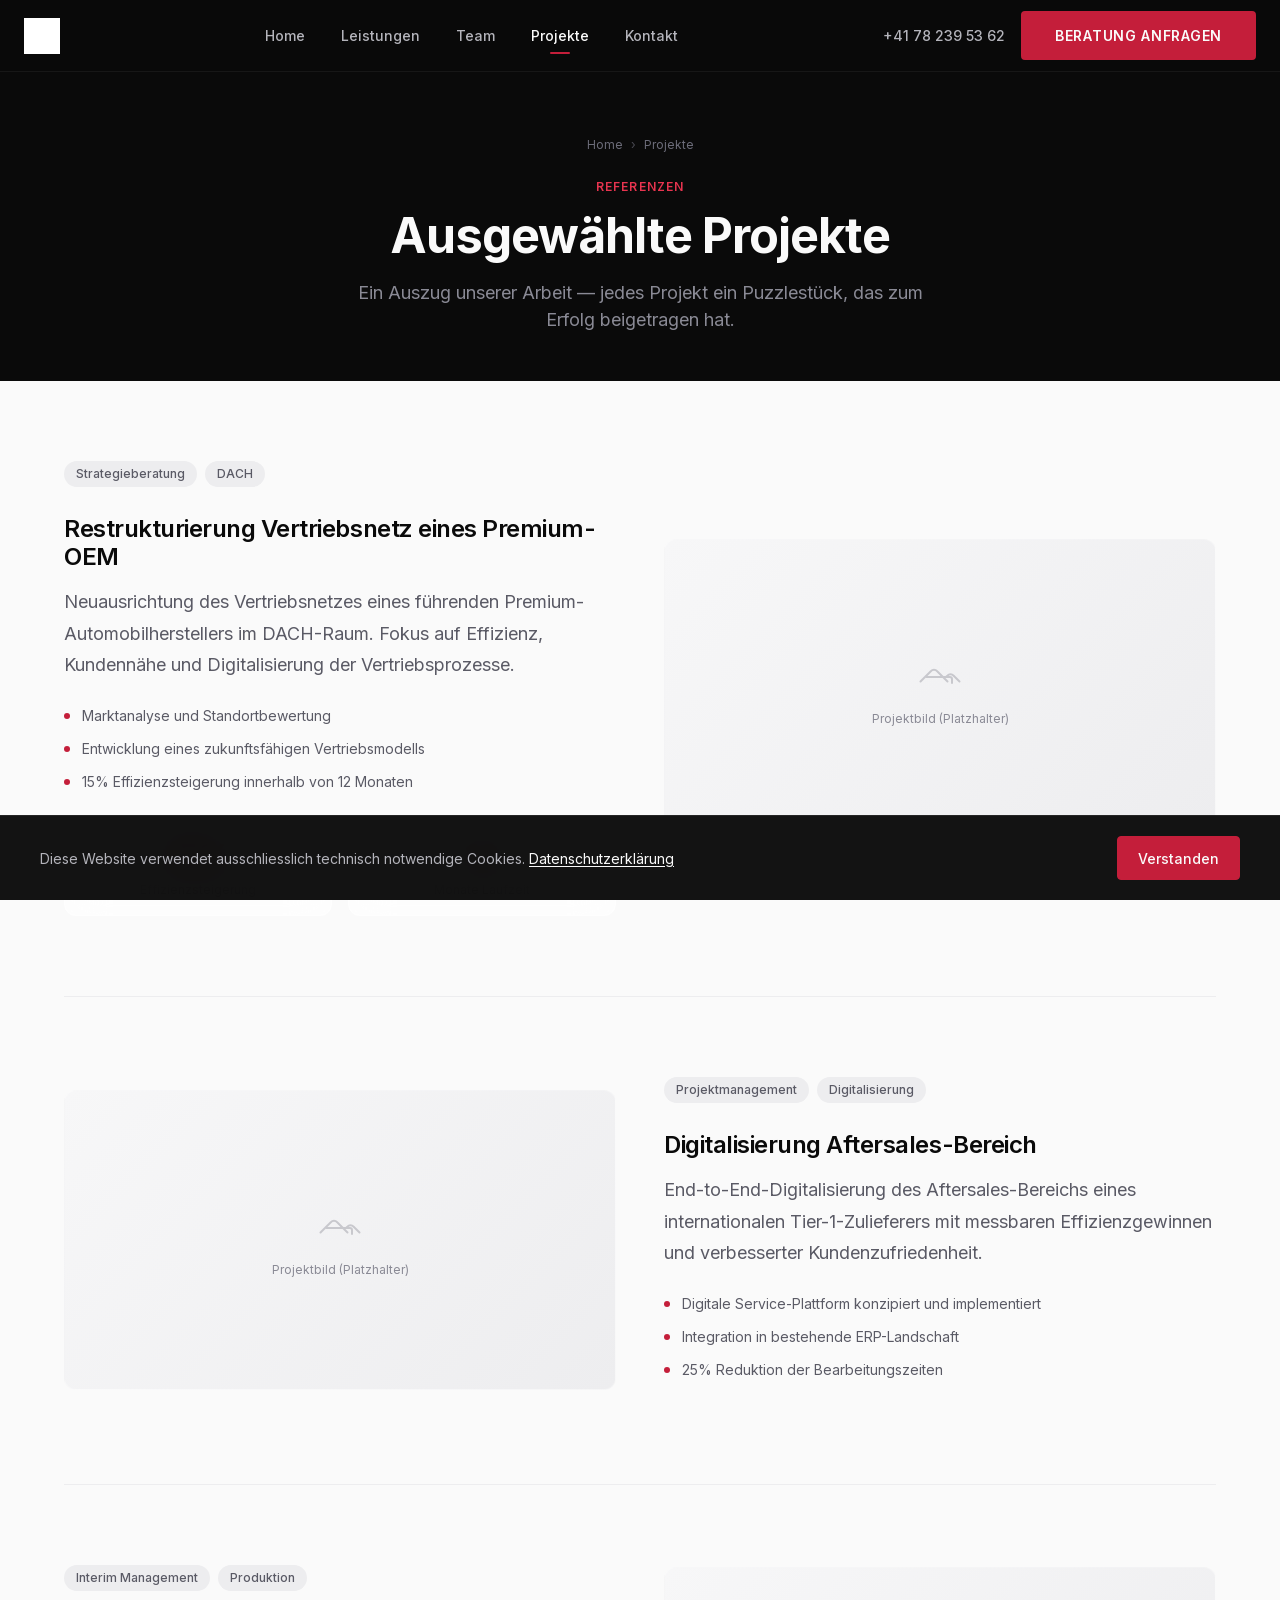
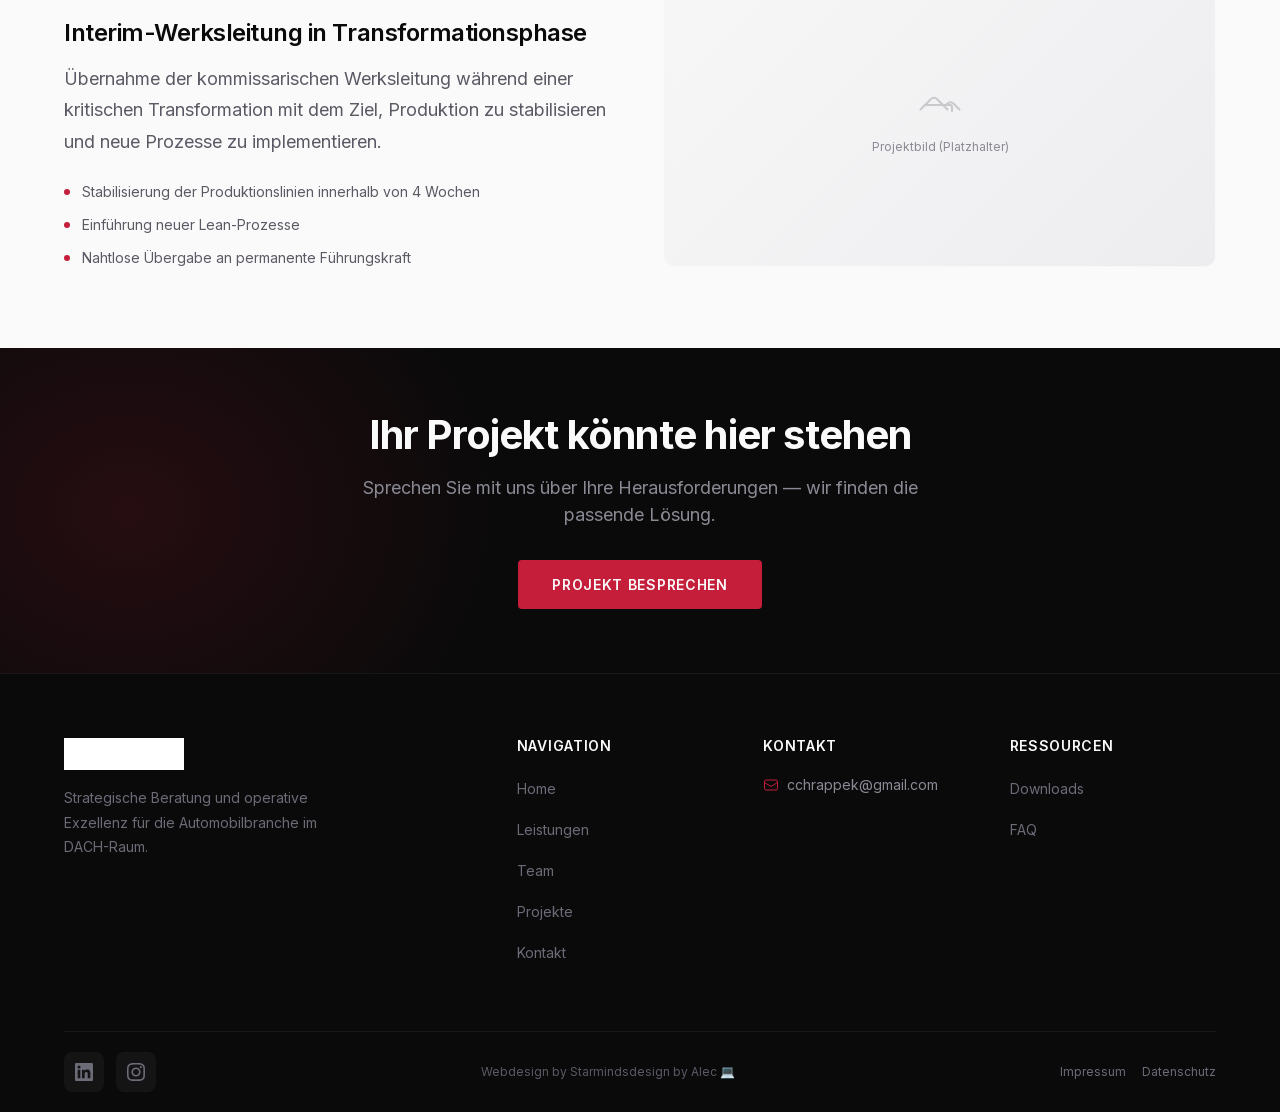
<file: projekte.html>
<!DOCTYPE html>
<html lang="de" dir="ltr">
<head>
  <meta charset="UTF-8">
  <meta name="viewport" content="width=device-width, initial-scale=1.0">
  <title>Projekte & Referenzen — Jigsaw Automotive Group</title>
  <meta name="description" content="Ausgewählte Projekte und Referenzen der Jigsaw Automotive Group — Strategieberatung, Projektmanagement und operative Exzellenz in der Automobilbranche.">
  <link rel="canonical" href="https://jigsaw-automotive.github.io/projekte.html">
  <meta property="og:title" content="Projekte — Jigsaw Automotive Group">
  <meta property="og:type" content="website">
  <link rel="icon" type="image/png" href="assets/images/logo.png">
  <link rel="preload" href="assets/fonts/inter/Inter-Variable.woff2" as="font" type="font/woff2" crossorigin>
  <link rel="stylesheet" href="css/style.css">
</head>
<body>
  <a href="#main" class="skip-link">Zum Inhalt springen</a>
  <svg width="0" height="0" aria-hidden="true" style="position:absolute"><defs><clipPath id="puzzle-clip-1" clipPathUnits="objectBoundingBox"><path d="M 0.08,0.04 L 0.36,0.04 C 0.37,0.04 0.39,0.0 0.42,0.0 C 0.46,0.0 0.50,0.0 0.54,0.0 C 0.57,0.0 0.59,0.04 0.60,0.04 L 0.92,0.04 L 0.92,0.34 C 0.92,0.36 0.96,0.38 0.96,0.42 C 0.96,0.46 0.96,0.50 0.96,0.54 C 0.96,0.58 0.92,0.60 0.92,0.62 L 0.92,0.92 L 0.60,0.92 C 0.59,0.92 0.57,0.96 0.54,0.96 C 0.50,0.96 0.46,0.96 0.42,0.96 C 0.39,0.96 0.37,0.92 0.36,0.92 L 0.08,0.92 L 0.08,0.62 C 0.08,0.60 0.04,0.58 0.04,0.54 C 0.04,0.50 0.04,0.46 0.04,0.42 C 0.04,0.38 0.08,0.36 0.08,0.34 Z"/></clipPath></defs></svg>

  <header class="header" id="header" role="banner">
    <div class="header__inner">
      <a href="index.html" class="header__logo" aria-label="Startseite"><img src="assets/images/logo.png" alt="Jigsaw Automotive Group Logo" width="120" height="36" loading="eager"></a>
      <nav class="nav" id="main-nav" role="navigation" aria-label="Hauptnavigation">
        <a href="index.html" class="nav__link">Home</a>
        <a href="leistungen.html" class="nav__link">Leistungen</a>
        <a href="team.html" class="nav__link">Team</a>
        <a href="projekte.html" class="nav__link active" aria-current="page">Projekte</a>
        <a href="kontakt.html" class="nav__link">Kontakt</a>
      </nav>
      <div class="header__contact">
        <a href="tel:+41782395362" data-cms="phone" class="header__phone" aria-label="Anrufen"><svg xmlns="http://www.w3.org/2000/svg" fill="none" viewBox="0 0 24 24" stroke-width="1.5" stroke="currentColor" aria-hidden="true"><path stroke-linecap="round" stroke-linejoin="round" d="M2.25 6.75c0 8.284 6.716 15 15 15h2.25a2.25 2.25 0 002.25-2.25v-1.372c0-.516-.351-.966-.852-1.091l-4.423-1.106c-.44-.11-.902.055-1.173.417l-.97 1.293c-.282.376-.769.542-1.21.38a12.035 12.035 0 01-7.143-7.143c-.162-.441.004-.928.38-1.21l1.293-.97c.363-.271.527-.734.417-1.173L6.963 3.102a1.125 1.125 0 00-1.091-.852H4.5A2.25 2.25 0 002.25 4.5v2.25z"/></svg>+41 78 239 53 62</a>
        <a href="kontakt.html" class="btn btn--primary hide-mobile">Beratung anfragen</a>
        <button class="menu-toggle" id="menu-toggle" aria-expanded="false" aria-controls="main-nav" aria-label="Menü öffnen"><span class="menu-toggle__bar" aria-hidden="true"></span></button>
      </div>
    </div>
  </header>
  <div class="nav-overlay" id="nav-overlay" aria-hidden="true"></div>

  <main id="main" role="main">
    <section class="subpage-hero" aria-labelledby="page-title">
      <div class="container">
        <nav class="breadcrumb" aria-label="Breadcrumb"><a href="index.html">Home</a><span class="breadcrumb__separator" aria-hidden="true">›</span><span aria-current="page">Projekte</span></nav>
        <span class="overline">Referenzen</span>
        <h1 id="page-title">Ausgewählte Projekte</h1>
        <p>Ein Auszug unserer Arbeit — jedes Projekt ein Puzzlestück, das zum Erfolg beigetragen hat.</p>
      </div>
    </section>

    <section class="section" aria-label="Projektübersicht">
      <div class="container">
        <!-- Project 1 -->
        <article style="display:grid;grid-template-columns:1fr 1fr;gap:var(--space-12);align-items:center;margin-bottom:var(--space-20);padding-bottom:var(--space-20);border-bottom:1px solid var(--color-border-light);" class="reveal">
          <div>
            <div style="display:flex;gap:var(--space-2);margin-bottom:var(--space-4);flex-wrap:wrap;">
              <span class="card--project__tag">Strategieberatung</span>
              <span class="card--project__tag">DACH</span>
            </div>
            <h2 class="heading-sub" style="margin-bottom:var(--space-4);">Restrukturierung Vertriebsnetz eines Premium-OEM</h2>
            <p class="body-large" style="margin-bottom:var(--space-6);">
              Neuausrichtung des Vertriebsnetzes eines führenden Premium-Automobilherstellers im DACH-Raum. Fokus auf Effizienz, Kundennähe und Digitalisierung der Vertriebsprozesse.
            </p>
            <ul style="list-style:none;display:flex;flex-direction:column;gap:var(--space-3);margin-bottom:var(--space-6);">
              <li style="display:flex;align-items:flex-start;gap:var(--space-3);font-size:var(--font-size-sm);color:var(--color-text-secondary);">
                <span style="width:6px;height:6px;background:var(--color-accent);border-radius:50%;flex-shrink:0;margin-top:8px;"></span>
                Marktanalyse und Standortbewertung
              </li>
              <li style="display:flex;align-items:flex-start;gap:var(--space-3);font-size:var(--font-size-sm);color:var(--color-text-secondary);">
                <span style="width:6px;height:6px;background:var(--color-accent);border-radius:50%;flex-shrink:0;margin-top:8px;"></span>
                Entwicklung eines zukunftsfähigen Vertriebsmodells
              </li>
              <li style="display:flex;align-items:flex-start;gap:var(--space-3);font-size:var(--font-size-sm);color:var(--color-text-secondary);">
                <span style="width:6px;height:6px;background:var(--color-accent);border-radius:50%;flex-shrink:0;margin-top:8px;"></span>
                15% Effizienzsteigerung innerhalb von 12 Monaten
              </li>
            </ul>
            <div style="display:grid;grid-template-columns:1fr 1fr;gap:var(--space-4);">
              <div class="glass-card" style="padding:var(--space-4);text-align:center;">
                <div style="font-size:var(--font-size-2xl);font-weight:var(--font-weight-bold);color:var(--color-accent);">15%</div>
                <div style="font-size:var(--font-size-xs);color:var(--color-text-muted);">Effizienzsteigerung</div>
              </div>
              <div class="glass-card" style="padding:var(--space-4);text-align:center;">
                <div style="font-size:var(--font-size-2xl);font-weight:var(--font-weight-bold);color:var(--color-accent);">12</div>
                <div style="font-size:var(--font-size-xs);color:var(--color-text-muted);">Monate Laufzeit</div>
              </div>
            </div>
          </div>
          <div class="glass-card" style="min-height:300px;display:flex;align-items:center;justify-content:center;background:linear-gradient(135deg, var(--color-gray-50), var(--color-gray-100));">
            <div style="text-align:center;color:var(--color-text-muted);">
              <svg xmlns="http://www.w3.org/2000/svg" fill="none" viewBox="0 0 24 24" stroke-width="1" stroke="currentColor" aria-hidden="true" style="width:48px;height:48px;margin:0 auto var(--space-3);opacity:0.4;"><path stroke-linecap="round" stroke-linejoin="round" d="M2.25 15.75l5.159-5.159a2.25 2.25 0 013.182 0l5.159 5.159m-1.5-1.5l1.409-1.409a2.25 2.25 0 013.182 0l2.909 2.909M18 16.5V14.625c0-.621-.504-1.125-1.125-1.125H5.25"/></svg>
              <p style="font-size:var(--font-size-xs);">Projektbild (Platzhalter)</p>
            </div>
          </div>
        </article>

        <!-- Project 2 -->
        <article style="display:grid;grid-template-columns:1fr 1fr;gap:var(--space-12);align-items:center;margin-bottom:var(--space-20);padding-bottom:var(--space-20);border-bottom:1px solid var(--color-border-light);" class="reveal">
          <div class="glass-card" style="min-height:300px;display:flex;align-items:center;justify-content:center;background:linear-gradient(135deg, var(--color-gray-50), var(--color-gray-100));order:1;">
            <div style="text-align:center;color:var(--color-text-muted);">
              <svg xmlns="http://www.w3.org/2000/svg" fill="none" viewBox="0 0 24 24" stroke-width="1" stroke="currentColor" aria-hidden="true" style="width:48px;height:48px;margin:0 auto var(--space-3);opacity:0.4;"><path stroke-linecap="round" stroke-linejoin="round" d="M2.25 15.75l5.159-5.159a2.25 2.25 0 013.182 0l5.159 5.159m-1.5-1.5l1.409-1.409a2.25 2.25 0 013.182 0l2.909 2.909M18 16.5V14.625c0-.621-.504-1.125-1.125-1.125H5.25"/></svg>
              <p style="font-size:var(--font-size-xs);">Projektbild (Platzhalter)</p>
            </div>
          </div>
          <div style="order:2;">
            <div style="display:flex;gap:var(--space-2);margin-bottom:var(--space-4);flex-wrap:wrap;">
              <span class="card--project__tag">Projektmanagement</span>
              <span class="card--project__tag">Digitalisierung</span>
            </div>
            <h2 class="heading-sub" style="margin-bottom:var(--space-4);">Digitalisierung Aftersales-Bereich</h2>
            <p class="body-large" style="margin-bottom:var(--space-6);">
              End-to-End-Digitalisierung des Aftersales-Bereichs eines internationalen Tier-1-Zulieferers mit messbaren Effizienzgewinnen und verbesserter Kundenzufriedenheit.
            </p>
            <ul style="list-style:none;display:flex;flex-direction:column;gap:var(--space-3);margin-bottom:var(--space-6);">
              <li style="display:flex;align-items:flex-start;gap:var(--space-3);font-size:var(--font-size-sm);color:var(--color-text-secondary);"><span style="width:6px;height:6px;background:var(--color-accent);border-radius:50%;flex-shrink:0;margin-top:8px;"></span>Digitale Service-Plattform konzipiert und implementiert</li>
              <li style="display:flex;align-items:flex-start;gap:var(--space-3);font-size:var(--font-size-sm);color:var(--color-text-secondary);"><span style="width:6px;height:6px;background:var(--color-accent);border-radius:50%;flex-shrink:0;margin-top:8px;"></span>Integration in bestehende ERP-Landschaft</li>
              <li style="display:flex;align-items:flex-start;gap:var(--space-3);font-size:var(--font-size-sm);color:var(--color-text-secondary);"><span style="width:6px;height:6px;background:var(--color-accent);border-radius:50%;flex-shrink:0;margin-top:8px;"></span>25% Reduktion der Bearbeitungszeiten</li>
            </ul>
          </div>
        </article>

        <!-- Project 3 -->
        <article style="display:grid;grid-template-columns:1fr 1fr;gap:var(--space-12);align-items:center;" class="reveal">
          <div>
            <div style="display:flex;gap:var(--space-2);margin-bottom:var(--space-4);flex-wrap:wrap;">
              <span class="card--project__tag">Interim Management</span>
              <span class="card--project__tag">Produktion</span>
            </div>
            <h2 class="heading-sub" style="margin-bottom:var(--space-4);">Interim-Werksleitung in Transformationsphase</h2>
            <p class="body-large" style="margin-bottom:var(--space-6);">
              Übernahme der kommissarischen Werksleitung während einer kritischen Transformation mit dem Ziel, Produktion zu stabilisieren und neue Prozesse zu implementieren.
            </p>
            <ul style="list-style:none;display:flex;flex-direction:column;gap:var(--space-3);">
              <li style="display:flex;align-items:flex-start;gap:var(--space-3);font-size:var(--font-size-sm);color:var(--color-text-secondary);"><span style="width:6px;height:6px;background:var(--color-accent);border-radius:50%;flex-shrink:0;margin-top:8px;"></span>Stabilisierung der Produktionslinien innerhalb von 4 Wochen</li>
              <li style="display:flex;align-items:flex-start;gap:var(--space-3);font-size:var(--font-size-sm);color:var(--color-text-secondary);"><span style="width:6px;height:6px;background:var(--color-accent);border-radius:50%;flex-shrink:0;margin-top:8px;"></span>Einführung neuer Lean-Prozesse</li>
              <li style="display:flex;align-items:flex-start;gap:var(--space-3);font-size:var(--font-size-sm);color:var(--color-text-secondary);"><span style="width:6px;height:6px;background:var(--color-accent);border-radius:50%;flex-shrink:0;margin-top:8px;"></span>Nahtlose Übergabe an permanente Führungskraft</li>
            </ul>
          </div>
          <div class="glass-card" style="min-height:300px;display:flex;align-items:center;justify-content:center;background:linear-gradient(135deg, var(--color-gray-50), var(--color-gray-100));">
            <div style="text-align:center;color:var(--color-text-muted);">
              <svg xmlns="http://www.w3.org/2000/svg" fill="none" viewBox="0 0 24 24" stroke-width="1" stroke="currentColor" aria-hidden="true" style="width:48px;height:48px;margin:0 auto var(--space-3);opacity:0.4;"><path stroke-linecap="round" stroke-linejoin="round" d="M2.25 15.75l5.159-5.159a2.25 2.25 0 013.182 0l5.159 5.159m-1.5-1.5l1.409-1.409a2.25 2.25 0 013.182 0l2.909 2.909M18 16.5V14.625c0-.621-.504-1.125-1.125-1.125H5.25"/></svg>
              <p style="font-size:var(--font-size-xs);">Projektbild (Platzhalter)</p>
            </div>
          </div>
        </article>
      </div>
    </section>

    <section class="cta-banner" aria-labelledby="cta-title">
      <div class="container"><div class="reveal">
        <h2 id="cta-title" class="cta-banner__title">Ihr Projekt könnte hier stehen</h2>
        <p class="cta-banner__text">Sprechen Sie mit uns über Ihre Herausforderungen — wir finden die passende Lösung.</p>
        <div class="cta-banner__actions"><a href="kontakt.html" class="btn btn--primary">Projekt besprechen</a></div>
      </div></div>
    </section>
  </main>

  <footer class="footer" role="contentinfo">
    <div class="container">
      <div class="footer__main">
        <div class="footer__brand"><img src="assets/images/logo.png" alt="Jigsaw Automotive Group" class="footer__logo" width="120" height="32" loading="lazy"><p class="footer__brand-text">Strategische Beratung und operative Exzellenz für die Automobilbranche im DACH-Raum.</p></div>
        <div><h3 class="footer__heading">Navigation</h3><nav class="footer__links" aria-label="Footer-Navigation"><a href="index.html" class="footer__link">Home</a><a href="leistungen.html" class="footer__link">Leistungen</a><a href="team.html" class="footer__link">Team</a><a href="projekte.html" class="footer__link">Projekte</a><a href="kontakt.html" class="footer__link">Kontakt</a></nav></div>
        <div><h3 class="footer__heading">Kontakt</h3><div class="footer__contact-item"><svg xmlns="http://www.w3.org/2000/svg" fill="none" viewBox="0 0 24 24" stroke-width="1.5" stroke="currentColor" aria-hidden="true"><path stroke-linecap="round" stroke-linejoin="round" d="M21.75 6.75v10.5a2.25 2.25 0 01-2.25 2.25h-15a2.25 2.25 0 01-2.25-2.25V6.75m19.5 0A2.25 2.25 0 0019.5 4.5h-15a2.25 2.25 0 00-2.25 2.25m19.5 0v.243a2.25 2.25 0 01-1.07 1.916l-7.5 4.615a2.25 2.25 0 01-2.36 0L3.32 8.91a2.25 2.25 0 01-1.07-1.916V6.75"/></svg><a href="mailto:cchrappek@gmail.com" data-cms="email" style="color:inherit;">cchrappek@gmail.com</a></div></div>
        <div><h3 class="footer__heading">Ressourcen</h3><div class="footer__links"><a href="index.html#downloads" class="footer__link">Downloads</a><a href="index.html#faq" class="footer__link">FAQ</a></div></div>
      </div>
      <div class="footer__bottom"><div class="footer__bottom-inner"><div class="footer__social"><a href="https://www.linkedin.com/company/jigsaw-automotive-group" class="footer__social-link" aria-label="LinkedIn" target="_blank" rel="noopener noreferrer"><svg xmlns="http://www.w3.org/2000/svg" viewBox="0 0 24 24" fill="currentColor" aria-hidden="true"><path d="M20.447 20.452h-3.554v-5.569c0-1.328-.027-3.037-1.852-3.037-1.853 0-2.136 1.445-2.136 2.939v5.667H9.351V9h3.414v1.561h.046c.477-.9 1.637-1.85 3.37-1.85 3.601 0 4.267 2.37 4.267 5.455v6.286zM5.337 7.433a2.062 2.062 0 01-2.063-2.065 2.064 2.064 0 112.063 2.065zm1.782 13.019H3.555V9h3.564v11.452zM22.225 0H1.771C.792 0 0 .774 0 1.729v20.542C0 23.227.792 24 1.771 24h20.451C23.2 24 24 23.227 24 22.271V1.729C24 .774 23.2 0 22.222 0h.003z"/></svg></a><a href="https://www.instagram.com/jigsaw_automotive" class="footer__social-link" aria-label="Instagram" target="_blank" rel="noopener noreferrer"><svg xmlns="http://www.w3.org/2000/svg" viewBox="0 0 24 24" fill="currentColor" aria-hidden="true"><path d="M12 0C8.74 0 8.333.015 7.053.072 5.775.132 4.905.333 4.14.63c-.789.306-1.459.717-2.126 1.384S.935 3.35.63 4.14C.333 4.905.131 5.775.072 7.053.012 8.333 0 8.74 0 12s.015 3.667.072 4.947c.06 1.277.261 2.148.558 2.913.306.788.717 1.459 1.384 2.126.667.666 1.336 1.079 2.126 1.384.766.296 1.636.499 2.913.558C8.333 23.988 8.74 24 12 24s3.667-.015 4.947-.072c1.277-.06 2.148-.262 2.913-.558.788-.306 1.459-.718 2.126-1.384.666-.667 1.079-1.335 1.384-2.126.296-.765.499-1.636.558-2.913.06-1.28.072-1.687.072-4.947s-.015-3.667-.072-4.947c-.06-1.277-.262-2.149-.558-2.913-.306-.789-.718-1.459-1.384-2.126C21.319 1.347 20.651.935 19.86.63c-.765-.297-1.636-.499-2.913-.558C15.667.012 15.26 0 12 0zm0 2.16c3.203 0 3.585.016 4.85.071 1.17.055 1.805.249 2.227.415.562.217.96.477 1.382.896.419.42.679.819.896 1.381.164.422.36 1.057.413 2.227.057 1.266.07 1.646.07 4.85s-.015 3.585-.074 4.85c-.061 1.17-.256 1.805-.421 2.227-.224.562-.479.96-.899 1.382-.419.419-.824.679-1.38.896-.42.164-1.065.36-2.235.413-1.274.057-1.649.07-4.859.07-3.211 0-3.586-.015-4.859-.074-1.171-.061-1.816-.256-2.236-.421-.569-.224-.96-.479-1.379-.899-.421-.419-.69-.824-.9-1.38-.165-.42-.359-1.065-.42-2.235-.045-1.26-.061-1.649-.061-4.844 0-3.196.016-3.586.061-4.861.061-1.17.255-1.814.42-2.234.21-.57.479-.96.9-1.381.419-.419.81-.689 1.379-.898.42-.166 1.051-.361 2.221-.421 1.275-.045 1.65-.06 4.859-.06l.045.03zm0 3.678a6.162 6.162 0 100 12.324 6.162 6.162 0 100-12.324zM12 16c-2.21 0-4-1.79-4-4s1.79-4 4-4 4 1.79 4 4-1.79 4-4 4zm7.846-10.405a1.441 1.441 0 11-2.882 0 1.441 1.441 0 012.882 0z"/></svg></a></div><div class="footer__credit">Webdesign by Starmindsdesign by Alec 💻</div><div class="footer__legal"><a href="impressum.html">Impressum</a><a href="datenschutz.html">Datenschutz</a></div></div></div>
    </div>
  </footer>
  <div class="cookie-banner" id="cookie-banner" role="dialog" aria-label="Cookie-Hinweis"><div class="cookie-banner__inner"><p class="cookie-banner__text">Diese Website verwendet ausschliesslich technisch notwendige Cookies. <a href="datenschutz.html">Datenschutzerklärung</a></p><div class="cookie-banner__actions"><button class="cookie-banner__btn cookie-banner__btn--accept" id="cookie-accept">Verstanden</button></div></div></div>
  <script src="js/main.js" defer></script>
</body>
</html>
</file>
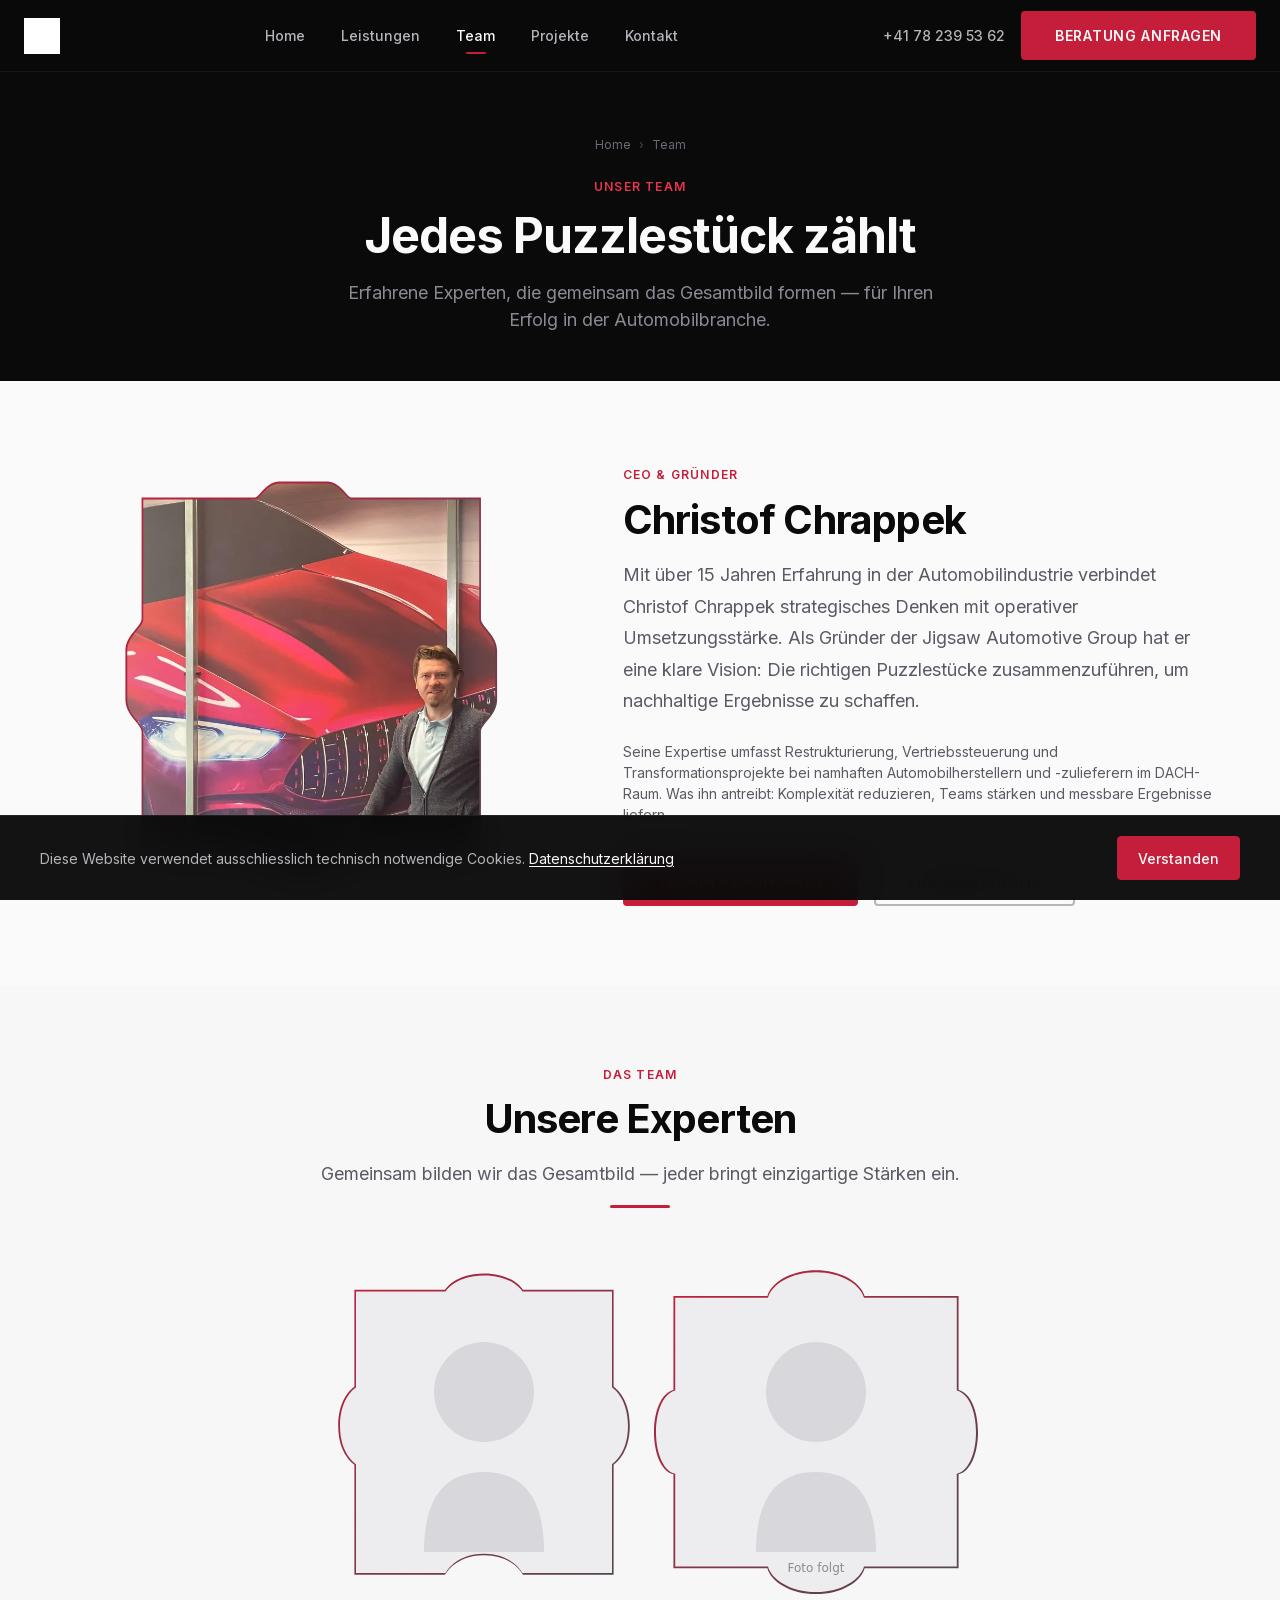
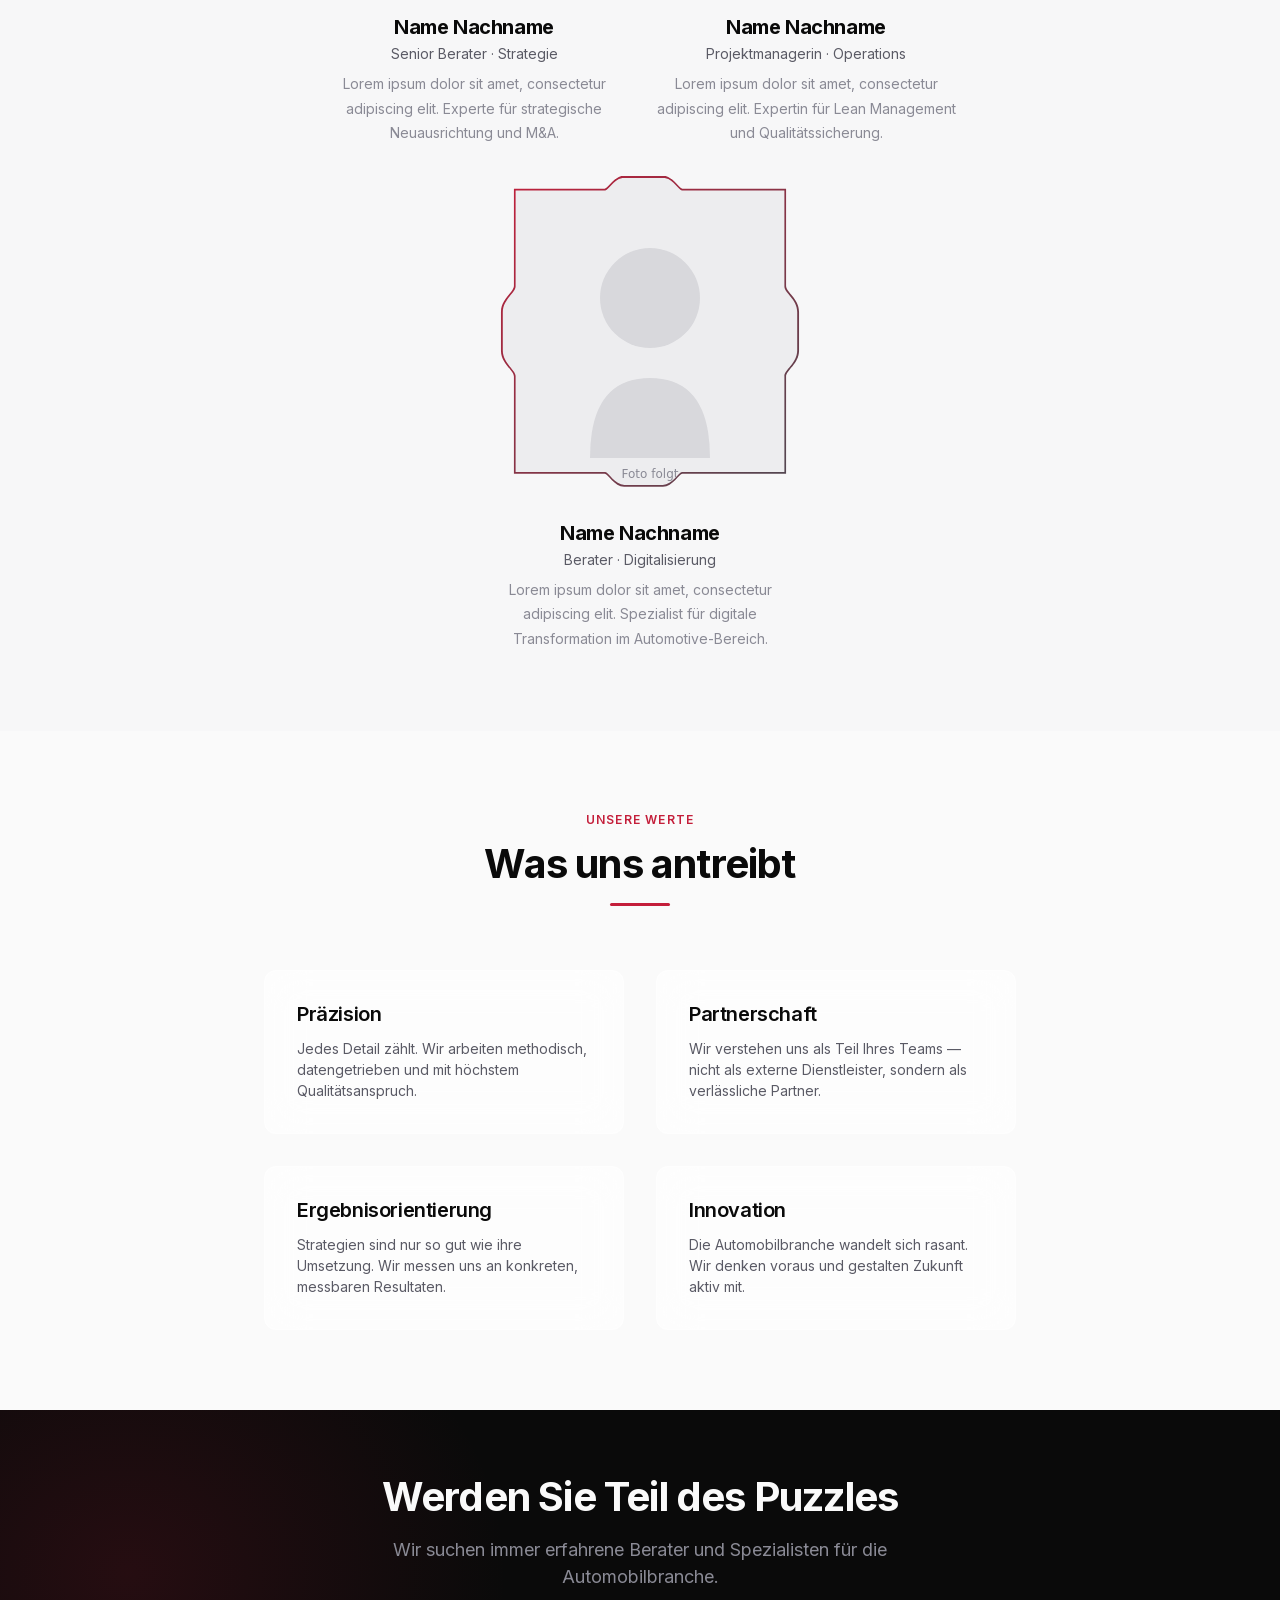
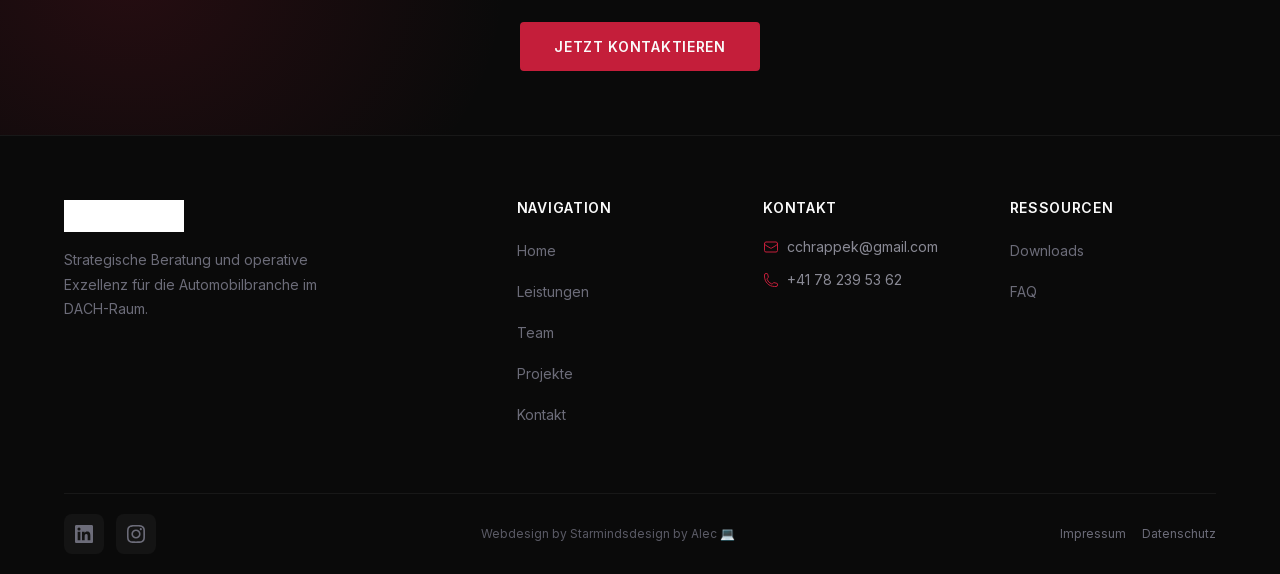
<file: team.html>
<!DOCTYPE html>
<html lang="de" dir="ltr">
<head>
  <meta charset="UTF-8">
  <meta name="viewport" content="width=device-width, initial-scale=1.0">
  <title>Team — Jigsaw Automotive Group | Unsere Experten</title>
  <meta name="description" content="Das Team der Jigsaw Automotive Group — erfahrene Berater und Experten für die Automobilbranche. Jedes Puzzlestück zählt.">
  <meta name="robots" content="index, follow">
  <link rel="canonical" href="https://jigsaw-automotive.github.io/team.html">
  <meta property="og:title" content="Unser Team — Jigsaw Automotive Group">
  <meta property="og:description" content="Erfahrene Berater und Experten für die Automobilbranche im DACH-Raum.">
  <meta property="og:type" content="website">
  <link rel="icon" type="image/png" href="assets/images/logo.png">
  <link rel="preload" href="assets/fonts/inter/Inter-Variable.woff2" as="font" type="font/woff2" crossorigin>
  <link rel="stylesheet" href="css/style.css">
  <script type="application/ld+json">
  {
    "@context": "https://schema.org",
    "@type": "AboutPage",
    "name": "Team — Jigsaw Automotive Group",
    "description": "Das Team der Jigsaw Automotive Group"
  }
  </script>
</head>
<body>
  <a href="#main" class="skip-link">Zum Inhalt springen</a>

  <svg width="0" height="0" aria-hidden="true" style="position:absolute">
    <defs>
      <clipPath id="puzzle-clip-1" clipPathUnits="objectBoundingBox"><path d="M 0.08,0.04 L 0.36,0.04 C 0.37,0.04 0.39,0.0 0.42,0.0 C 0.46,0.0 0.50,0.0 0.54,0.0 C 0.57,0.0 0.59,0.04 0.60,0.04 L 0.92,0.04 L 0.92,0.34 C 0.92,0.36 0.96,0.38 0.96,0.42 C 0.96,0.46 0.96,0.50 0.96,0.54 C 0.96,0.58 0.92,0.60 0.92,0.62 L 0.92,0.92 L 0.60,0.92 C 0.59,0.92 0.57,0.96 0.54,0.96 C 0.50,0.96 0.46,0.96 0.42,0.96 C 0.39,0.96 0.37,0.92 0.36,0.92 L 0.08,0.92 L 0.08,0.62 C 0.08,0.60 0.04,0.58 0.04,0.54 C 0.04,0.50 0.04,0.46 0.04,0.42 C 0.04,0.38 0.08,0.36 0.08,0.34 Z"/></clipPath>
      <clipPath id="puzzle-clip-2" clipPathUnits="objectBoundingBox"><path d="M 0.10,0.06 L 0.38,0.06 C 0.38,0.06 0.41,0.01 0.50,0.01 C 0.59,0.01 0.62,0.06 0.62,0.06 L 0.90,0.06 L 0.90,0.36 C 0.90,0.36 0.95,0.39 0.95,0.48 C 0.95,0.57 0.90,0.60 0.90,0.60 L 0.90,0.94 L 0.62,0.94 C 0.62,0.94 0.59,0.88 0.50,0.88 C 0.41,0.88 0.38,0.94 0.38,0.94 L 0.10,0.94 L 0.10,0.60 C 0.10,0.60 0.05,0.57 0.05,0.48 C 0.05,0.39 0.10,0.36 0.10,0.36 Z"/></clipPath>
      <clipPath id="puzzle-clip-3" clipPathUnits="objectBoundingBox"><path d="M 0.06,0.08 L 0.35,0.08 C 0.36,0.04 0.42,0.0 0.50,0.0 C 0.58,0.0 0.64,0.04 0.65,0.08 L 0.94,0.08 L 0.94,0.37 C 0.98,0.38 1.0,0.44 1.0,0.50 C 1.0,0.56 0.98,0.62 0.94,0.63 L 0.94,0.92 L 0.65,0.92 C 0.64,0.96 0.58,1.0 0.50,1.0 C 0.42,1.0 0.36,0.96 0.35,0.92 L 0.06,0.92 L 0.06,0.63 C 0.02,0.62 0.0,0.56 0.0,0.50 C 0.0,0.44 0.02,0.38 0.06,0.37 Z"/></clipPath>
    </defs>
  </svg>

  <header class="header" id="header" role="banner">
    <div class="header__inner">
      <a href="index.html" class="header__logo" aria-label="Jigsaw Automotive Group — Startseite">
        <img src="assets/images/logo.png" alt="Jigsaw Automotive Group Logo" width="120" height="36" loading="eager">
      </a>
      <nav class="nav" id="main-nav" role="navigation" aria-label="Hauptnavigation">
        <a href="index.html" class="nav__link">Home</a>
        <a href="leistungen.html" class="nav__link">Leistungen</a>
        <a href="team.html" class="nav__link active" aria-current="page">Team</a>
        <a href="projekte.html" class="nav__link">Projekte</a>
        <a href="kontakt.html" class="nav__link">Kontakt</a>
      </nav>
      <div class="header__contact">
        <a href="tel:+41782395362" data-cms="phone" class="header__phone" aria-label="Anrufen: +41 78 239 53 62">
          <svg xmlns="http://www.w3.org/2000/svg" fill="none" viewBox="0 0 24 24" stroke-width="1.5" stroke="currentColor" aria-hidden="true"><path stroke-linecap="round" stroke-linejoin="round" d="M2.25 6.75c0 8.284 6.716 15 15 15h2.25a2.25 2.25 0 002.25-2.25v-1.372c0-.516-.351-.966-.852-1.091l-4.423-1.106c-.44-.11-.902.055-1.173.417l-.97 1.293c-.282.376-.769.542-1.21.38a12.035 12.035 0 01-7.143-7.143c-.162-.441.004-.928.38-1.21l1.293-.97c.363-.271.527-.734.417-1.173L6.963 3.102a1.125 1.125 0 00-1.091-.852H4.5A2.25 2.25 0 002.25 4.5v2.25z"/></svg>
          +41 78 239 53 62
        </a>
        <a href="kontakt.html" class="btn btn--primary hide-mobile">Beratung anfragen</a>
        <button class="menu-toggle" id="menu-toggle" aria-expanded="false" aria-controls="main-nav" aria-label="Menü öffnen">
          <span class="menu-toggle__bar" aria-hidden="true"></span>
        </button>
      </div>
    </div>
  </header>
  <div class="nav-overlay" id="nav-overlay" aria-hidden="true"></div>

  <main id="main" role="main">
    <section class="subpage-hero" aria-labelledby="page-title">
      <div class="container">
        <nav class="breadcrumb" aria-label="Breadcrumb">
          <a href="index.html">Home</a>
          <span class="breadcrumb__separator" aria-hidden="true">›</span>
          <span aria-current="page">Team</span>
        </nav>
        <span class="overline">Unser Team</span>
        <h1 id="page-title">Jedes Puzzlestück zählt</h1>
        <p>Erfahrene Experten, die gemeinsam das Gesamtbild formen — für Ihren Erfolg in der Automobilbranche.</p>
      </div>
    </section>

    <!-- CEO Section -->
    <section class="section" aria-labelledby="ceo-title">
      <div class="container">
        <div style="display:grid;grid-template-columns:1fr 1.2fr;gap:var(--space-16);align-items:center;" class="reveal">
          <div style="display:flex;justify-content:center;">
            <div class="puzzle-frame puzzle-frame--lg">
              <div class="puzzle-frame__border"></div>
              <img
                src="assets/images/christof-chrappek.webp"
                alt="Christof Chrappek — CEO und Gründer der Jigsaw Automotive Group, vor einem roten Premium-Sportwagen"
                class="puzzle-frame__image"
                width="400"
                height="400"
                loading="lazy"
              >
            </div>
          </div>
          <div>
            <span class="overline">CEO & Gründer</span>
            <h2 id="ceo-title" class="heading-section" style="margin:var(--space-3) 0 var(--space-4);">Christof Chrappek</h2>
            <p class="body-large" style="margin-bottom:var(--space-6);">
              Mit über 15 Jahren Erfahrung in der Automobilindustrie verbindet Christof Chrappek strategisches Denken mit operativer Umsetzungsstärke. Als Gründer der Jigsaw Automotive Group hat er eine klare Vision: Die richtigen Puzzlestücke zusammenzuführen, um nachhaltige Ergebnisse zu schaffen.
            </p>
            <p class="body-small" style="margin-bottom:var(--space-8);">
              Seine Expertise umfasst Restrukturierung, Vertriebssteuerung und Transformationsprojekte bei namhaften Automobilherstellern und -zulieferern im DACH-Raum. Was ihn antreibt: Komplexität reduzieren, Teams stärken und messbare Ergebnisse liefern.
            </p>
            <div style="display:flex;gap:var(--space-4);flex-wrap:wrap;">
              <a href="kontakt.html" class="btn btn--primary">Termin vereinbaren</a>
              <a href="https://www.linkedin.com/in/christof-chrappek" class="btn btn--outline-dark" target="_blank" rel="noopener noreferrer">LinkedIn-Profil</a>
            </div>
          </div>
        </div>
      </div>
    </section>

    <!-- Team Grid -->
    <section class="section section--alt" aria-labelledby="team-grid-title">
      <div class="container">
        <div class="section-header reveal">
          <span class="overline">Das Team</span>
          <h2 id="team-grid-title" class="heading-section">Unsere Experten</h2>
          <p class="body-large mt-4">Gemeinsam bilden wir das Gesamtbild — jeder bringt einzigartige Stärken ein.</p>
          <span class="accent-line"></span>
        </div>

        <div class="puzzle-team-grid reveal">
          <div class="puzzle-team-member">
            <div class="puzzle-frame puzzle-frame--v2">
              <div class="puzzle-frame__border"></div>
              <img src="assets/images/placeholder-team-2.svg" alt="Teammitglied — Position folgt" class="puzzle-frame__image" width="320" height="320" loading="lazy">
            </div>
            <div class="puzzle-team-member__info">
              <h3 class="puzzle-team-member__name">Name Nachname</h3>
              <p class="puzzle-team-member__role">Senior Berater · Strategie</p>
              <p class="puzzle-team-member__desc">Lorem ipsum dolor sit amet, consectetur adipiscing elit. Experte für strategische Neuausrichtung und M&A.</p>
            </div>
          </div>

          <div class="puzzle-team-member">
            <div class="puzzle-frame puzzle-frame--v3">
              <div class="puzzle-frame__border"></div>
              <img src="assets/images/placeholder-team-3.svg" alt="Teammitglied — Position folgt" class="puzzle-frame__image" width="320" height="320" loading="lazy">
            </div>
            <div class="puzzle-team-member__info">
              <h3 class="puzzle-team-member__name">Name Nachname</h3>
              <p class="puzzle-team-member__role">Projektmanagerin · Operations</p>
              <p class="puzzle-team-member__desc">Lorem ipsum dolor sit amet, consectetur adipiscing elit. Expertin für Lean Management und Qualitätssicherung.</p>
            </div>
          </div>

          <div class="puzzle-team-member">
            <div class="puzzle-frame">
              <div class="puzzle-frame__border"></div>
              <img src="assets/images/placeholder-team-4.svg" alt="Teammitglied — Position folgt" class="puzzle-frame__image" width="320" height="320" loading="lazy">
            </div>
            <div class="puzzle-team-member__info">
              <h3 class="puzzle-team-member__name">Name Nachname</h3>
              <p class="puzzle-team-member__role">Berater · Digitalisierung</p>
              <p class="puzzle-team-member__desc">Lorem ipsum dolor sit amet, consectetur adipiscing elit. Spezialist für digitale Transformation im Automotive-Bereich.</p>
            </div>
          </div>
        </div>
      </div>
    </section>

    <!-- Values -->
    <section class="section" aria-labelledby="values-title">
      <div class="container container--narrow">
        <div class="section-header reveal">
          <span class="overline">Unsere Werte</span>
          <h2 id="values-title" class="heading-section">Was uns antreibt</h2>
          <span class="accent-line"></span>
        </div>

        <div class="grid grid-2 reveal">
          <div class="glass-card">
            <h3 style="font-size:var(--font-size-lg);font-weight:var(--font-weight-semibold);margin-bottom:var(--space-3);">Präzision</h3>
            <p class="body-small">Jedes Detail zählt. Wir arbeiten methodisch, datengetrieben und mit höchstem Qualitätsanspruch.</p>
          </div>
          <div class="glass-card">
            <h3 style="font-size:var(--font-size-lg);font-weight:var(--font-weight-semibold);margin-bottom:var(--space-3);">Partnerschaft</h3>
            <p class="body-small">Wir verstehen uns als Teil Ihres Teams — nicht als externe Dienstleister, sondern als verlässliche Partner.</p>
          </div>
          <div class="glass-card">
            <h3 style="font-size:var(--font-size-lg);font-weight:var(--font-weight-semibold);margin-bottom:var(--space-3);">Ergebnisorientierung</h3>
            <p class="body-small">Strategien sind nur so gut wie ihre Umsetzung. Wir messen uns an konkreten, messbaren Resultaten.</p>
          </div>
          <div class="glass-card">
            <h3 style="font-size:var(--font-size-lg);font-weight:var(--font-weight-semibold);margin-bottom:var(--space-3);">Innovation</h3>
            <p class="body-small">Die Automobilbranche wandelt sich rasant. Wir denken voraus und gestalten Zukunft aktiv mit.</p>
          </div>
        </div>
      </div>
    </section>

    <section class="cta-banner" aria-labelledby="cta-title">
      <div class="container">
        <div class="reveal">
          <h2 id="cta-title" class="cta-banner__title">Werden Sie Teil des Puzzles</h2>
          <p class="cta-banner__text">Wir suchen immer erfahrene Berater und Spezialisten für die Automobilbranche.</p>
          <div class="cta-banner__actions">
            <a href="kontakt.html" class="btn btn--primary">Jetzt kontaktieren</a>
          </div>
        </div>
      </div>
    </section>
  </main>

  <footer class="footer" role="contentinfo">
    <div class="container">
      <div class="footer__main">
        <div class="footer__brand">
          <img src="assets/images/logo.png" alt="Jigsaw Automotive Group" class="footer__logo" width="120" height="32" loading="lazy">
          <p class="footer__brand-text">Strategische Beratung und operative Exzellenz für die Automobilbranche im DACH-Raum.</p>
        </div>
        <div><h3 class="footer__heading">Navigation</h3><nav class="footer__links" aria-label="Footer-Navigation"><a href="index.html" class="footer__link">Home</a><a href="leistungen.html" class="footer__link">Leistungen</a><a href="team.html" class="footer__link">Team</a><a href="projekte.html" class="footer__link">Projekte</a><a href="kontakt.html" class="footer__link">Kontakt</a></nav></div>
        <div><h3 class="footer__heading">Kontakt</h3><div class="footer__contact-item"><svg xmlns="http://www.w3.org/2000/svg" fill="none" viewBox="0 0 24 24" stroke-width="1.5" stroke="currentColor" aria-hidden="true"><path stroke-linecap="round" stroke-linejoin="round" d="M21.75 6.75v10.5a2.25 2.25 0 01-2.25 2.25h-15a2.25 2.25 0 01-2.25-2.25V6.75m19.5 0A2.25 2.25 0 0019.5 4.5h-15a2.25 2.25 0 00-2.25 2.25m19.5 0v.243a2.25 2.25 0 01-1.07 1.916l-7.5 4.615a2.25 2.25 0 01-2.36 0L3.32 8.91a2.25 2.25 0 01-1.07-1.916V6.75"/></svg><a href="mailto:cchrappek@gmail.com" data-cms="email" style="color:inherit;">cchrappek@gmail.com</a></div><div class="footer__contact-item"><svg xmlns="http://www.w3.org/2000/svg" fill="none" viewBox="0 0 24 24" stroke-width="1.5" stroke="currentColor" aria-hidden="true"><path stroke-linecap="round" stroke-linejoin="round" d="M2.25 6.75c0 8.284 6.716 15 15 15h2.25a2.25 2.25 0 002.25-2.25v-1.372c0-.516-.351-.966-.852-1.091l-4.423-1.106c-.44-.11-.902.055-1.173.417l-.97 1.293c-.282.376-.769.542-1.21.38a12.035 12.035 0 01-7.143-7.143c-.162-.441.004-.928.38-1.21l1.293-.97c.363-.271.527-.734.417-1.173L6.963 3.102a1.125 1.125 0 00-1.091-.852H4.5A2.25 2.25 0 002.25 4.5v2.25z"/></svg><a href="tel:+41782395362" data-cms="phone" style="color:inherit;">+41 78 239 53 62</a></div></div>
        <div><h3 class="footer__heading">Ressourcen</h3><div class="footer__links"><a href="index.html#downloads" class="footer__link">Downloads</a><a href="index.html#faq" class="footer__link">FAQ</a></div></div>
      </div>
      <div class="footer__bottom"><div class="footer__bottom-inner"><div class="footer__social"><a href="https://www.linkedin.com/company/jigsaw-automotive-group" class="footer__social-link" aria-label="LinkedIn" target="_blank" rel="noopener noreferrer"><svg xmlns="http://www.w3.org/2000/svg" viewBox="0 0 24 24" fill="currentColor" aria-hidden="true"><path d="M20.447 20.452h-3.554v-5.569c0-1.328-.027-3.037-1.852-3.037-1.853 0-2.136 1.445-2.136 2.939v5.667H9.351V9h3.414v1.561h.046c.477-.9 1.637-1.85 3.37-1.85 3.601 0 4.267 2.37 4.267 5.455v6.286zM5.337 7.433a2.062 2.062 0 01-2.063-2.065 2.064 2.064 0 112.063 2.065zm1.782 13.019H3.555V9h3.564v11.452zM22.225 0H1.771C.792 0 0 .774 0 1.729v20.542C0 23.227.792 24 1.771 24h20.451C23.2 24 24 23.227 24 22.271V1.729C24 .774 23.2 0 22.222 0h.003z"/></svg></a><a href="https://www.instagram.com/jigsaw_automotive" class="footer__social-link" aria-label="Instagram" target="_blank" rel="noopener noreferrer"><svg xmlns="http://www.w3.org/2000/svg" viewBox="0 0 24 24" fill="currentColor" aria-hidden="true"><path d="M12 0C8.74 0 8.333.015 7.053.072 5.775.132 4.905.333 4.14.63c-.789.306-1.459.717-2.126 1.384S.935 3.35.63 4.14C.333 4.905.131 5.775.072 7.053.012 8.333 0 8.74 0 12s.015 3.667.072 4.947c.06 1.277.261 2.148.558 2.913.306.788.717 1.459 1.384 2.126.667.666 1.336 1.079 2.126 1.384.766.296 1.636.499 2.913.558C8.333 23.988 8.74 24 12 24s3.667-.015 4.947-.072c1.277-.06 2.148-.262 2.913-.558.788-.306 1.459-.718 2.126-1.384.666-.667 1.079-1.335 1.384-2.126.296-.765.499-1.636.558-2.913.06-1.28.072-1.687.072-4.947s-.015-3.667-.072-4.947c-.06-1.277-.262-2.149-.558-2.913-.306-.789-.718-1.459-1.384-2.126C21.319 1.347 20.651.935 19.86.63c-.765-.297-1.636-.499-2.913-.558C15.667.012 15.26 0 12 0zm0 2.16c3.203 0 3.585.016 4.85.071 1.17.055 1.805.249 2.227.415.562.217.96.477 1.382.896.419.42.679.819.896 1.381.164.422.36 1.057.413 2.227.057 1.266.07 1.646.07 4.85s-.015 3.585-.074 4.85c-.061 1.17-.256 1.805-.421 2.227-.224.562-.479.96-.899 1.382-.419.419-.824.679-1.38.896-.42.164-1.065.36-2.235.413-1.274.057-1.649.07-4.859.07-3.211 0-3.586-.015-4.859-.074-1.171-.061-1.816-.256-2.236-.421-.569-.224-.96-.479-1.379-.899-.421-.419-.69-.824-.9-1.38-.165-.42-.359-1.065-.42-2.235-.045-1.26-.061-1.649-.061-4.844 0-3.196.016-3.586.061-4.861.061-1.17.255-1.814.42-2.234.21-.57.479-.96.9-1.381.419-.419.81-.689 1.379-.898.42-.166 1.051-.361 2.221-.421 1.275-.045 1.65-.06 4.859-.06l.045.03zm0 3.678a6.162 6.162 0 100 12.324 6.162 6.162 0 100-12.324zM12 16c-2.21 0-4-1.79-4-4s1.79-4 4-4 4 1.79 4 4-1.79 4-4 4zm7.846-10.405a1.441 1.441 0 11-2.882 0 1.441 1.441 0 012.882 0z"/></svg></a></div><div class="footer__credit">Webdesign by Starmindsdesign by Alec 💻</div><div class="footer__legal"><a href="impressum.html">Impressum</a><a href="datenschutz.html">Datenschutz</a></div></div></div>
    </div>
  </footer>

  <div class="cookie-banner" id="cookie-banner" role="dialog" aria-label="Cookie-Hinweis"><div class="cookie-banner__inner"><p class="cookie-banner__text">Diese Website verwendet ausschliesslich technisch notwendige Cookies. <a href="datenschutz.html">Datenschutzerklärung</a></p><div class="cookie-banner__actions"><button class="cookie-banner__btn cookie-banner__btn--accept" id="cookie-accept">Verstanden</button></div></div></div>

  <script src="js/main.js" defer></script>
</body>
</html>
</file>
<file: css/style.css>
/* =============================================
   JIGSAW AUTOMOTIVE GROUP
   Design System & Stylesheet
   Version 1.0
   License: Proprietary — Webdesign by Starmindsdesign by Alec
   ============================================= */

/* ===========================================
   1. CUSTOM PROPERTIES / DESIGN TOKENS
   =========================================== */
:root {
  /* Brand Colors */
  --color-black: #0a0a0a;
  --color-white: #fafafa;
  --color-red: #c41e3a;
  --color-red-dark: #9b1830;
  --color-red-light: #e8344f;

  /* Neutral Palette */
  --color-gray-50: #f7f7f8;
  --color-gray-100: #ededef;
  --color-gray-200: #d8d8dc;
  --color-gray-300: #b4b4bb;
  --color-gray-400: #8a8a95;
  --color-gray-500: #6c6c79;
  --color-gray-600: #5a5a65;
  --color-gray-700: #4a4a53;
  --color-gray-800: #3a3a42;
  --color-gray-900: #1a1a1f;

  /* Semantic Colors */
  --color-bg-primary: var(--color-white);
  --color-bg-secondary: var(--color-gray-50);
  --color-bg-dark: var(--color-black);
  --color-bg-card: #ffffff;
  --color-text-primary: var(--color-black);
  --color-text-secondary: var(--color-gray-600);
  --color-text-muted: var(--color-gray-400);
  --color-text-inverse: var(--color-white);
  --color-accent: var(--color-red);
  --color-accent-hover: var(--color-red-dark);
  --color-border: var(--color-gray-200);
  --color-border-light: var(--color-gray-100);

  /* Typography */
  --font-family: 'Inter', -apple-system, BlinkMacSystemFont, 'Segoe UI', Roboto, Oxygen, Ubuntu, sans-serif;
  --font-size-xs: 0.75rem;
  --font-size-sm: 0.875rem;
  --font-size-base: 1rem;
  --font-size-md: 1.125rem;
  --font-size-lg: 1.25rem;
  --font-size-xl: 1.5rem;
  --font-size-2xl: 2rem;
  --font-size-3xl: 2.5rem;
  --font-size-4xl: 3rem;
  --font-size-5xl: 3.75rem;
  --font-weight-regular: 400;
  --font-weight-medium: 500;
  --font-weight-semibold: 600;
  --font-weight-bold: 700;
  --line-height-tight: 1.15;
  --line-height-normal: 1.5;
  --line-height-relaxed: 1.75;
  --letter-spacing-tight: -0.02em;
  --letter-spacing-normal: 0;
  --letter-spacing-wide: 0.05em;
  --letter-spacing-wider: 0.1em;

  /* Spacing */
  --space-1: 0.25rem;
  --space-2: 0.5rem;
  --space-3: 0.75rem;
  --space-4: 1rem;
  --space-5: 1.25rem;
  --space-6: 1.5rem;
  --space-8: 2rem;
  --space-10: 2.5rem;
  --space-12: 3rem;
  --space-16: 4rem;
  --space-20: 5rem;
  --space-24: 6rem;
  --space-32: 8rem;

  /* Layout */
  --max-width: 1200px;
  --max-width-narrow: 800px;
  --max-width-wide: 1400px;
  --header-height: 72px;
  --header-height-scrolled: 60px;

  /* Borders */
  --radius-sm: 4px;
  --radius-md: 8px;
  --radius-lg: 12px;
  --radius-xl: 16px;
  --radius-full: 9999px;

  /* Shadows */
  --shadow-sm: 0 1px 3px rgba(0, 0, 0, 0.08);
  --shadow-md: 0 4px 12px rgba(0, 0, 0, 0.1);
  --shadow-lg: 0 8px 30px rgba(0, 0, 0, 0.12);
  --shadow-xl: 0 16px 50px rgba(0, 0, 0, 0.16);
  --shadow-red: 0 4px 20px rgba(196, 30, 58, 0.25);

  /* Transitions */
  --transition-fast: 150ms ease;
  --transition-base: 300ms ease;
  --transition-slow: 500ms ease;
  --transition-smooth: 300ms cubic-bezier(0.4, 0, 0.2, 1);

  /* Glass Effect */
  --glass-bg: rgba(255, 255, 255, 0.08);
  --glass-bg-light: rgba(255, 255, 255, 0.65);
  --glass-border: rgba(255, 255, 255, 0.15);
  --glass-border-light: rgba(255, 255, 255, 0.3);
  --glass-blur: 20px;
  --glass-blur-strong: 40px;

  /* Z-Index Scale */
  --z-base: 1;
  --z-dropdown: 100;
  --z-sticky: 200;
  --z-header: 500;
  --z-overlay: 800;
  --z-modal: 900;
  --z-cookie: 950;
  --z-max: 1000;
}

/* ===========================================
   2. FONT DECLARATIONS (Locally Hosted)
   Font: Inter — License: SIL Open Font License 1.1
   =========================================== */
@font-face {
  font-family: 'Inter';
  font-style: normal;
  font-weight: 400 700;
  font-display: swap;
  src: url('../assets/fonts/inter/Inter-Variable.woff2') format('woff2');
}

/* ===========================================
   3. CSS RESET / BASE
   =========================================== */
*,
*::before,
*::after {
  box-sizing: border-box;
  margin: 0;
  padding: 0;
}

html {
  font-size: 100%;
  scroll-behavior: smooth;
  -webkit-text-size-adjust: 100%;
  text-size-adjust: 100%;
  scroll-padding-top: calc(var(--header-height) + var(--space-8));
}

@media (prefers-reduced-motion: reduce) {
  html {
    scroll-behavior: auto;
  }
  *,
  *::before,
  *::after {
    animation-duration: 0.01ms !important;
    animation-iteration-count: 1 !important;
    transition-duration: 0.01ms !important;
  }
}

body {
  font-family: var(--font-family);
  font-size: var(--font-size-base);
  font-weight: var(--font-weight-regular);
  line-height: var(--line-height-normal);
  color: var(--color-text-primary);
  background-color: var(--color-bg-primary);
  -webkit-font-smoothing: antialiased;
  -moz-osx-font-smoothing: grayscale;
  overflow-x: hidden;
}

img,
picture,
video,
canvas,
svg {
  display: block;
  max-width: 100%;
  height: auto;
}

input,
button,
textarea,
select {
  font: inherit;
  color: inherit;
}

a {
  color: inherit;
  text-decoration: none;
}

ul,
ol {
  list-style: none;
}

h1, h2, h3, h4, h5, h6 {
  overflow-wrap: break-word;
  font-weight: var(--font-weight-bold);
  line-height: var(--line-height-tight);
  letter-spacing: var(--letter-spacing-tight);
}

p {
  overflow-wrap: break-word;
}

/* Focus Styles — Accessibility */
:focus-visible {
  outline: 3px solid var(--color-accent);
  outline-offset: 3px;
  border-radius: var(--radius-sm);
}

/* Skip to Content Link */
.skip-link {
  position: absolute;
  top: -100%;
  left: var(--space-4);
  z-index: var(--z-max);
  padding: var(--space-3) var(--space-6);
  background: var(--color-accent);
  color: var(--color-white);
  font-weight: var(--font-weight-semibold);
  border-radius: 0 0 var(--radius-md) var(--radius-md);
  transition: top var(--transition-fast);
}

.skip-link:focus {
  top: 0;
}

/* ===========================================
   4. TYPOGRAPHY
   =========================================== */
.text-xs { font-size: var(--font-size-xs); }
.text-sm { font-size: var(--font-size-sm); }
.text-base { font-size: var(--font-size-base); }
.text-md { font-size: var(--font-size-md); }
.text-lg { font-size: var(--font-size-lg); }
.text-xl { font-size: var(--font-size-xl); }
.text-2xl { font-size: var(--font-size-2xl); }
.text-3xl { font-size: var(--font-size-3xl); }
.text-4xl { font-size: var(--font-size-4xl); }

.heading-display {
  font-size: clamp(var(--font-size-3xl), 5vw, var(--font-size-5xl));
  font-weight: var(--font-weight-bold);
  line-height: var(--line-height-tight);
  letter-spacing: var(--letter-spacing-tight);
}

.heading-section {
  font-size: clamp(var(--font-size-2xl), 3.5vw, var(--font-size-3xl));
  font-weight: var(--font-weight-bold);
  line-height: var(--line-height-tight);
  letter-spacing: var(--letter-spacing-tight);
}

.heading-sub {
  font-size: clamp(var(--font-size-lg), 2vw, var(--font-size-xl));
  font-weight: var(--font-weight-semibold);
}

.overline {
  font-size: var(--font-size-xs);
  font-weight: var(--font-weight-semibold);
  letter-spacing: var(--letter-spacing-wider);
  text-transform: uppercase;
  color: var(--color-accent);
}

.body-large {
  font-size: var(--font-size-md);
  line-height: var(--line-height-relaxed);
  color: var(--color-text-secondary);
}

.body-small {
  font-size: var(--font-size-sm);
  line-height: var(--line-height-normal);
  color: var(--color-text-secondary);
}

/* ===========================================
   5. LAYOUT
   =========================================== */
.container {
  width: 100%;
  max-width: var(--max-width);
  margin: 0 auto;
  padding: 0 var(--space-6);
}

.container--narrow {
  max-width: var(--max-width-narrow);
}

.container--wide {
  max-width: var(--max-width-wide);
}

.section {
  padding: var(--space-20) 0;
}

.section--dark {
  background-color: var(--color-bg-dark);
  color: var(--color-text-inverse);
}

.section--dark .body-large,
.section--dark .body-small,
.section--dark .overline {
  color: var(--color-gray-300);
}

.section--dark .overline {
  color: var(--color-red-light);
}

.section--alt {
  background-color: var(--color-bg-secondary);
}

.section-header {
  text-align: center;
  max-width: 700px;
  margin: 0 auto var(--space-16);
}

.section-header .overline {
  margin-bottom: var(--space-3);
  display: block;
}

.section-header .heading-section {
  margin-bottom: var(--space-4);
}

.grid {
  display: grid;
  gap: var(--space-8);
}

.grid-2 { grid-template-columns: repeat(2, 1fr); }
.grid-3 { grid-template-columns: repeat(3, 1fr); }
.grid-4 { grid-template-columns: repeat(4, 1fr); }

@media (max-width: 1024px) {
  .grid-4 { grid-template-columns: repeat(2, 1fr); }
  .grid-3 { grid-template-columns: repeat(2, 1fr); }
}

@media (max-width: 640px) {
  .grid-2,
  .grid-3,
  .grid-4 {
    grid-template-columns: 1fr;
  }
}

.flex-center {
  display: flex;
  align-items: center;
  justify-content: center;
}

.flex-between {
  display: flex;
  align-items: center;
  justify-content: space-between;
}

/* ===========================================
   6. HEADER / NAVIGATION
   =========================================== */
.header {
  position: fixed;
  top: 0;
  left: 0;
  right: 0;
  z-index: var(--z-header);
  height: var(--header-height);
  transition: all var(--transition-base);
  background: rgba(10, 10, 10, 0.92);
  backdrop-filter: blur(var(--glass-blur));
  -webkit-backdrop-filter: blur(var(--glass-blur));
  border-bottom: 1px solid rgba(255, 255, 255, 0.06);
}

.header.scrolled {
  height: var(--header-height-scrolled);
  background: rgba(10, 10, 10, 0.97);
  box-shadow: 0 2px 20px rgba(0, 0, 0, 0.3);
}

.header__inner {
  display: flex;
  align-items: center;
  justify-content: space-between;
  height: 100%;
  max-width: var(--max-width-wide);
  margin: 0 auto;
  padding: 0 var(--space-6);
}

.header__logo {
  display: flex;
  align-items: center;
  gap: var(--space-3);
  flex-shrink: 0;
}

.header__logo img {
  height: 36px;
  width: auto;
  filter: brightness(0) invert(1);
  transition: height var(--transition-base);
}

.header.scrolled .header__logo img {
  height: 30px;
}

.header__logo-text {
  color: var(--color-white);
  font-size: var(--font-size-sm);
  font-weight: var(--font-weight-bold);
  letter-spacing: var(--letter-spacing-wide);
  text-transform: uppercase;
  line-height: 1.1;
}

.header__logo-text span {
  display: block;
  font-size: var(--font-size-xs);
  font-weight: var(--font-weight-regular);
  letter-spacing: var(--letter-spacing-wider);
  opacity: 0.6;
}

.nav {
  display: flex;
  align-items: center;
  gap: var(--space-1);
}

.nav__link {
  color: var(--color-gray-300);
  font-size: var(--font-size-sm);
  font-weight: var(--font-weight-medium);
  padding: var(--space-2) var(--space-4);
  border-radius: var(--radius-md);
  transition: all var(--transition-fast);
  position: relative;
  white-space: nowrap;
}

.nav__link:hover,
.nav__link:focus-visible {
  color: var(--color-white);
  background: rgba(255, 255, 255, 0.06);
}

.nav__link.active {
  color: var(--color-white);
}

.nav__link.active::after {
  content: '';
  position: absolute;
  bottom: 0;
  left: 50%;
  transform: translateX(-50%);
  width: 20px;
  height: 2px;
  background: var(--color-accent);
  border-radius: var(--radius-full);
}

.header__contact {
  display: flex;
  align-items: center;
  gap: var(--space-4);
}

.header__phone {
  color: var(--color-gray-300);
  font-size: var(--font-size-sm);
  font-weight: var(--font-weight-medium);
  display: none;
}

@media (min-width: 1200px) {
  .header__phone {
    display: flex;
    align-items: center;
    gap: var(--space-2);
  }
}

.header__phone:hover {
  color: var(--color-white);
}

.header__phone svg {
  width: 16px;
  height: 16px;
  flex-shrink: 0;
}

/* Mobile Menu Button */
.menu-toggle {
  display: none;
  background: none;
  border: none;
  cursor: pointer;
  padding: var(--space-2);
  color: var(--color-white);
  z-index: var(--z-max);
  width: 44px;
  height: 44px;
  align-items: center;
  justify-content: center;
}

.menu-toggle__bar {
  display: block;
  width: 24px;
  height: 2px;
  background: currentColor;
  transition: all var(--transition-base);
  position: relative;
}

.menu-toggle__bar::before,
.menu-toggle__bar::after {
  content: '';
  position: absolute;
  left: 0;
  width: 100%;
  height: 2px;
  background: currentColor;
  transition: all var(--transition-base);
}

.menu-toggle__bar::before { top: -7px; }
.menu-toggle__bar::after { top: 7px; }

.menu-toggle[aria-expanded="true"] .menu-toggle__bar {
  background: transparent;
}

.menu-toggle[aria-expanded="true"] .menu-toggle__bar::before {
  top: 0;
  transform: rotate(45deg);
}

.menu-toggle[aria-expanded="true"] .menu-toggle__bar::after {
  top: 0;
  transform: rotate(-45deg);
}

@media (max-width: 960px) {
  .menu-toggle {
    display: flex;
  }

  .nav {
    position: fixed;
    top: 0;
    right: -100%;
    width: min(320px, 85vw);
    height: 100vh;
    height: 100dvh;
    flex-direction: column;
    justify-content: center;
    gap: var(--space-2);
    padding: var(--space-16) var(--space-8);
    background: rgba(10, 10, 10, 0.98);
    backdrop-filter: blur(var(--glass-blur-strong));
    -webkit-backdrop-filter: blur(var(--glass-blur-strong));
    transition: right var(--transition-slow);
    overflow-y: auto;
  }

  .nav.open {
    right: 0;
  }

  .nav__link {
    font-size: var(--font-size-lg);
    padding: var(--space-3) var(--space-6);
    width: 100%;
    text-align: left;
  }
}

/* Mobile overlay */
.nav-overlay {
  display: none;
  position: fixed;
  inset: 0;
  background: rgba(0, 0, 0, 0.6);
  z-index: calc(var(--z-header) - 1);
  opacity: 0;
  transition: opacity var(--transition-base);
}

.nav-overlay.active {
  display: block;
  opacity: 1;
}

/* ===========================================
   7. BUTTONS / CTAs
   =========================================== */
.btn {
  display: inline-flex;
  align-items: center;
  justify-content: center;
  gap: var(--space-2);
  padding: var(--space-3) var(--space-8);
  font-size: var(--font-size-sm);
  font-weight: var(--font-weight-semibold);
  letter-spacing: var(--letter-spacing-wide);
  text-transform: uppercase;
  border: 2px solid transparent;
  border-radius: var(--radius-sm);
  cursor: pointer;
  transition: all var(--transition-smooth);
  min-height: 48px;
  min-width: 44px;
  text-decoration: none;
  white-space: nowrap;
}

.btn--primary {
  background: var(--color-accent);
  color: var(--color-white);
  border-color: var(--color-accent);
}

.btn--primary:hover,
.btn--primary:focus-visible {
  background: var(--color-accent-hover);
  border-color: var(--color-accent-hover);
  box-shadow: var(--shadow-red);
  transform: translateY(-1px);
}

.btn--outline {
  background: transparent;
  color: var(--color-white);
  border-color: rgba(255, 255, 255, 0.3);
}

.btn--outline:hover,
.btn--outline:focus-visible {
  border-color: var(--color-white);
  background: rgba(255, 255, 255, 0.06);
}

.btn--outline-dark {
  background: transparent;
  color: var(--color-black);
  border-color: var(--color-gray-300);
}

.btn--outline-dark:hover,
.btn--outline-dark:focus-visible {
  border-color: var(--color-black);
  background: var(--color-gray-50);
}

.btn--ghost {
  background: transparent;
  color: var(--color-accent);
  padding: var(--space-2) var(--space-4);
}

.btn--ghost:hover {
  background: rgba(196, 30, 58, 0.06);
}

.btn svg {
  width: 18px;
  height: 18px;
  flex-shrink: 0;
}

/* ===========================================
   8. HERO SECTION
   =========================================== */
.hero {
  position: relative;
  min-height: 100vh;
  min-height: 100dvh;
  display: flex;
  align-items: center;
  background: var(--color-bg-dark);
  overflow: hidden;
  padding-top: var(--header-height);
}

.hero__bg {
  position: absolute;
  inset: 0;
  z-index: 0;
}

.hero__bg::after {
  content: '';
  position: absolute;
  inset: 0;
  background: linear-gradient(
    135deg,
    rgba(10, 10, 10, 0.95) 0%,
    rgba(10, 10, 10, 0.7) 50%,
    rgba(10, 10, 10, 0.4) 100%
  );
}

.hero__bg-image {
  width: 100%;
  height: 100%;
  object-fit: cover;
  object-position: center;
}

.hero__content {
  position: relative;
  z-index: var(--z-base);
  max-width: var(--max-width);
  margin: 0 auto;
  padding: var(--space-12) var(--space-6);
  display: grid;
  grid-template-columns: 1fr 1fr;
  gap: var(--space-16);
  align-items: center;
}

.hero__text {
  max-width: 560px;
}

.hero__overline {
  display: inline-flex;
  align-items: center;
  gap: var(--space-2);
  font-size: var(--font-size-xs);
  font-weight: var(--font-weight-semibold);
  letter-spacing: var(--letter-spacing-wider);
  text-transform: uppercase;
  color: var(--color-red-light);
  margin-bottom: var(--space-6);
}

.hero__overline::before {
  content: '';
  width: 24px;
  height: 2px;
  background: var(--color-accent);
}

.hero__title {
  font-size: clamp(2.25rem, 5vw, 3.75rem);
  font-weight: var(--font-weight-bold);
  line-height: var(--line-height-tight);
  letter-spacing: var(--letter-spacing-tight);
  color: var(--color-white);
  margin-bottom: var(--space-6);
}

.hero__title .accent {
  color: var(--color-accent);
}

.hero__description {
  font-size: var(--font-size-md);
  line-height: var(--line-height-relaxed);
  color: var(--color-gray-300);
  margin-bottom: var(--space-10);
  max-width: 480px;
}

.hero__actions {
  display: flex;
  gap: var(--space-4);
  flex-wrap: wrap;
}

.hero__visual {
  display: flex;
  justify-content: center;
  align-items: center;
  position: relative;
}

/* Hero scroll indicator */
.hero__scroll {
  position: absolute;
  bottom: var(--space-10);
  left: 50%;
  transform: translateX(-50%);
  z-index: var(--z-base);
  display: flex;
  flex-direction: column;
  align-items: center;
  gap: var(--space-2);
  color: var(--color-gray-400);
  font-size: var(--font-size-xs);
  letter-spacing: var(--letter-spacing-wider);
  text-transform: uppercase;
}

.hero__scroll-line {
  width: 1px;
  height: 40px;
  background: linear-gradient(to bottom, var(--color-gray-400), transparent);
  animation: scrollPulse 2s ease-in-out infinite;
}

@keyframes scrollPulse {
  0%, 100% { opacity: 0.3; transform: scaleY(0.5); }
  50% { opacity: 1; transform: scaleY(1); }
}

@media (max-width: 960px) {
  .hero__content {
    grid-template-columns: 1fr;
    text-align: center;
    padding-top: var(--space-16);
  }

  .hero__text {
    max-width: 100%;
    order: 2;
  }

  .hero__description {
    max-width: 100%;
  }

  .hero__visual {
    order: 1;
  }

  .hero__actions {
    justify-content: center;
  }

  .hero__overline::before {
    display: none;
  }
}

/* ===========================================
   9. PUZZLE PIECE COMPONENTS
   =========================================== */

/* SVG Clip Path Definitions are in HTML */

.puzzle-frame {
  position: relative;
  width: 320px;
  height: 320px;
  flex-shrink: 0;
}

.puzzle-frame--lg {
  width: 400px;
  height: 400px;
}

.puzzle-frame--sm {
  width: 240px;
  height: 240px;
}

.puzzle-frame__image {
  width: 100%;
  height: 100%;
  object-fit: cover;
  object-position: center top;
  clip-path: url(#puzzle-clip-1);
  transition: transform var(--transition-slow);
}

.puzzle-frame:hover .puzzle-frame__image {
  transform: scale(1.05);
}

.puzzle-frame__border {
  position: absolute;
  inset: -2px;
  clip-path: url(#puzzle-clip-1);
  background: linear-gradient(135deg, var(--color-accent), var(--color-gray-700));
  z-index: -1;
}

/* Puzzle variant 2 */
.puzzle-frame--v2 .puzzle-frame__image,
.puzzle-frame--v2 .puzzle-frame__border {
  clip-path: url(#puzzle-clip-2);
}

/* Puzzle variant 3 */
.puzzle-frame--v3 .puzzle-frame__image,
.puzzle-frame--v3 .puzzle-frame__border {
  clip-path: url(#puzzle-clip-3);
}

/* Team puzzle grid */
.puzzle-team-grid {
  display: flex;
  flex-wrap: wrap;
  justify-content: center;
  gap: var(--space-8);
  max-width: 900px;
  margin: 0 auto;
}

.puzzle-team-member {
  text-align: center;
  max-width: 300px;
}

.puzzle-team-member__info {
  margin-top: var(--space-6);
}

.puzzle-team-member__name {
  font-size: var(--font-size-lg);
  font-weight: var(--font-weight-bold);
  margin-bottom: var(--space-1);
}

.puzzle-team-member__role {
  font-size: var(--font-size-sm);
  color: var(--color-text-secondary);
  margin-bottom: var(--space-2);
}

.puzzle-team-member__desc {
  font-size: var(--font-size-sm);
  color: var(--color-text-muted);
  line-height: var(--line-height-relaxed);
}

@media (max-width: 640px) {
  .puzzle-frame {
    width: 240px;
    height: 240px;
  }

  .puzzle-frame--lg {
    width: 280px;
    height: 280px;
  }

  .puzzle-frame--sm {
    width: 180px;
    height: 180px;
  }
}

/* ===========================================
   10. LIQUID GLASS EFFECTS
   =========================================== */
.glass-card {
  background: var(--glass-bg-light);
  backdrop-filter: blur(var(--glass-blur));
  -webkit-backdrop-filter: blur(var(--glass-blur));
  border: 1px solid var(--glass-border-light);
  border-radius: var(--radius-lg);
  padding: var(--space-8);
  transition: all var(--transition-base);
}

.glass-card:hover {
  background: rgba(255, 255, 255, 0.75);
  border-color: rgba(255, 255, 255, 0.5);
  box-shadow: var(--shadow-lg);
  transform: translateY(-2px);
}

.glass-card--dark {
  background: rgba(255, 255, 255, 0.04);
  border-color: rgba(255, 255, 255, 0.08);
}

.glass-card--dark:hover {
  background: rgba(255, 255, 255, 0.08);
  border-color: rgba(255, 255, 255, 0.15);
}

.glass-badge {
  display: inline-flex;
  align-items: center;
  gap: var(--space-2);
  padding: var(--space-2) var(--space-4);
  background: rgba(255, 255, 255, 0.1);
  backdrop-filter: blur(10px);
  -webkit-backdrop-filter: blur(10px);
  border: 1px solid rgba(255, 255, 255, 0.15);
  border-radius: var(--radius-full);
  font-size: var(--font-size-xs);
  font-weight: var(--font-weight-medium);
  color: var(--color-white);
}

/* ===========================================
   11. CARDS
   =========================================== */
.card {
  background: var(--color-bg-card);
  border: 1px solid var(--color-border-light);
  border-radius: var(--radius-lg);
  padding: var(--space-8);
  transition: all var(--transition-base);
}

.card:hover {
  box-shadow: var(--shadow-md);
  border-color: var(--color-border);
  transform: translateY(-2px);
}

.card__icon {
  width: 48px;
  height: 48px;
  display: flex;
  align-items: center;
  justify-content: center;
  background: rgba(196, 30, 58, 0.08);
  border-radius: var(--radius-md);
  margin-bottom: var(--space-5);
  color: var(--color-accent);
}

.card__icon svg {
  width: 24px;
  height: 24px;
}

.card__title {
  font-size: var(--font-size-lg);
  font-weight: var(--font-weight-semibold);
  margin-bottom: var(--space-3);
}

.card__text {
  font-size: var(--font-size-sm);
  line-height: var(--line-height-relaxed);
  color: var(--color-text-secondary);
}

/* Service card with red accent line */
.card--service {
  position: relative;
  overflow: hidden;
}

.card--service::before {
  content: '';
  position: absolute;
  top: 0;
  left: 0;
  width: 100%;
  height: 3px;
  background: var(--color-accent);
  transform: scaleX(0);
  transform-origin: left;
  transition: transform var(--transition-base);
}

.card--service:hover::before {
  transform: scaleX(1);
}

/* Project card */
.card--project {
  padding: 0;
  overflow: hidden;
}

.card--project__image {
  width: 100%;
  height: 220px;
  object-fit: cover;
  border-bottom: 1px solid var(--color-border-light);
}

.card--project__content {
  padding: var(--space-6);
}

.card--project__tag {
  display: inline-block;
  padding: var(--space-1) var(--space-3);
  background: var(--color-gray-100);
  color: var(--color-gray-600);
  font-size: var(--font-size-xs);
  font-weight: var(--font-weight-medium);
  border-radius: var(--radius-full);
  margin-bottom: var(--space-3);
}

/* ===========================================
   12. STATS / TRUST SECTION
   =========================================== */
.stats {
  display: grid;
  grid-template-columns: repeat(4, 1fr);
  gap: var(--space-8);
  padding: var(--space-12) 0;
}

.stat {
  text-align: center;
}

.stat__number {
  font-size: clamp(var(--font-size-2xl), 4vw, var(--font-size-4xl));
  font-weight: var(--font-weight-bold);
  color: var(--color-accent);
  line-height: 1;
  margin-bottom: var(--space-2);
}

.stat__label {
  font-size: var(--font-size-sm);
  color: var(--color-gray-400);
  text-transform: uppercase;
  letter-spacing: var(--letter-spacing-wide);
  font-weight: var(--font-weight-medium);
}

@media (max-width: 768px) {
  .stats {
    grid-template-columns: repeat(2, 1fr);
  }
}

/* ===========================================
   13. FORMS
   =========================================== */
.form-group {
  margin-bottom: var(--space-5);
}

.form-label {
  display: block;
  font-size: var(--font-size-sm);
  font-weight: var(--font-weight-medium);
  margin-bottom: var(--space-2);
  color: var(--color-text-primary);
}

.form-label--required::after {
  content: ' *';
  color: var(--color-accent);
}

.form-input,
.form-textarea,
.form-select {
  width: 100%;
  padding: var(--space-3) var(--space-4);
  font-size: var(--font-size-base);
  border: 1px solid var(--color-border);
  border-radius: var(--radius-md);
  background: var(--color-bg-card);
  transition: all var(--transition-fast);
  min-height: 48px;
}

.form-input:focus,
.form-textarea:focus,
.form-select:focus {
  outline: none;
  border-color: var(--color-accent);
  box-shadow: 0 0 0 3px rgba(196, 30, 58, 0.12);
}

.form-textarea {
  min-height: 120px;
  resize: vertical;
}

.form-hint {
  font-size: var(--font-size-xs);
  color: var(--color-text-muted);
  margin-top: var(--space-1);
}

.form-error {
  font-size: var(--font-size-xs);
  color: var(--color-accent);
  margin-top: var(--space-1);
  display: none;
}

.form-group.error .form-input,
.form-group.error .form-textarea {
  border-color: var(--color-accent);
}

.form-group.error .form-error {
  display: block;
}

/* Honeypot - hidden from users, visible to bots */
.form-hp {
  position: absolute;
  left: -9999px;
  opacity: 0;
  height: 0;
  width: 0;
  overflow: hidden;
  pointer-events: none;
}

/* Checkbox / Consent */
.form-check {
  display: flex;
  align-items: flex-start;
  gap: var(--space-3);
  cursor: pointer;
}

.form-check input[type="checkbox"] {
  width: 20px;
  height: 20px;
  flex-shrink: 0;
  margin-top: 2px;
  accent-color: var(--color-accent);
  cursor: pointer;
}

.form-check__label {
  font-size: var(--font-size-sm);
  line-height: var(--line-height-normal);
  color: var(--color-text-secondary);
}

.form-check__label a {
  color: var(--color-accent);
  text-decoration: underline;
  text-underline-offset: 2px;
}

/* Form success/error messages */
.form-message {
  padding: var(--space-4) var(--space-6);
  border-radius: var(--radius-md);
  font-size: var(--font-size-sm);
  font-weight: var(--font-weight-medium);
  display: none;
  margin-top: var(--space-4);
}

.form-message--success {
  background: rgba(34, 197, 94, 0.1);
  color: #16a34a;
  border: 1px solid rgba(34, 197, 94, 0.2);
}

.form-message--error {
  background: rgba(196, 30, 58, 0.08);
  color: var(--color-accent);
  border: 1px solid rgba(196, 30, 58, 0.2);
}

/* ===========================================
   14. DOWNLOAD SECTION
   =========================================== */
.download-item {
  display: flex;
  align-items: center;
  justify-content: space-between;
  padding: var(--space-5) var(--space-6);
  background: var(--color-bg-card);
  border: 1px solid var(--color-border-light);
  border-radius: var(--radius-md);
  transition: all var(--transition-base);
  gap: var(--space-4);
}

.download-item:hover {
  border-color: var(--color-border);
  box-shadow: var(--shadow-sm);
}

.download-item__info {
  display: flex;
  align-items: center;
  gap: var(--space-4);
  min-width: 0;
}

.download-item__icon {
  width: 44px;
  height: 44px;
  display: flex;
  align-items: center;
  justify-content: center;
  background: rgba(196, 30, 58, 0.08);
  border-radius: var(--radius-md);
  color: var(--color-accent);
  flex-shrink: 0;
}

.download-item__icon svg {
  width: 20px;
  height: 20px;
}

.download-item__name {
  font-weight: var(--font-weight-medium);
  font-size: var(--font-size-sm);
  margin-bottom: var(--space-1);
}

.download-item__meta {
  font-size: var(--font-size-xs);
  color: var(--color-text-muted);
}

.download-item__action .btn {
  min-height: 40px;
  padding: var(--space-2) var(--space-5);
  font-size: var(--font-size-xs);
}

/* ===========================================
   15. TESTIMONIALS
   =========================================== */
.testimonial {
  padding: var(--space-8);
  background: var(--color-bg-card);
  border: 1px solid var(--color-border-light);
  border-radius: var(--radius-lg);
  position: relative;
}

.testimonial__quote {
  font-size: var(--font-size-md);
  font-style: italic;
  line-height: var(--line-height-relaxed);
  color: var(--color-text-primary);
  margin-bottom: var(--space-6);
}

.testimonial__quote::before {
  content: '\201C';
  font-size: 3rem;
  line-height: 0;
  color: var(--color-accent);
  opacity: 0.3;
  display: block;
  margin-bottom: var(--space-2);
}

.testimonial__author {
  display: flex;
  align-items: center;
  gap: var(--space-3);
}

.testimonial__author-avatar {
  width: 44px;
  height: 44px;
  border-radius: 50%;
  object-fit: cover;
  background: var(--color-gray-200);
}

.testimonial__author-name {
  font-weight: var(--font-weight-semibold);
  font-size: var(--font-size-sm);
}

.testimonial__author-title {
  font-size: var(--font-size-xs);
  color: var(--color-text-muted);
}

/* ===========================================
   16. FAQ
   =========================================== */
.faq-item {
  border-bottom: 1px solid var(--color-border-light);
}

.faq-item:last-child {
  border-bottom: none;
}

.faq-question {
  width: 100%;
  display: flex;
  align-items: center;
  justify-content: space-between;
  gap: var(--space-4);
  padding: var(--space-5) 0;
  background: none;
  border: none;
  cursor: pointer;
  font-size: var(--font-size-base);
  font-weight: var(--font-weight-semibold);
  text-align: left;
  color: var(--color-text-primary);
  transition: color var(--transition-fast);
  min-height: 48px;
}

.faq-question:hover {
  color: var(--color-accent);
}

.faq-question__icon {
  width: 24px;
  height: 24px;
  flex-shrink: 0;
  transition: transform var(--transition-base);
}

.faq-item.open .faq-question__icon {
  transform: rotate(45deg);
}

.faq-answer {
  max-height: 0;
  overflow: hidden;
  transition: max-height var(--transition-base), padding var(--transition-base);
}

.faq-item.open .faq-answer {
  max-height: 500px;
  padding-bottom: var(--space-5);
}

.faq-answer__content {
  font-size: var(--font-size-sm);
  line-height: var(--line-height-relaxed);
  color: var(--color-text-secondary);
}

/* ===========================================
   17. CTA BANNER
   =========================================== */
.cta-banner {
  position: relative;
  padding: var(--space-16) var(--space-6);
  background: var(--color-bg-dark);
  text-align: center;
  overflow: hidden;
}

.cta-banner::before {
  content: '';
  position: absolute;
  top: -50%;
  left: -20%;
  width: 60%;
  height: 200%;
  background: radial-gradient(ellipse, rgba(196, 30, 58, 0.15) 0%, transparent 70%);
  pointer-events: none;
}

.cta-banner__title {
  font-size: clamp(var(--font-size-2xl), 3.5vw, var(--font-size-3xl));
  color: var(--color-white);
  margin-bottom: var(--space-4);
  position: relative;
}

.cta-banner__text {
  font-size: var(--font-size-md);
  color: var(--color-gray-400);
  max-width: 600px;
  margin: 0 auto var(--space-8);
  position: relative;
}

.cta-banner__actions {
  display: flex;
  gap: var(--space-4);
  justify-content: center;
  flex-wrap: wrap;
  position: relative;
}

/* ===========================================
   18. FOOTER
   =========================================== */
.footer {
  background: var(--color-bg-dark);
  color: var(--color-gray-400);
  border-top: 1px solid rgba(255, 255, 255, 0.06);
}

.footer__main {
  padding: var(--space-16) 0;
  display: grid;
  grid-template-columns: 2fr 1fr 1fr 1fr;
  gap: var(--space-10);
}

.footer__brand {
  max-width: 300px;
}

.footer__logo {
  height: 32px;
  filter: brightness(0) invert(1);
  margin-bottom: var(--space-4);
}

.footer__brand-text {
  font-size: var(--font-size-sm);
  line-height: var(--line-height-relaxed);
  color: var(--color-gray-500);
  margin-bottom: var(--space-6);
}

.footer__heading {
  font-size: var(--font-size-sm);
  font-weight: var(--font-weight-semibold);
  color: var(--color-white);
  text-transform: uppercase;
  letter-spacing: var(--letter-spacing-wide);
  margin-bottom: var(--space-5);
}

.footer__links {
  display: flex;
  flex-direction: column;
  gap: var(--space-3);
}

.footer__link {
  font-size: var(--font-size-sm);
  color: var(--color-gray-500);
  transition: color var(--transition-fast);
  display: inline-block;
  padding: var(--space-1) 0;
}

.footer__link:hover {
  color: var(--color-white);
}

.footer__contact-item {
  display: flex;
  align-items: flex-start;
  gap: var(--space-2);
  font-size: var(--font-size-sm);
  margin-bottom: var(--space-3);
}

.footer__contact-item svg {
  width: 16px;
  height: 16px;
  margin-top: 3px;
  flex-shrink: 0;
  color: var(--color-accent);
}

/* Footer bottom bar */
.footer__bottom {
  padding: var(--space-5) 0;
  border-top: 1px solid rgba(255, 255, 255, 0.06);
}

.footer__bottom-inner {
  display: flex;
  align-items: center;
  justify-content: space-between;
  flex-wrap: wrap;
  gap: var(--space-4);
}

.footer__social {
  display: flex;
  gap: var(--space-3);
}

.footer__social-link {
  width: 40px;
  height: 40px;
  display: flex;
  align-items: center;
  justify-content: center;
  border-radius: var(--radius-md);
  color: var(--color-gray-500);
  transition: all var(--transition-fast);
  background: rgba(255, 255, 255, 0.04);
}

.footer__social-link:hover {
  color: var(--color-white);
  background: rgba(255, 255, 255, 0.08);
}

.footer__social-link svg {
  width: 18px;
  height: 18px;
}

.footer__credit {
  font-size: var(--font-size-xs);
  color: var(--color-gray-600);
  text-align: center;
}

.footer__legal {
  display: flex;
  gap: var(--space-4);
}

.footer__legal a {
  font-size: var(--font-size-xs);
  color: var(--color-gray-500);
  transition: color var(--transition-fast);
}

.footer__legal a:hover {
  color: var(--color-white);
}

@media (max-width: 960px) {
  .footer__main {
    grid-template-columns: 1fr 1fr;
  }

  .footer__brand {
    grid-column: span 2;
    max-width: 100%;
  }
}

@media (max-width: 640px) {
  .footer__main {
    grid-template-columns: 1fr;
  }

  .footer__brand {
    grid-column: span 1;
  }

  .footer__bottom-inner {
    flex-direction: column;
    text-align: center;
  }
}

/* ===========================================
   19. COOKIE BANNER
   =========================================== */
.cookie-banner {
  position: fixed;
  bottom: 0;
  left: 0;
  right: 0;
  z-index: var(--z-cookie);
  padding: var(--space-5) var(--space-6);
  background: rgba(10, 10, 10, 0.96);
  backdrop-filter: blur(var(--glass-blur));
  -webkit-backdrop-filter: blur(var(--glass-blur));
  border-top: 1px solid rgba(255, 255, 255, 0.08);
  transform: translateY(100%);
  transition: transform var(--transition-slow);
}

.cookie-banner.visible {
  transform: translateY(0);
}

.cookie-banner__inner {
  max-width: var(--max-width);
  margin: 0 auto;
  display: flex;
  align-items: center;
  justify-content: space-between;
  gap: var(--space-6);
  flex-wrap: wrap;
}

.cookie-banner__text {
  font-size: var(--font-size-sm);
  color: var(--color-gray-300);
  line-height: var(--line-height-normal);
  flex: 1;
  min-width: 250px;
}

.cookie-banner__text a {
  color: var(--color-white);
  text-decoration: underline;
  text-underline-offset: 2px;
}

.cookie-banner__actions {
  display: flex;
  gap: var(--space-3);
  flex-shrink: 0;
}

.cookie-banner__btn {
  padding: var(--space-2) var(--space-5);
  font-size: var(--font-size-sm);
  font-weight: var(--font-weight-medium);
  border: 1px solid rgba(255, 255, 255, 0.2);
  border-radius: var(--radius-sm);
  cursor: pointer;
  transition: all var(--transition-fast);
  min-height: 44px;
  min-width: 44px;
  background: transparent;
  color: var(--color-white);
}

.cookie-banner__btn:hover {
  border-color: var(--color-white);
  background: rgba(255, 255, 255, 0.06);
}

.cookie-banner__btn--accept {
  background: var(--color-accent);
  border-color: var(--color-accent);
}

.cookie-banner__btn--accept:hover {
  background: var(--color-accent-hover);
  border-color: var(--color-accent-hover);
}

/* ===========================================
   20. PAGE-SPECIFIC: LEGAL PAGES
   =========================================== */
.legal-page {
  padding-top: calc(var(--header-height) + var(--space-12));
  padding-bottom: var(--space-16);
}

.legal-page h1 {
  font-size: var(--font-size-3xl);
  margin-bottom: var(--space-8);
}

.legal-page h2 {
  font-size: var(--font-size-xl);
  margin-top: var(--space-10);
  margin-bottom: var(--space-4);
  padding-bottom: var(--space-3);
  border-bottom: 1px solid var(--color-border-light);
}

.legal-page h3 {
  font-size: var(--font-size-lg);
  margin-top: var(--space-6);
  margin-bottom: var(--space-3);
}

.legal-page p {
  margin-bottom: var(--space-4);
  line-height: var(--line-height-relaxed);
  color: var(--color-text-secondary);
}

.legal-page ul {
  list-style: disc;
  padding-left: var(--space-6);
  margin-bottom: var(--space-4);
}

.legal-page li {
  margin-bottom: var(--space-2);
  line-height: var(--line-height-relaxed);
  color: var(--color-text-secondary);
}

.legal-page a {
  color: var(--color-accent);
  text-decoration: underline;
  text-underline-offset: 2px;
}

.legal-placeholder {
  padding: var(--space-4) var(--space-6);
  background: rgba(196, 30, 58, 0.06);
  border-left: 3px solid var(--color-accent);
  border-radius: 0 var(--radius-md) var(--radius-md) 0;
  margin: var(--space-4) 0;
  font-size: var(--font-size-sm);
  color: var(--color-text-secondary);
}

/* ===========================================
   21. ANIMATIONS (Intersection Observer)
   =========================================== */
.reveal {
  opacity: 0;
  transform: translateY(30px);
  transition: opacity 0.6s ease, transform 0.6s ease;
}

.reveal.visible {
  opacity: 1;
  transform: translateY(0);
}

.reveal-delay-1 { transition-delay: 100ms; }
.reveal-delay-2 { transition-delay: 200ms; }
.reveal-delay-3 { transition-delay: 300ms; }
.reveal-delay-4 { transition-delay: 400ms; }

/* Red accent line animation */
.accent-line {
  display: block;
  width: 60px;
  height: 3px;
  background: var(--color-accent);
  margin: var(--space-4) auto var(--space-6);
  border-radius: var(--radius-full);
}

.section-header .accent-line {
  margin: var(--space-4) auto 0;
}

/* ===========================================
   22. UTILITIES
   =========================================== */
.sr-only {
  position: absolute;
  width: 1px;
  height: 1px;
  padding: 0;
  margin: -1px;
  overflow: hidden;
  clip: rect(0, 0, 0, 0);
  white-space: nowrap;
  border-width: 0;
}

.text-center { text-align: center; }
.text-left { text-align: left; }
.text-right { text-align: right; }

.mt-0 { margin-top: 0; }
.mt-4 { margin-top: var(--space-4); }
.mt-8 { margin-top: var(--space-8); }
.mt-12 { margin-top: var(--space-12); }
.mt-16 { margin-top: var(--space-16); }

.mb-0 { margin-bottom: 0; }
.mb-4 { margin-bottom: var(--space-4); }
.mb-8 { margin-bottom: var(--space-8); }
.mb-12 { margin-bottom: var(--space-12); }

.hide-mobile { display: block; }
.show-mobile { display: none; }

@media (max-width: 768px) {
  .hide-mobile { display: none !important; }
  .show-mobile { display: block !important; }
}

/* ===========================================
   23. SUBPAGE HERO (smaller hero for subpages)
   =========================================== */
.subpage-hero {
  padding-top: calc(var(--header-height) + var(--space-16));
  padding-bottom: var(--space-12);
  background: var(--color-bg-dark);
  color: var(--color-white);
  text-align: center;
}

.subpage-hero .overline {
  color: var(--color-red-light);
  margin-bottom: var(--space-3);
  display: block;
}

.subpage-hero h1 {
  font-size: clamp(var(--font-size-2xl), 4vw, var(--font-size-4xl));
  margin-bottom: var(--space-4);
}

.subpage-hero p {
  color: var(--color-gray-400);
  max-width: 600px;
  margin: 0 auto;
  font-size: var(--font-size-md);
}

/* Breadcrumb */
.breadcrumb {
  display: flex;
  align-items: center;
  gap: var(--space-2);
  font-size: var(--font-size-xs);
  color: var(--color-gray-500);
  margin-bottom: var(--space-6);
  justify-content: center;
}

.breadcrumb a {
  color: var(--color-gray-500);
  transition: color var(--transition-fast);
}

.breadcrumb a:hover {
  color: var(--color-white);
}

.breadcrumb__separator {
  color: var(--color-gray-700);
}

/* ===========================================
   24. APPOINTMENT BOOKING SECTION
   =========================================== */
.booking-embed {
  position: relative;
  width: 100%;
  max-width: 700px;
  margin: 0 auto;
  min-height: 400px;
  border-radius: var(--radius-lg);
  overflow: hidden;
  border: 1px solid var(--color-border);
  background: var(--color-bg-card);
}

.booking-placeholder {
  display: flex;
  flex-direction: column;
  align-items: center;
  justify-content: center;
  padding: var(--space-12) var(--space-8);
  text-align: center;
  min-height: 300px;
}

.booking-placeholder__icon {
  width: 64px;
  height: 64px;
  display: flex;
  align-items: center;
  justify-content: center;
  background: rgba(196, 30, 58, 0.08);
  border-radius: 50%;
  margin-bottom: var(--space-6);
  color: var(--color-accent);
}

.booking-placeholder__icon svg {
  width: 28px;
  height: 28px;
}

.booking-placeholder__title {
  font-size: var(--font-size-lg);
  font-weight: var(--font-weight-semibold);
  margin-bottom: var(--space-3);
}

.booking-placeholder__text {
  font-size: var(--font-size-sm);
  color: var(--color-text-secondary);
  margin-bottom: var(--space-6);
  max-width: 400px;
}

/* ===========================================
   25. PRINT STYLES
   =========================================== */
@media print {
  .header,
  .cookie-banner,
  .footer__social,
  .menu-toggle,
  .hero__scroll {
    display: none !important;
  }

  body {
    color: #000;
    background: #fff;
  }

  .hero {
    min-height: auto;
    background: #fff !important;
    color: #000;
    padding: 1rem 0;
  }

  .section {
    padding: 1rem 0;
    break-inside: avoid;
  }

  a {
    text-decoration: underline;
  }
}
</file>
<file: admin/admin.css>
/* =============================================
   Jigsaw Automotive Group — CMS Admin Stylesheet
   ============================================= */

.admin-body {
  background-color: #0f0f12;
  color: #ededef;
  font-family: var(--font-family);
  margin: 0;
  display: flex;
  flex-direction: column;
  min-height: 100vh;
}

.admin-header {
  background: rgba(10, 10, 10, 0.85);
  backdrop-filter: blur(12px);
  -webkit-backdrop-filter: blur(12px);
  border-bottom: 1px solid rgba(255, 255, 255, 0.08);
  position: sticky;
  top: 0;
  z-index: 100;
  padding: var(--space-4) 0;
}

.admin-header__inner {
  max-width: 1200px;
  margin: 0 auto;
  padding: 0 var(--space-6);
  display: flex;
  justify-content: space-between;
  align-items: center;
}

.admin-header__brand {
  display: flex;
  align-items: center;
  gap: var(--space-4);
}

.admin-logo {
  filter: brightness(0) invert(1);
}

.admin-header__title {
  font-size: var(--font-size-base);
  font-weight: var(--font-weight-semibold);
  color: var(--color-gray-400);
  border-left: 1px solid rgba(255, 255, 255, 0.15);
  padding-left: var(--space-4);
}

.admin-main {
  flex: 1;
  padding: var(--space-8) 0;
}

.admin-container {
  max-width: 1200px;
  margin: 0 auto;
  padding: 0 var(--space-6);
}

.admin-grid {
  display: grid;
  grid-template-columns: 240px 1fr;
  gap: var(--space-8);
  align-items: start;
}

@media (max-width: 768px) {
  .admin-grid {
    grid-template-columns: 1fr;
  }
}

/* Sidebar Navigation */
.admin-sidebar {
  background: rgba(26, 26, 31, 0.6);
  border: 1px solid rgba(255, 255, 255, 0.05);
  border-radius: var(--radius-lg);
  padding: var(--space-4);
  backdrop-filter: blur(8px);
  -webkit-backdrop-filter: blur(8px);
}

.admin-nav {
  display: flex;
  flex-direction: column;
  gap: var(--space-2);
}

.admin-nav__btn {
  display: flex;
  align-items: center;
  gap: var(--space-3);
  background: none;
  border: none;
  color: var(--color-gray-400);
  padding: var(--space-3) var(--space-4);
  border-radius: var(--radius-md);
  font-size: var(--font-size-sm);
  font-weight: var(--font-weight-semibold);
  text-align: left;
  cursor: pointer;
  transition: all 0.2s ease;
  width: 100%;
}

.admin-nav__btn svg {
  transition: transform 0.2s ease;
}

.admin-nav__btn:hover {
  background: rgba(255, 255, 255, 0.05);
  color: var(--color-white);
}

.admin-nav__btn.active {
  background: var(--color-red);
  color: var(--color-white);
}

.admin-nav__btn.active:hover {
  background: var(--color-red-dark);
}

/* Content Area */
.admin-content {
  background: rgba(26, 26, 31, 0.6);
  border: 1px solid rgba(255, 255, 255, 0.05);
  border-radius: var(--radius-lg);
  padding: var(--space-8);
  backdrop-filter: blur(8px);
  -webkit-backdrop-filter: blur(8px);
}

.admin-tab-content {
  display: none;
}

.admin-tab-content.active {
  display: block;
  animation: fadeIn 0.3s ease;
}

@keyframes fadeIn {
  from { opacity: 0; transform: translateY(4px); }
  to { opacity: 1; transform: translateY(0); }
}

.admin-tab-content h2 {
  font-size: var(--font-size-2xl);
  font-weight: var(--font-weight-bold);
  margin-top: 0;
  margin-bottom: var(--space-2);
  color: var(--color-white);
}

.admin-section-desc {
  color: var(--color-gray-400);
  font-size: var(--font-size-sm);
  margin-bottom: var(--space-8);
  line-height: var(--line-height-relaxed);
}

/* Module Grid */
.module-cards {
  display: grid;
  grid-template-columns: repeat(auto-fill, minmax(280px, 1fr));
  gap: var(--space-4);
}

.module-card {
  display: flex;
  gap: var(--space-4);
  background: rgba(10, 10, 10, 0.4);
  border: 1px solid rgba(255, 255, 255, 0.05);
  border-radius: var(--radius-md);
  padding: var(--space-5);
  cursor: pointer;
  position: relative;
  transition: all 0.2s ease;
  user-select: none;
}

.module-card:hover {
  border-color: rgba(255, 255, 255, 0.15);
  background: rgba(255, 255, 255, 0.02);
}

.module-card input {
  position: absolute;
  opacity: 0;
  cursor: pointer;
  height: 0;
  width: 0;
}

.module-card__checkbox {
  flex-shrink: 0;
  width: 20px;
  height: 20px;
  border: 2px solid rgba(255, 255, 255, 0.2);
  border-radius: var(--radius-sm);
  display: flex;
  align-items: center;
  justify-content: center;
  transition: all 0.2s ease;
  margin-top: 2px;
}

.module-card input:checked ~ .module-card__checkbox {
  border-color: var(--color-red);
  background: var(--color-red);
}

.module-card__checkbox::after {
  content: "";
  display: none;
  width: 5px;
  height: 10px;
  border: solid white;
  border-width: 0 2px 2px 0;
  transform: rotate(45deg) translate(-1px, -1px);
}

.module-card input:checked ~ .module-card__checkbox::after {
  display: block;
}

.module-card__info {
  display: flex;
  flex-direction: column;
  gap: var(--space-1);
}

.module-card__title {
  font-size: var(--font-size-base);
  font-weight: var(--font-weight-bold);
  color: var(--color-white);
}

.module-card__desc {
  font-size: var(--font-size-xs);
  color: var(--color-gray-400);
  line-height: var(--line-height-relaxed);
}

/* Forms styling in Admin */
.form-section {
  background: rgba(10, 10, 10, 0.3);
  border: 1px solid rgba(255, 255, 255, 0.03);
  border-radius: var(--radius-md);
  padding: var(--space-6);
  margin-bottom: var(--space-6);
}

.form-section h3 {
  font-size: var(--font-size-md);
  font-weight: var(--font-weight-bold);
  margin-top: 0;
  margin-bottom: var(--space-5);
  color: var(--color-red-light);
  border-bottom: 1px solid rgba(255, 255, 255, 0.05);
  padding-bottom: var(--space-2);
}

.form-grid {
  display: grid;
  grid-template-columns: 1fr 1fr;
  gap: var(--space-5);
}

@media (max-width: 640px) {
  .form-grid {
    grid-template-columns: 1fr;
  }
}

.admin-content .form-group {
  margin-bottom: var(--space-4);
  text-align: left;
}

.admin-content label {
  display: block;
  font-size: var(--font-size-xs);
  font-weight: var(--font-weight-semibold);
  color: var(--color-gray-300);
  margin-bottom: var(--space-2);
}

.admin-content input[type="text"],
.admin-content input[type="email"],
.admin-content input[type="password"],
.admin-content textarea {
  width: 100%;
  padding: var(--space-3) var(--space-4);
  background: #15151a;
  border: 1px solid rgba(255, 255, 255, 0.08);
  border-radius: var(--radius-sm);
  color: var(--color-white);
  font-family: var(--font-family);
  font-size: var(--font-size-sm);
  transition: all 0.2s ease;
  box-sizing: border-box;
}

.admin-content input:focus,
.admin-content textarea:focus {
  outline: none;
  border-color: var(--color-red);
  box-shadow: 0 0 0 2px rgba(196, 30, 58, 0.2);
}

.admin-actions {
  display: flex;
  gap: var(--space-4);
  justify-content: flex-end;
  border-top: 1px solid rgba(255, 255, 255, 0.08);
  padding-top: var(--space-6);
  margin-top: var(--space-8);
  flex-wrap: wrap;
}

.admin-footer {
  background: #0a0a0a;
  border-top: 1px solid rgba(255, 255, 255, 0.05);
  padding: var(--space-6) 0;
  text-align: center;
  color: var(--color-gray-500);
  font-size: var(--font-size-xs);
}

/* GitHub Sync Status Card */
.github-status {
  padding: var(--space-5);
  border-radius: var(--radius-md);
  margin-top: var(--space-6);
  border: 1px solid transparent;
}

.github-status.success {
  background: rgba(45, 164, 78, 0.1);
  border-color: rgba(45, 164, 78, 0.2);
  color: #56d364;
}

.github-status.error {
  background: rgba(248, 81, 73, 0.1);
  border-color: rgba(248, 81, 73, 0.2);
  color: #ff7b72;
}

.github-status.pending {
  background: rgba(240, 184, 0, 0.1);
  border-color: rgba(240, 184, 0, 0.2);
  color: #e3b341;
}

.github-status__title {
  font-weight: var(--font-weight-bold);
  font-size: var(--font-size-sm);
  margin-bottom: var(--space-1);
}

.github-status__message {
  font-size: var(--font-size-xs);
  line-height: var(--line-height-relaxed);
}
</file>
